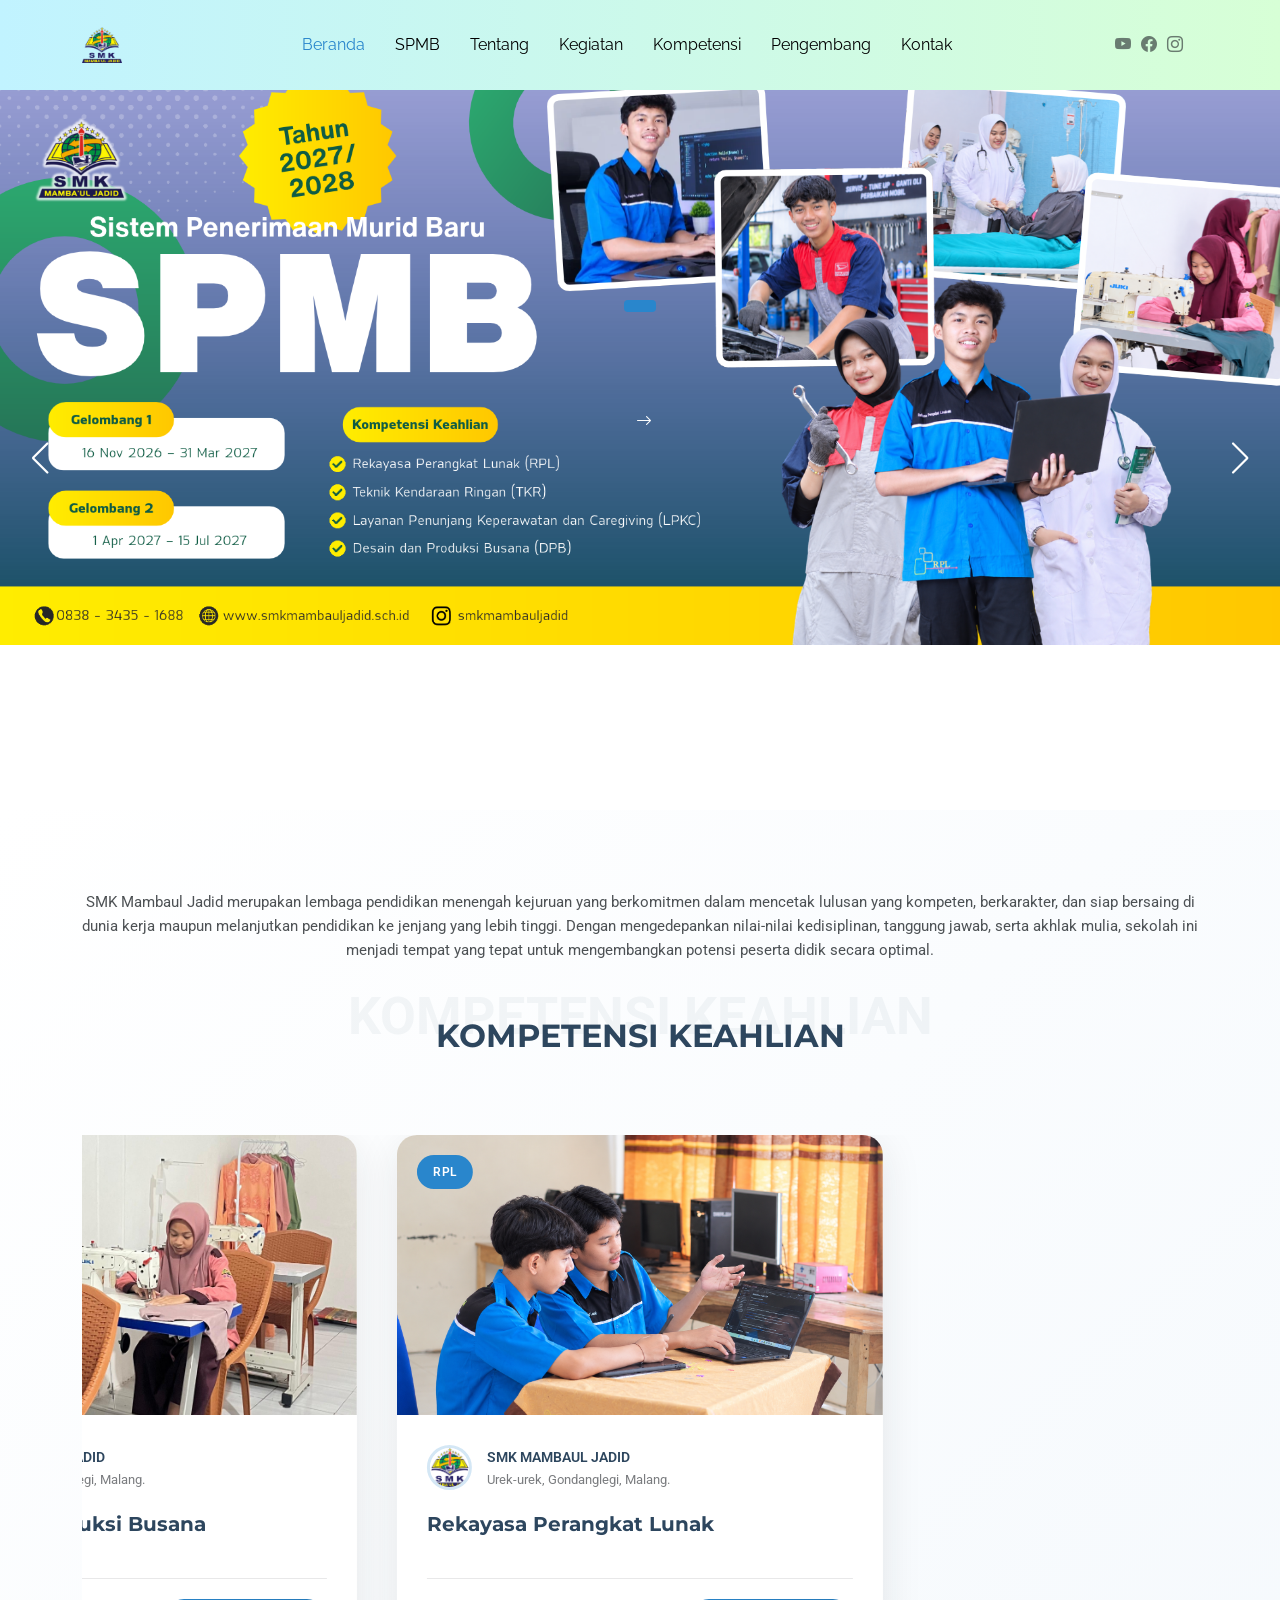
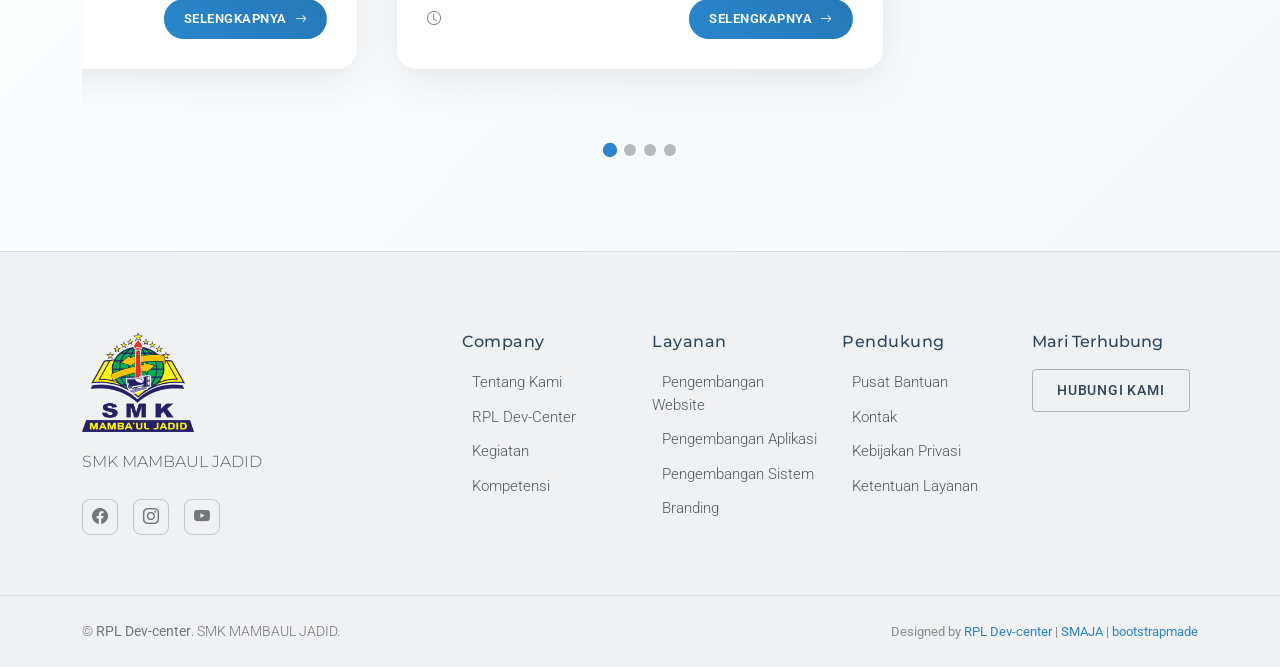
<file: index.html>
<!DOCTYPE html>
<html lang="en">

<head>
  <meta charset="utf-8">
  <meta content="width=device-width, initial-scale=1.0" name="viewport">
  <title>SMK Mambaul Jadid</title>
  <meta name="description" content="">
  <meta name="keywords" content="">

  <meta http-equiv="Cache-Control" content="no-cache, no-store, must-revalidate">
  <meta http-equiv="Pragma" content="no-cache">
  <meta http-equiv="Expires" content="0">

  <!-- Favicons -->
  <link href="assets/img/mambauljadid-SMK.png" rel="icon">
  <link href="assets/img/mambauljadid-SMK.png" rel="apple-touch-icon">
  <link rel="icon" type="image/png" href="assets/img/mambauljadid-SMK.png" sizes="32x32">

  <!-- (Opsional) Untuk perangkat Apple/Retina -->
  <link rel="apple-touch-icon" href="assets/img/mambauljadid-SMK.png">

  <!-- Fonts -->
  <link href="https://fonts.googleapis.com" rel="preconnect">
  <link href="https://fonts.gstatic.com" rel="preconnect" crossorigin>
  <link href="https://fonts.googleapis.com/css2?family=Roboto:ital,wght@0,100;0,300;0,400;0,500;0,700;0,900;1,100;1,300;1,400;1,500;1,700;1,900&family=Montserrat:ital,wght@0,100;0,200;0,300;0,400;0,500;0,600;0,700;0,800;0,900;1,100;1,200;1,300;1,400;1,500;1,600;1,700;1,800;1,900&family=Raleway:ital,wght@0,100;0,200;0,300;0,400;0,500;0,600;0,700;0,800;0,900;1,100;1,200;1,300;1,400;1,500;1,600;1,700;1,800;1,900&display=swap" rel="stylesheet">

  <!-- Vendor CSS Files -->
  <link href="assets/vendor/bootstrap/css/bootstrap.min.css" rel="stylesheet">
  <link href="assets/vendor/bootstrap-icons/bootstrap-icons.css" rel="stylesheet">
  <link href="assets/vendor/aos/aos.css" rel="stylesheet">
  <link href="assets/vendor/swiper/swiper-bundle.min.css" rel="stylesheet">
  <link href="https://cdn.jsdelivr.net/npm/bootstrap@5.3.8/dist/css/bootstrap.min.css" rel="stylesheet">

  <!-- Main CSS File -->
  <link href="assets/css/main.css" rel="stylesheet">
  <link href="assets/css/style.css" rel="stylesheet"> 

  <!-- Google tag (gtag.js) -->
  <script async src="https://www.googletagmanager.com/gtag/js?id=G-B103D5XCMV"></script>
  <script>
    window.dataLayer = window.dataLayer || [];
    function gtag(){dataLayer.push(arguments);}
    gtag('js', new Date());

    gtag('config', 'G-B103D5XCMV');
  </script>

  <!-- =======================================================
  * Template Name: Story
  * Template URL: https://bootstrapmade.com/story-bootstrap-blog-template/
  * Updated: Aug 11 2025 with Bootstrap v5.3.7
  * Author: BootstrapMade.com
  * License: https://bootstrapmade.com/license/
  ======================================================== -->
</head>

<body class="index-page">

  <header id="header" class="header atas d-flex align-items-center position-relative">
    <div class="container position-relative d-flex align-items-center justify-content-between">

      <a href="index.html" class="logo d-flex align-items-center me-auto me-xl-0">
      <!-- Uncomment the line below if you also wish to use an image logo -->
      <!-- <img src="assets/img/logo.webp" alt=""> -->
      <img src="assets/img/mambauljadid-SMK.png" alt=""> 
      </a>

      <nav id="navmenu" class="navmenu" class="navbar-dark" >
      <ul>
          <li><a href="index.html" class="active">Beranda</a></li>
          <li><a href="SPMB27_28.html">SPMB</a></li>
          <li><a href="about.html">Tentang</a></li>
          <li><a href="activity.html">Kegiatan</a></li>
          <li><a href="blog-details.html">Kompetensi</a></li>
          <li><a href="author-profile.html">Pengembang</a></li>
          <li><a href="contact.html">Kontak</a></li>
      </ul>
      <i class="mobile-nav-toggle d-xl-none bi bi-list"></i>
      </nav>

      <div class="header-social-links">
      <a href="https://www.youtube.com/@smkmambauljadid7494" aria-label="Youtube"><i class="bi bi-youtube"></i></a>
      <a href="https://www.facebook.com/smkmambauljadid" aria-label="Facebook"><i class="bi bi-facebook"></i></a>
      <a href="https://www.instagram.com/smkmambauljadid/" class="instagram"><i class="bi bi-instagram"></i></a>
      </div>

    </div>
  </header>

  <main class="main">

    <!-- Blog Hero Section -->
    <section id="blog-hero" class="blog-hero section">

      <div class="container-fluid p-0" data-aos="fade">

        <div class="blog-hero-slider swiper init-swiper">
          <script type="application/json" class="swiper-config">
            {
              "loop": true,
              "speed": 1000,
              "effect": "fade",
              "autoplay": {
                "delay": 5000
              },
              "slidesPerView": 1,
              "navigation": {
                "nextEl": ".swiper-button-next",
                "prevEl": ".swiper-button-prev"
              }
            }
          </script>

          <div class="swiper-wrapper">

            <div class="swiper-slide">
              <div class="blog-hero slide">
                <img src="assets/img/spmb/Banner_SPMB_27-28_Website.png" alt="Blog Hero Image" class="img-fluid">
                <div class="blog-hero-content">
                  <span class="category"></span>
                  <h1></h1>
                  <div class="meta">
                    <span class="author"> <a href="#"></a></span>
                    <span class="date"></span>
                    <span class="read-time"></span>
                    <span class="views"></span>
                  </div>
                  <a href="blog-details.html" class="read-more"> <i class="bi bi-arrow-right"></i></a>
                </div>
              </div>
            </div><!-- End slide item -->
            <!--ganti fotonya-->
            <div class="swiper-slide">
              <div class="blog-hero-item">
                <img src="assets/img/kunjunganindustri/Kunjungan_SMK_Pocari_2026.jpeg" alt="Blog Hero Image" class="img-fluid">
                <div class="blog-hero-content">
                  <span class="category">KUNJUNGAN INDUSTRI 2026</span>
                  <h1>KUNJUNGAN INDUSTRI 2026</h1>
                  <div class="meta">
                    <span class="author"><a href="#"></a></span>
                    <span class="date">4 Agustus, 2026</span>
                  </div>
                  <a href="blog-details.html" class="read-more">Selengkapnya <i class="bi bi-arrow-right"></i></a>
                </div>
              </div>
            </div><!-- End slide item -->

            <div class="swiper-slide">
              <div class="blog-hero-item">
                <img src="assets/img/mpls/2.png" alt="Blog Hero Image" class="img-fluid">
                <div class="blog-hero-content">
                  <span class="category">MPLS 2026</span>
                  <h1>MPLS 2026</h1>
                  <div class="meta">
                    <span class="author"><a href="#"></a></span>
                    <span class="date">13 - 18 Juli, 2026</span>
                  </div>
                  <a href="blog-details.html" class="read-more">Selengkapnya <i class="bi bi-arrow-right"></i></a>
                </div>
              </div>
            </div><!-- End slide item -->

            <div class="swiper-slide">
              <div class="blog-hero-item">
                <img src="assets/img/mpls/3.png" alt="Blog Hero Image" class="img-fluid">
                <div class="blog-hero-content">
                  <span class="category">MPLS 2026</span>
                  <h1>MPLS 2026</h1>
                  <div class="meta">
                    <span class="author"><a href="#"></a></span>
                    <span class="date">13 - 18 Juli, 2026</span>
                  </div>
                  <a href="blog-details.html" class="read-more">Selengkapnya <i class="bi bi-arrow-right"></i></a>
                </div>
              </div>
            </div><!-- End slide item -->

            <div class="swiper-slide">
              <div class="blog-hero-item">
                <img src="assets/img/mpls/4.png" alt="Blog Hero Image" class="img-fluid">
                <div class="blog-hero-content">
                  <span class="category">MPLS 2026</span>
                  <h1>MPLS 2026</h1>
                  <div class="meta">
                    <span class="author"><a href="#"></a></span>
                    <span class="date">13 - 18 Juli, 2026</span>
                  </div>
                  <a href="blog-details.html" class="read-more">Selengkapnya <i class="bi bi-arrow-right"></i></a>
                </div>
              </div>
            </div><!-- End slide item -->

            <div class="swiper-slide">
              <div class="blog-hero-item">
                <img src="assets/img/mpls/5.png" alt="Blog Hero Image" class="img-fluid">
                <div class="blog-hero-content">
                  <span class="category">MPLS 2026</span>
                  <h1>MPLS 2026</h1>
                  <div class="meta">
                    <span class="author"><a href="#"></a></span>
                    <span class="date">13 - 18 Juli, 2026</span>
                  </div>
                  <a href="blog-details.html" class="read-more">Selengkapnya <i class="bi bi-arrow-right"></i></a>
                </div>
              </div>
            </div><!-- End slide item -->

          </div>

          <div class="swiper-button-prev"></div>
          <div class="swiper-button-next"></div>

        </div>

      </div>

    </section><!-- /Blog Hero Section -->

    <!-- Featured Posts Section -->
    <section id="featured-posts" class="featured-posts section">

      <!-- Section Title -->
    <div class="container text-center">
       <p>SMK Mambaul Jadid merupakan lembaga pendidikan menengah kejuruan yang berkomitmen dalam mencetak lulusan yang kompeten,
            berkarakter, dan siap bersaing di dunia kerja maupun melanjutkan pendidikan ke jenjang yang lebih tinggi.
            Dengan mengedepankan nilai-nilai kedisiplinan, tanggung jawab, serta akhlak mulia,
            sekolah ini menjadi tempat yang tepat untuk mengembangkan potensi peserta didik secara optimal.</p>
      <div class="container section-title" data-aos="fade-up">
        <span class="description-title">Kompetensi Keahlian</span>
        <h2>Kompetensi Keahlian</h2>
      </div>
    </div><!-- End Section Title -->

      <div class="container" data-aos="fade-up" data-aos-delay="100">

        <div class="blog-posts-slider swiper init-swiper">
          <script type="application/json" class="swiper-config">
            {
              "loop": true,
              "speed": 600,
              "autoplay": {
                "delay": 4500
              },
              "slidesPerView": 1,
              "spaceBetween": 40,
              "centeredSlides": true,
              "breakpoints": {
                "768": {
                  "slidesPerView": 1.5,
                  "spaceBetween": 30
                },
                "1200": {
                  "slidesPerView": 2.2,
                  "spaceBetween": 40
                }
              },
              "pagination": {
                "el": ".swiper-pagination",
                "clickable": true
              }
            }
          </script>

          <div class="swiper-wrapper">

            <div class="swiper-slide">
              <article class="blog-card">
                <div class="blog-image">
                  <img src="assets/img/jurusan/IMG_8128.PNG" alt="Blog Image" loading="lazy">
                  <div class="category-badge">RPL</div>
                </div>

              <!---->
                <div class="blog-content">
                  <div class="author-info">
                    <img src="assets/img/mambauljadid-SMK.png" alt="Author" class="author-avatar">
                    <div class="author-details">
                      <span class="author-name">SMK MAMBAUL JADID</span>
                      <span class="publish-date">Urek-urek, Gondanglegi, Malang.</span>
                    </div>
                  </div>

                  <h3><a href="#">Rekayasa Perangkat Lunak</a></h3>
                  <p></p>
                  <div class="blog-footer">
                    <div class="reading-time">
                      <i class="bi bi-clock"></i>
                    </div>
                    <a href="blog-details.html" class="btn-read-more">
                      <span>Selengkapnya</span>
                      <i class="bi bi-arrow-right"></i>
                    </a>
                  </div>
                </div>
              </article>
            </div><!-- End slide item -->

            <div class="swiper-slide">
              <article class="blog-card">
                <div class="blog-image">
                  <img src="assets/img/blog/KPR(1).jpg" alt="Blog Image" loading="lazy">
                  <div class="category-badge">LPKC</div>
                </div>

            <!---->
                <div class="blog-content">
                  <div class="author-info">
                    <img src="assets/img/mambauljadid-SMK.png" alt="Author" class="author-avatar">
                    <div class="author-details">
                      <span class="author-name">SMK MAMBAUL JADID</span>
                      <span class="publish-date">Urek-urek, Gondanglegi, Malang.</span>
                    </div>
                  </div>

                  <h3><a href="#">Layanan Penunjang Keperawatan & Caregiving</a></h3>
                  <p></p>
                  <div class="blog-footer">
                    <div class="reading-time">
                      <i class="bi bi-clock"></i>
                    </div>
                    <a href="blog-details.html" class="btn-read-more">
                      <span>Selengkapnya</span>
                      <i class="bi bi-arrow-right"></i>
                    </a>
                  </div>
                </div>
              </article>
            </div><!-- End slide item -->

            <div class="swiper-slide">
              <article class="blog-card">
                <div class="blog-image">
                  <img src="assets/img/blog/TKR(1).jpg" alt="Blog Image" loading="lazy">
                  <div class="category-badge">TKR</div>
                </div>

              <!---->
                <div class="blog-content">
                  <div class="author-info">
                    <img src="assets/img/mambauljadid-SMK.png" alt="Author" class="author-avatar">
                    <div class="author-details">
                      <span class="author-name">SMK MAMBAUL JADID</span>
                      <span class="publish-date">Urek-urek, Gondanglegi, Malang.</span>
                    </div>
                  </div>

                  <h3><a href="#">Teknik Kendaraan Ringan Otomotif</a></h3>
                  <p></p>
                  <div class="blog-footer">
                    <div class="reading-time">
                      <i class="bi bi-clock"></i>
                    </div>
                    <a href="blog-details.html" class="btn-read-more">
                      <span>Selengkapnya</span>
                      <i class="bi bi-arrow-right"></i>
                    </a>
                  </div>
                </div>
              </article>
            </div><!-- End slide item -->

            <div class="swiper-slide">
              <article class="blog-card">
                <div class="blog-image">
                  <img src="assets/img/blog/TBS(1).jpg" alt="Blog Image" loading="lazy">
                  <div class="category-badge">DPB</div>
                </div>

              <!---->
                <div class="blog-content">
                  <div class="author-info">
                    <img src="assets/img/mambauljadid-SMK.png" alt="Author" class="author-avatar">
                    <div class="author-details">
                      <span class="author-name">SMK MAMBAUL JADID</span>
                      <span class="publish-date">Urek-urek, Gondanglegi, Malang.</span>
                    </div>
                  </div>

                  <h3><a href="#">Desain dan Produksi Busana</a></h3>
                  <p></p>
                  <div class="blog-footer">
                    <div class="reading-time">
                      <i class="bi bi-clock"></i>
                    </div>
                    <a href="blog-details.html" class="btn-read-more">
                      <span>Selengkapnya</span>
                      <i class="bi bi-arrow-right"></i>
                    </a>
                  </div>
                </div>
              </article>
            </div><!-- End slide item -->
          </div>

          <div class="swiper-pagination"></div>
        </div>

      </div>

    </section><!-- /Featured Posts Section -->

  </main>

  <footer id="footer" class="footer position-relative light-background">

    <div class="container">
      <div class="row gy-5">

        <div class="col-lg-4">
          <div class="footer-brand">
            <a href="index.html" class="logo d-flex align-items-center mb-3">
              <img src="assets/img/mambauljadid-SMK.png" alt="" class="gambar"> 
            </a>
            <h1 class="tagline">SMK MAMBAUL JADID</h1>
            <div class="social-links mt-4">
              <a href="https://www.facebook.com/smkmambauljadid" aria-label="Facebook"><i class="bi bi-facebook"></i></a>
              <a href="https://www.instagram.com/smkmambauljadid/" aria-label="Instagram"><i class="bi bi-instagram"></i></a>
              <a href="https://www.youtube.com/@smkmambauljadid7494" aria-label="Youtube"><i class="bi bi-youtube"></i></a>
            </div>
          </div>
        </div>

        <div class="col-lg-6">
          <div class="footer-links-grid">
            <div class="row">
              <div class="col-6 col-md-4">
                <h5>Company</h5>
                <ul class="list-unstyled">
                  <li><a href="about.html">Tentang Kami</a></li>
                  <li><a href="author-profile.html">RPL Dev-Center</a></li>
                  <li><a href="activity.html">Kegiatan</a></li>
                  <li><a href="blog-details.html">Kompetensi</a></li>
                </ul>
              </div>
              <div class="col-6 col-md-4">
                <h5>Layanan</h5>
                <ul class="list-unstyled">
                  <li><a href="#">Pengembangan Website</a></li>
                  <li><a href="#">Pengembangan Aplikasi</a></li>
                  <li><a href="#">Pengembangan Sistem</a></li>
                  <li><a href="#">Branding</a></li>
                </ul>
              </div>
              <div class="col-6 col-md-4">
                <h5>Pendukung</h5>
                <ul class="list-unstyled">
                  <li><a href="#">Pusat Bantuan</a></li>
                  <li><a href="#">Kontak</a></li>
                  <li><a href="#">Kebijakan Privasi</a></li>
                  <li><a href="#">Ketentuan Layanan</a></li>
                </ul>
              </div>
            </div>
          </div>
        </div>

        <div class="col-lg-2">
          <div class="footer-cta">
            <h5>Mari Terhubung</h5>
            <a href="contact.html" class="btn btn-outline">Hubungi Kami</a>
          </div>
        </div>

      </div>
    </div>

    <div class="footer-bottom">
      <div class="container">
        <div class="row">
          <div class="col-12">
            <div class="footer-bottom-content">
              <p class="mb-0">© <strong>RPL Dev-center</strong>. SMK MAMBAUL JADID.</p>
              <div class="credits">
                <!-- All the links in the footer should remain intact. -->
                <!-- You can delete the links only if you've purchased the pro version. -->
                <!-- Licensing information: https://bootstrapmade.com/license/ -->
                <!-- Purchase the pro version with working PHP/AJAX contact form: [buy-url] -->
                Designed by <a href="https://bootstrapmade.com/">RPL Dev-center</a> | <a href="https://bootstrapmade.com/tools/">SMAJA</a> | <a href="https://bootstrapmade.com">bootstrapmade</a>
              </div>
            </div>
          </div>
        </div>
      </div>
    </div>

  </footer>

  <!-- Scroll Top -->
  <a href="#" id="scroll-top" class="scroll-top d-flex align-items-center justify-content-center"><i class="bi bi-arrow-up-short"></i></a>

  <!-- Preloader -->
  <div id="preloader"></div>

  <!-- Vendor JS Files -->
  <script src="assets/vendor/bootstrap/js/bootstrap.bundle.min.js"></script>
  <script src="assets/vendor/php-email-form/validate.js"></script>
  <script src="assets/vendor/aos/aos.js"></script>
  <script src="assets/vendor/swiper/swiper-bundle.min.js"></script>
  <script src="assets/vendor/purecounter/purecounter_vanilla.js"></script>

  <!-- Main JS File -->
  <script src="assets/js/main.js"></script>

</body>

</html>
</file>
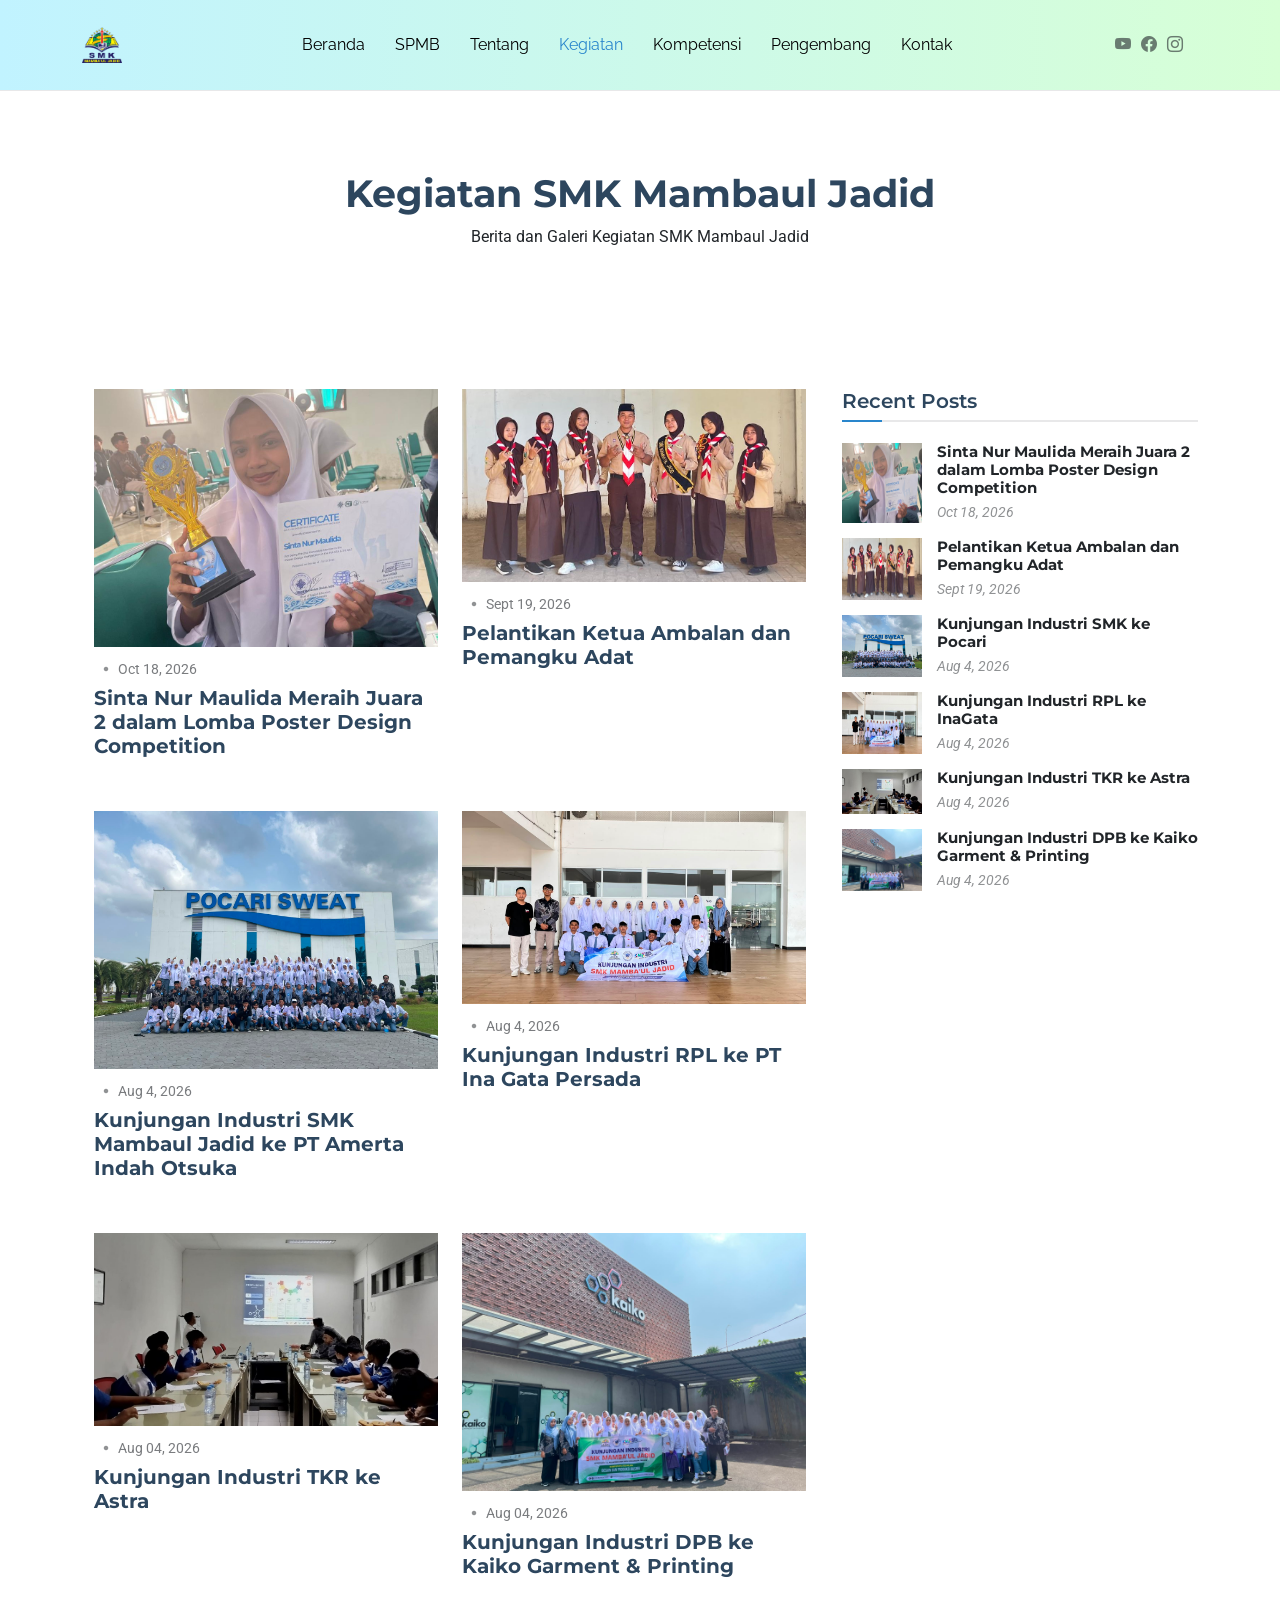
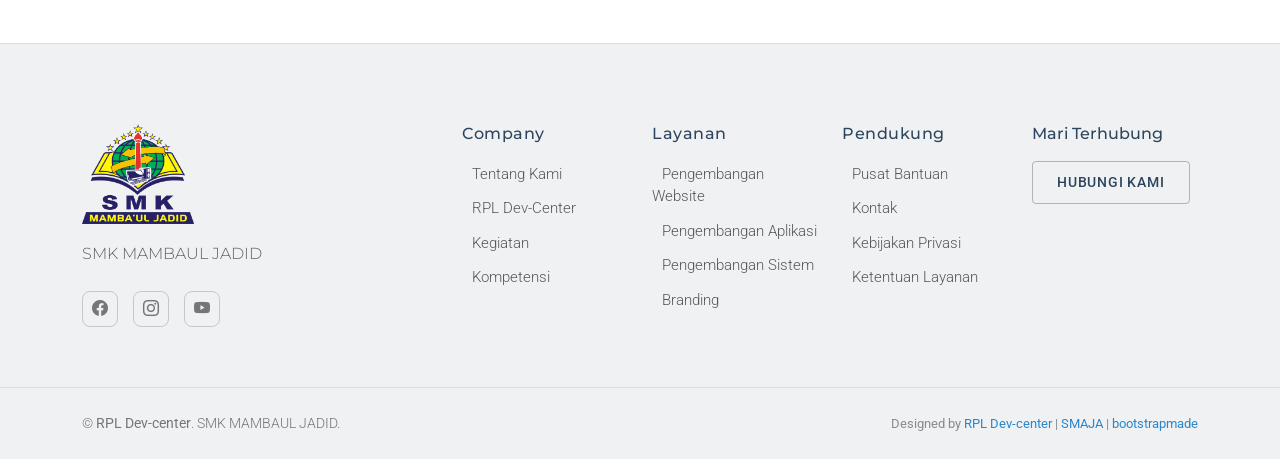
<file: activity.html>
<!DOCTYPE html>
<html lang="en">

<head>
  <meta charset="utf-8">
  <meta content="width=device-width, initial-scale=1.0" name="viewport">
  <title>SMK Mambaul Jadid</title>
  <meta name="description" content="">
  <meta name="keywords" content="">

  <meta http-equiv="Cache-Control" content="no-cache, no-store, must-revalidate">
  <meta http-equiv="Pragma" content="no-cache">
  <meta http-equiv="Expires" content="0">

  <!-- Favicons -->
  <link href="assets/img/mambauljadid-SMK.png" rel="icon">
  <link href="assets/img/mambauljadid-SMK.png" rel="apple-touch-icon">
  <link rel="icon" type="image/png" href="assets/img/mambauljadid-SMK.png" sizes="32x32">

  <!-- (Opsional) Untuk perangkat Apple/Retina -->
  <link rel="apple-touch-icon" href="assets/img/mambauljadid-SMK.png">
  
  <!-- Fonts -->
  <link href="https://fonts.googleapis.com" rel="preconnect">
  <link href="https://fonts.gstatic.com" rel="preconnect" crossorigin>
  <link href="https://fonts.googleapis.com/css2?family=Roboto:ital,wght@0,100;0,300;0,400;0,500;0,700;0,900;1,100;1,300;1,400;1,500;1,700;1,900&family=Montserrat:ital,wght@0,100;0,200;0,300;0,400;0,500;0,600;0,700;0,800;0,900;1,100;1,200;1,300;1,400;1,500;1,600;1,700;1,800;1,900&family=Raleway:ital,wght@0,100;0,200;0,300;0,400;0,500;0,600;0,700;0,800;0,900;1,100;1,200;1,300;1,400;1,500;1,600;1,700;1,800;1,900&display=swap" rel="stylesheet">

  <!-- Vendor CSS Files -->
  <link href="assets/vendor/bootstrap/css/bootstrap.min.css" rel="stylesheet">
  <link href="assets/vendor/bootstrap-icons/bootstrap-icons.css" rel="stylesheet">
  <link href="assets/vendor/aos/aos.css" rel="stylesheet">
  <link href="assets/vendor/swiper/swiper-bundle.min.css" rel="stylesheet">

  <!-- Main CSS File -->
  <link href="assets/css/main.css" rel="stylesheet">
  <link href="assets/css/style.css" rel="stylesheet">

  <!-- Google tag (gtag.js) -->
  <script async src="https://www.googletagmanager.com/gtag/js?id=G-B103D5XCMV"></script>
  <script>
    window.dataLayer = window.dataLayer || [];
    function gtag(){dataLayer.push(arguments);}
    gtag('js', new Date());

    gtag('config', 'G-B103D5XCMV');
  </script>

  <!-- =======================================================
  * Template Name: Story
  * Template URL: https://bootstrapmade.com/story-bootstrap-blog-template/
  * Updated: Aug 11 2025 with Bootstrap v5.3.7
  * Author: BootstrapMade.com
  * License: https://bootstrapmade.com/license/
  ======================================================== -->
</head>

<body class="category-page">

  <header id="header" class="header atas d-flex align-items-center position-relative">
    <div class="container position-relative d-flex align-items-center justify-content-between">

      <a href="index.html" class="logo d-flex align-items-center me-auto me-xl-0">
        <!-- Uncomment the line below if you also wish to use an image logo -->
        <!-- <img src="assets/img/logo.webp" alt=""> -->
        <img src="assets/img/mambauljadid-SMK.png" alt=""> 
      </a>

      <nav id="navmenu" class="navmenu">
        <ul>
          <li><a href="index.html">Beranda</a></li>
          <li><a href="SPMB27_28.html">SPMB</a></li>
          <li><a href="about.html">Tentang</a></li>
          <li><a href="activity.html" class="active">Kegiatan</a></li>
          <li><a href="blog-details.html">Kompetensi</a></li>
          <li><a href="author-profile.html">Pengembang</a></li>
          <li><a href="contact.html">Kontak</a></li>
        </ul>
        <i class="mobile-nav-toggle d-xl-none bi bi-list"></i>
      </nav>

      <div class="header-social-links">
        <a href="https://www.youtube.com/@smkmambauljadid7494" aria-label="Youtube"><i class="bi bi-youtube"></i></a>
        <a href="https://www.facebook.com/smkmambauljadid" aria-label="Facebook"><i class="bi bi-facebook"></i></a>
        <a href="https://www.instagram.com/smkmambauljadid/" class="instagram"><i class="bi bi-instagram"></i></a>
      </div>

    </div>
  </header>

  <main class="main">

    <!-- Page Title -->
    <div class="page-title">
      <div class="heading">
        <div class="container">
          <div class="row d-flex justify-content-center text-center">
            <div class="col-lg-8">
              <h1 class="heading-title">Kegiatan SMK Mambaul Jadid</h1>
              <p class="mb-0">Berita dan Galeri Kegiatan SMK Mambaul Jadid</p>
            </div>
          </div>
        </div>
      </div>
    </div><!-- End Page Title -->

    <div class="container">
      <div class="row">

        <div class="col-lg-8">

          <!-- Category Postst Section -->
          <section id="category-postst" class="category-postst section">

            <div class="container" data-aos="fade-up" data-aos-delay="100">

              <div class="row gy-5">

                <div class="col-lg-6">
                  <article>
                    <div class="post-img">
                      <img src="assets/img/kegiatan/Juara_2_Al_Qolam.jpeg" alt="" class="img-fluid">
                    </div>
                    <div class="meta-top">
                      <ul>
                        <li class="d-flex align-items-center"><i class="bi bi-dot"></i> <a href="#"><time datetime="2026-08-04">Oct 18, 2026</time></a></li>
                      </ul>
                    </div>
                    <h2 class="title">
                      <a href="#">Sinta Nur Maulida Meraih Juara 2 dalam Lomba Poster Design Competition</a>
                    </h2>
                  </article>
                </div><!-- End post list item -->

                <div class="col-lg-6">
                  <article>
                    <div class="post-img">
                      <img src="assets/img/kegiatan/Pelantikan_Ketua_Ambalan.jpeg" alt="" class="img-fluid">
                    </div>
                    <div class="meta-top">
                      <ul>
                        <li class="d-flex align-items-center"><i class="bi bi-dot"></i> <a href="#"><time datetime="2026-08-04">Sept 19, 2026</time></a></li>
                      </ul>
                    </div>
                    <h2 class="title">
                      <a href="#">Pelantikan Ketua Ambalan dan Pemangku Adat</a>
                    </h2>
                  </article>
                </div><!-- End post list item -->

                <div class="col-lg-6">
                  <article>
                    <div class="post-img">
                      <img src="assets/img/kunjunganindustri/Kunjungan_SMK_Pocari_2026.jpeg" alt="" class="img-fluid">
                    </div>
                    <div class="meta-top">
                      <ul>
                        <li class="d-flex align-items-center"><i class="bi bi-dot"></i> <a href="#"><time datetime="2026-08-04">Aug 4, 2026</time></a></li>
                      </ul>
                    </div>
                    <h2 class="title">
                      <a href="#">Kunjungan Industri SMK Mambaul Jadid ke PT Amerta Indah Otsuka</a>
                    </h2>
                  </article>
                </div><!-- End post list item -->

                <div class="col-lg-6">
                  <article>
                    <div class="post-img">
                      <img src="assets/img/kunjunganindustri/Kunjungan_RPL_InaGata_2026.jpeg" alt="" class="img-fluid">
                    </div>
                    <div class="meta-top">
                      <ul>
                        <li class="d-flex align-items-center"><i class="bi bi-dot"></i> <a href="#"><time datetime="2026-08-04">Aug 4, 2026</time></a></li>
                      </ul>
                    </div>
                    <h2 class="title">
                      <a href="#">Kunjungan Industri RPL ke PT Ina Gata Persada</a>
                    </h2>
                  </article>
                </div><!-- End post list item -->

                <div class="col-lg-6">
                  <article>
                    <div class="post-img">
                      <img src="assets/img/kunjunganindustri/Kunjungan_TKR-Astra_2026.jpeg" alt="" class="img-fluid">
                    </div>
                    <div class="meta-top">
                      <ul>
                        <li class="d-flex align-items-center"><i class="bi bi-dot"></i> <a href="#"><time datetime="2026-08-04">Aug 04, 2026</time></a></li>
                      </ul>
                    </div>
                    <h2 class="title">
                      <a href="#">Kunjungan Industri TKR ke Astra</a>
                    </h2>
                  </article>
                </div><!-- End post list item -->

                <div class="col-lg-6">
                  <article>
                    <div class="post-img">
                      <img src="assets/img/kunjunganindustri/Kunjungan_DPB-kaiko_2026.jpeg" alt="" class="img-fluid">
                    </div>
                    <div class="meta-top">
                      <ul>
                        <li class="d-flex align-items-center"><i class="bi bi-dot"></i> <a href="#"><time datetime="2026-08-04">Aug 04, 2026</time></a></li>
                      </ul>
                    </div>
                    <h2 class="title">
                      <a href="#">Kunjungan Industri DPB ke Kaiko Garment & Printing</a>
                    </h2>
                  </article>
                </div><!-- End post list item -->

              </div><!-- End blog posts list -->

            </div>

          </section><!-- /Category Postst Section -->

        </div>

        <div class="col-lg-4 sidebar">

          <div class="widgets-container">

            <!-- Recent Posts Widget -->
            <div class="recent-posts-widget widget-item">

              <h3 class="widget-title">Recent Posts</h3>

              <div class="post-item">
                <img src="assets/img/kegiatan/Juara_2_Al_Qolam.jpeg" alt="" class="flex-shrink-0">
                <div>
                  <h4><a href="blog-details.html">Sinta Nur Maulida Meraih Juara 2 dalam Lomba Poster Design Competition</a></h4>
                  <time datetime="2026-10-18">Oct 18, 2026</time>
                </div>
              </div><!-- End recent post item-->

              <div class="post-item">
                <img src="assets/img/kegiatan/Pelantikan_Ketua_Ambalan.jpeg" alt="" class="flex-shrink-0">
                <div>
                  <h4><a href="blog-details.html">Pelantikan Ketua Ambalan dan Pemangku Adat</a></h4>
                  <time datetime="2026-09-19">Sept 19, 2026</time>
                </div>
              </div><!-- End recent post item-->
              
              <div class="post-item">
                <img src="assets/img/kunjunganindustri/Kunjungan_SMK_Pocari_2026.jpeg" alt="" class="flex-shrink-0">
                <div>
                  <h4><a href="blog-details.html">Kunjungan Industri SMK ke Pocari</a></h4>
                  <time datetime="2026-08-04">Aug 4, 2026</time>
                </div>
              </div><!-- End recent post item-->

              <div class="post-item">
                <img src="assets/img/kunjunganindustri/Kunjungan_RPL_InaGata_2026.jpeg" alt="" class="flex-shrink-0">
                <div>
                  <h4><a href="blog-details.html">Kunjungan Industri RPL ke InaGata</a></h4>
                  <time datetime="2026-08-04">Aug 4, 2026</time>
                </div>
              </div><!-- End recent post item-->

              <div class="post-item">
                <img src="assets/img/kunjunganindustri/Kunjungan_TKR-Astra_2026.jpeg" alt="" class="flex-shrink-0">
                <div>
                  <h4><a href="#">Kunjungan Industri TKR ke Astra</a></h4>
                  <time datetime="2026-08-04">Aug 4, 2026</time>
                </div>
              </div><!-- End recent post item-->

              <div class="post-item">
                <img src="assets/img/kunjunganindustri/Kunjungan_DPB-kaiko_2026.jpeg" alt="" class="flex-shrink-0">
                <div>
                  <h4><a href="#">Kunjungan Industri DPB ke Kaiko Garment & Printing</a></h4>
                  <time datetime="2026-08-04">Aug 4, 2026</time>
                </div>
              </div><!-- End recent post item-->

            </div><!--/Recent Posts Widget -->

          </div>

        </div>

      </div>
    </div>

  </main>

  <footer id="footer" class="footer position-relative light-background">

    <div class="container">
      <div class="row gy-5">

        <div class="col-lg-4">
          <div class="footer-brand">
            <a href="index.html" class="logo d-flex align-items-center mb-3">
              <img src="assets/img/mambauljadid-SMK.png" alt="" class="gambar"> 
            </a>
            <h1 class="tagline">SMK MAMBAUL JADID</h1>
            <div class="social-links mt-4">
              <a href="https://www.facebook.com/smkmambauljadid" aria-label="Facebook"><i class="bi bi-facebook"></i></a>
              <a href="https://www.instagram.com/smkmambauljadid/" aria-label="Instagram"><i class="bi bi-instagram"></i></a>
              <a href="https://www.youtube.com/@smkmambauljadid7494" aria-label="Youtube"><i class="bi bi-youtube"></i></a>
            </div>
          </div>
        </div>

        <div class="col-lg-6">
          <div class="footer-links-grid">
            <div class="row">
              <div class="col-6 col-md-4">
                <h5>Company</h5>
                <ul class="list-unstyled">
                  <li><a href="about.html">Tentang Kami</a></li>
                  <li><a href="author-profile.html">RPL Dev-Center</a></li>
                  <li><a href="activity.html">Kegiatan</a></li>
                  <li><a href="blog-details.html">Kompetensi</a></li>
                </ul>
              </div>
              <div class="col-6 col-md-4">
                <h5>Layanan</h5>
                <ul class="list-unstyled">
                  <li><a href="#">Pengembangan Website</a></li>
                  <li><a href="#">Pengembangan Aplikasi</a></li>
                  <li><a href="#">Pengembangan Sistem</a></li>
                  <li><a href="#">Branding</a></li>
                </ul>
              </div>
              <div class="col-6 col-md-4">
                <h5>Pendukung</h5>
                <ul class="list-unstyled">
                  <li><a href="#">Pusat Bantuan</a></li>
                  <li><a href="#">Kontak</a></li>
                  <li><a href="#">Kebijakan Privasi</a></li>
                  <li><a href="#">Ketentuan Layanan</a></li>
                </ul>
              </div>
            </div>
          </div>
        </div>

        <div class="col-lg-2">
          <div class="footer-cta">
            <h5>Mari Terhubung</h5>
            <a href="contact.html" class="btn btn-outline">Hubungi Kami</a>
          </div>
        </div>

      </div>
    </div>

    <div class="footer-bottom">
      <div class="container">
        <div class="row">
          <div class="col-12">
            <div class="footer-bottom-content">
              <p class="mb-0">© <strong>RPL Dev-center</strong>. SMK MAMBAUL JADID.</p>
              <div class="credits">
                <!-- All the links in the footer should remain intact. -->
                <!-- You can delete the links only if you've purchased the pro version. -->
                <!-- Licensing information: https://bootstrapmade.com/license/ -->
                <!-- Purchase the pro version with working PHP/AJAX contact form: [buy-url] -->
                Designed by <a href="https://bootstrapmade.com/">RPL Dev-center</a> | <a href="https://bootstrapmade.com/tools/">SMAJA</a> | <a href="https://bootstrapmade.com">bootstrapmade</a>
              </div>
            </div>
          </div>
        </div>
      </div>
    </div>

  </footer>

  <!-- Scroll Top -->
  <a href="#" id="scroll-top" class="scroll-top d-flex align-items-center justify-content-center"><i class="bi bi-arrow-up-short"></i></a>

  <!-- Preloader -->
  <div id="preloader"></div>

  <!-- Vendor JS Files -->
  <script src="assets/vendor/bootstrap/js/bootstrap.bundle.min.js"></script>
  <script src="assets/vendor/php-email-form/validate.js"></script>
  <script src="assets/vendor/aos/aos.js"></script>
  <script src="assets/vendor/swiper/swiper-bundle.min.js"></script>
  <script src="assets/vendor/purecounter/purecounter_vanilla.js"></script>

  <!-- Main JS File -->
  <script src="assets/js/main.js"></script>

</body>

</html>
</file>
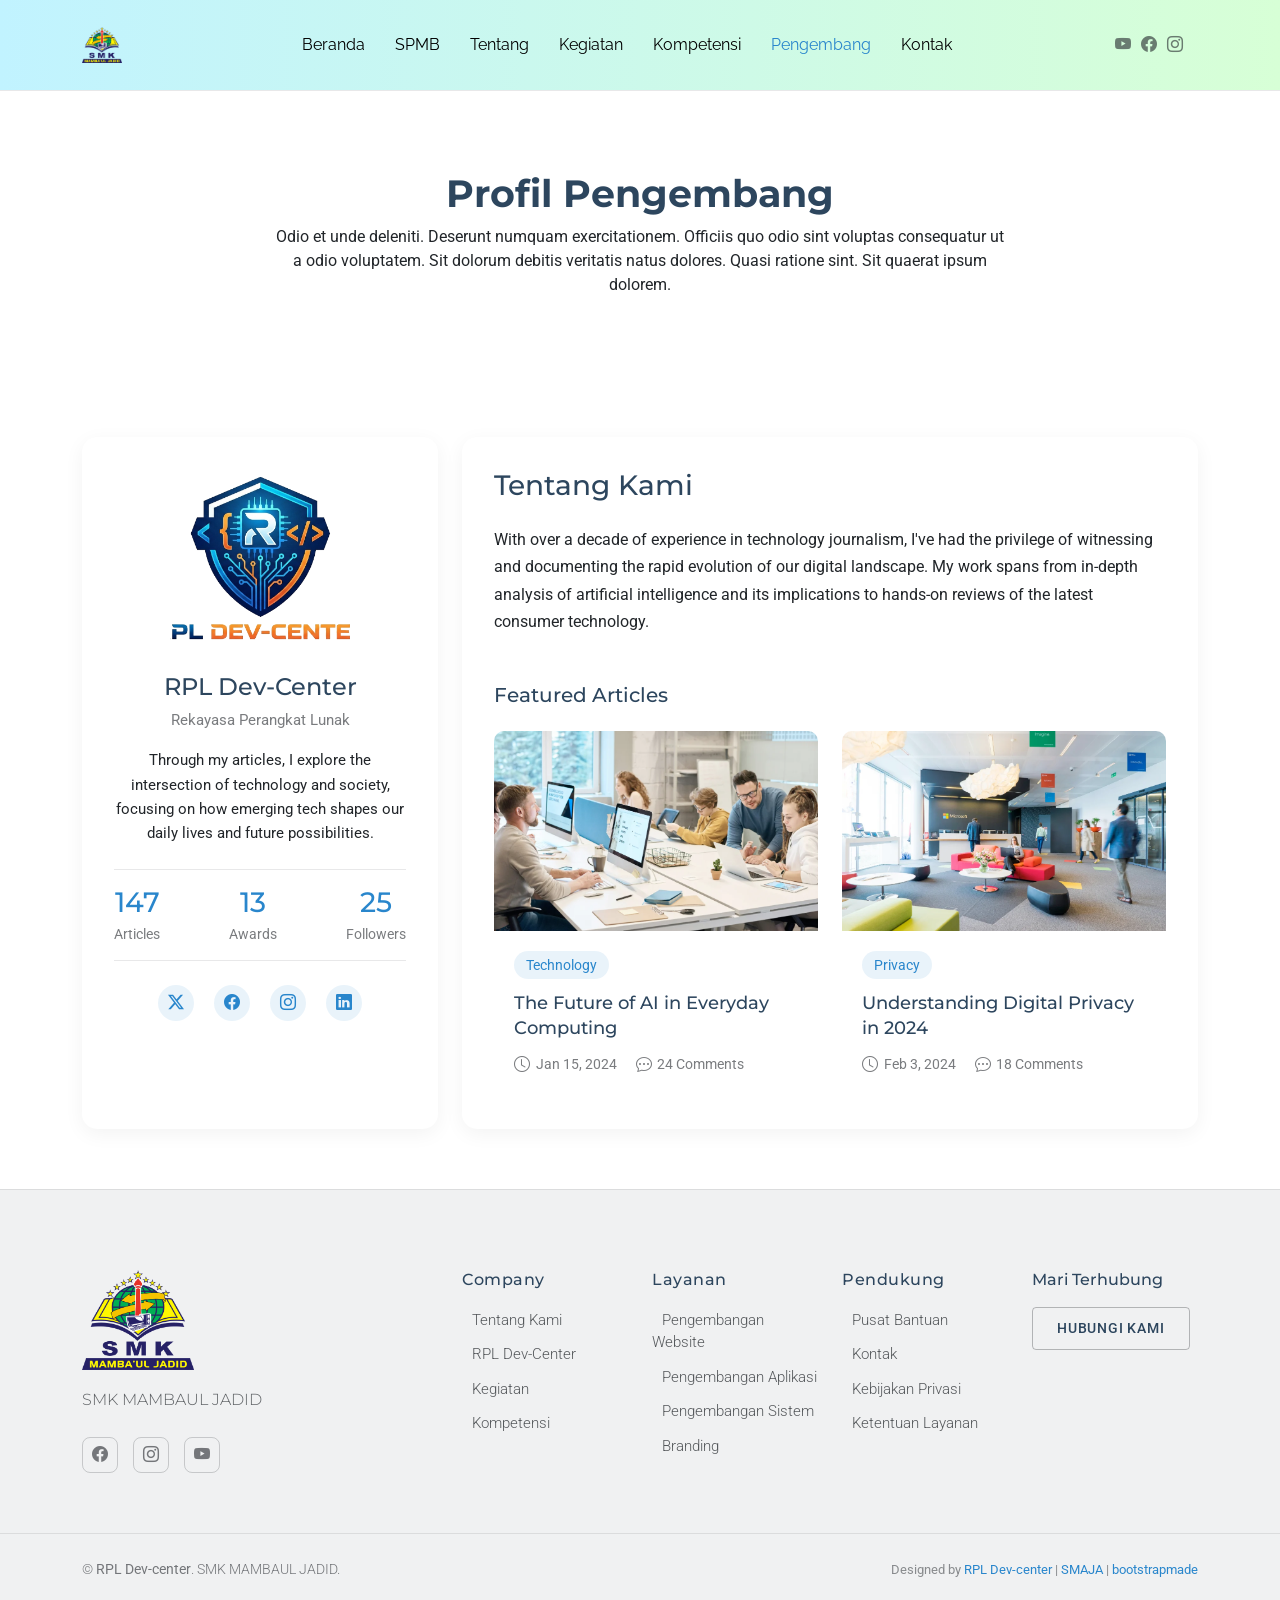
<file: author-profile.html>
<!DOCTYPE html>
<html lang="en">

<head>
  <meta charset="utf-8">
  <meta content="width=device-width, initial-scale=1.0" name="viewport">
  <title>SMK Mambaul Jadid</title>
  <meta name="description" content="">
  <meta name="keywords" content="">
  
  <meta http-equiv="Cache-Control" content="no-cache, no-store, must-revalidate">
  <meta http-equiv="Pragma" content="no-cache">
  <meta http-equiv="Expires" content="0">

  <!-- Favicons -->
  <link href="assets/img/mambauljadid-SMK.png" rel="icon">
  <link href="assets/img/mambauljadid-SMK.png" rel="apple-touch-icon">
  <link rel="icon" type="image/png" href="assets/img/mambauljadid-SMK.png" sizes="32x32">

  <!-- (Opsional) Untuk perangkat Apple/Retina -->
  <link rel="apple-touch-icon" href="assets/img/mambauljadid-SMK.png">

  <!-- Fonts -->
  <link href="https://fonts.googleapis.com" rel="preconnect">
  <link href="https://fonts.gstatic.com" rel="preconnect" crossorigin>
  <link href="https://fonts.googleapis.com/css2?family=Roboto:ital,wght@0,100;0,300;0,400;0,500;0,700;0,900;1,100;1,300;1,400;1,500;1,700;1,900&family=Montserrat:ital,wght@0,100;0,200;0,300;0,400;0,500;0,600;0,700;0,800;0,900;1,100;1,200;1,300;1,400;1,500;1,600;1,700;1,800;1,900&family=Raleway:ital,wght@0,100;0,200;0,300;0,400;0,500;0,600;0,700;0,800;0,900;1,100;1,200;1,300;1,400;1,500;1,600;1,700;1,800;1,900&display=swap" rel="stylesheet">

  <!-- Vendor CSS Files -->
  <link href="assets/vendor/bootstrap/css/bootstrap.min.css" rel="stylesheet">
  <link href="assets/vendor/bootstrap-icons/bootstrap-icons.css" rel="stylesheet">
  <link href="assets/vendor/aos/aos.css" rel="stylesheet">
  <link href="assets/vendor/swiper/swiper-bundle.min.css" rel="stylesheet">

  <!-- Main CSS File -->
  <link href="assets/css/main.css" rel="stylesheet">
  <link href="assets/css/style.css" rel="stylesheet">

  <!-- =======================================================
  * Template Name: Story
  * Template URL: https://bootstrapmade.com/story-bootstrap-blog-template/
  * Updated: Aug 11 2025 with Bootstrap v5.3.7
  * Author: BootstrapMade.com
  * License: https://bootstrapmade.com/license/
  ======================================================== -->
</head>

<body class="author-profile-page">

  <header id="header" class="header atas d-flex align-items-center position-relative">
    <div class="container position-relative d-flex align-items-center justify-content-between">

      <a href="index.html" class="logo d-flex align-items-center me-auto me-xl-0">
        <!-- Uncomment the line below if you also wish to use an image logo -->
        <!-- <img src="assets/img/logo.webp" alt=""> -->
        <img src="assets/img/mambauljadid-SMK.png" alt=""> 
      </a>

      <nav id="navmenu" class="navmenu">
        <ul>
          <li><a href="index.html">Beranda</a></li>
          <li><a href="SPMB27_28.html">SPMB</a></li>
          <li><a href="about.html">Tentang</a></li>
          <li><a href="activity.html">Kegiatan</a></li>
          <li><a href="blog-details.html">Kompetensi</a></li>
          <li><a href="author-profile.html" class="active">Pengembang</a></li>
          <li><a href="contact.html">Kontak</a></li>
        </ul>
        <i class="mobile-nav-toggle d-xl-none bi bi-list"></i>
      </nav>

      <div class="header-social-links">
        <a href="https://www.youtube.com/@smkmambauljadid7494" aria-label="Youtube"><i class="bi bi-youtube"></i></a>
        <a href="https://www.facebook.com/smkmambauljadid" aria-label="Facebook"><i class="bi bi-facebook"></i></a>
        <a href="https://www.instagram.com/smkmambauljadid/" class="instagram"><i class="bi bi-instagram"></i></a>
      </div>

    </div>
  </header>

  <main class="main">

    <!-- Page Title -->
    <div class="page-title">
      <div class="heading">
        <div class="container">
          <div class="row d-flex justify-content-center text-center">
            <div class="col-lg-8">
              <h1 class="heading-title">Profil Pengembang</h1>
              <p class="mb-0">
                Odio et unde deleniti. Deserunt numquam exercitationem. Officiis quo
                odio sint voluptas consequatur ut a odio voluptatem. Sit dolorum
                debitis veritatis natus dolores. Quasi ratione sint. Sit quaerat
                ipsum dolorem.
              </p>
            </div>
          </div>
        </div>
      </div>
    </div><!-- End Page Title -->

    <!-- Author Profile Section -->
    <section id="author-profile" class="author-profile section">

      <div class="container" data-aos="fade-up" data-aos-delay="100">

        <div class="author-profile-1">

          <div class="row">
            <!-- Author Info -->
            <div class="col-lg-4 mb-4 mb-lg-0">
              <div class="author-card" data-aos="fade-up">
                <div class="author-image">
                  <img src="assets/img/rpldevcenter.png" alt="Author" class="img-fluid rounded">
                </div>

                <div class="author-info">
                  <h2>RPL Dev-Center</h2>
                  <p class="designation">Rekayasa Perangkat Lunak</p>

                  <div class="author-bio">
                    Through my articles, I explore the intersection of technology and society, focusing on how emerging tech shapes our daily lives and future possibilities.
                  </div>

                  <div class="author-stats d-flex justify-content-between text-center my-4">
                    <div class="stat-item">
                      <h4 data-purecounter-start="0" data-purecounter-end="147" data-purecounter-duration="1" class="purecounter"></h4>
                      <p>Articles</p>
                    </div>
                    <div class="stat-item">
                      <h4 data-purecounter-start="0" data-purecounter-end="13" data-purecounter-duration="1" class="purecounter"></h4>
                      <p>Awards</p>
                    </div>
                    <div class="stat-item">
                      <h4 data-purecounter-start="0" data-purecounter-end="25" data-purecounter-duration="1" class="purecounter">K</h4>
                      <p>Followers</p>
                    </div>
                  </div>

                  <div class="social-links">
                    <a href="#" class="twitter"><i class="bi bi-twitter-x"></i></a>
                    <a href="#" class="facebook"><i class="bi bi-facebook"></i></a>
                    <a href="#" class="instagram"><i class="bi bi-instagram"></i></a>
                    <a href="#" class="linkedin"><i class="bi bi-linkedin"></i></a>
                  </div>
                </div>
              </div>
            </div>

            <!-- Author Content -->
            <div class="col-lg-8">
              <div class="author-content" data-aos="fade-up" data-aos-delay="200">
                <div class="content-header">
                  <h3>Tentang Kami</h3>
                </div>
                <div class="content-body">
                  <p>With over a decade of experience in technology journalism, I've had the privilege of witnessing and documenting the rapid evolution of our digital landscape. My work spans from in-depth analysis of artificial intelligence and its implications to hands-on reviews of the latest consumer technology.</p>

                  <div class="featured-articles mt-5">
                    <h4>Featured Articles</h4>
                    <div class="row g-4">
                      <div class="col-md-6" data-aos="fade-up" data-aos-delay="300">
                        <article class="article-card">
                          <div class="article-img">
                            <img src="assets/img/blog/blog-post-1.webp" alt="Article" class="img-fluid">
                          </div>
                          <div class="article-details">
                            <div class="post-category">Technology</div>
                            <h5><a href="#">The Future of AI in Everyday Computing</a></h5>
                            <div class="post-meta">
                              <span><i class="bi bi-clock"></i> Jan 15, 2024</span>
                              <span><i class="bi bi-chat-dots"></i> 24 Comments</span>
                            </div>
                          </div>
                        </article>
                      </div>

                      <div class="col-md-6" data-aos="fade-up" data-aos-delay="400">
                        <article class="article-card">
                          <div class="article-img">
                            <img src="assets/img/blog/blog-post-2.webp" alt="Article" class="img-fluid">
                          </div>
                          <div class="article-details">
                            <div class="post-category">Privacy</div>
                            <h5><a href="#">Understanding Digital Privacy in 2024</a></h5>
                            <div class="post-meta">
                              <span><i class="bi bi-clock"></i> Feb 3, 2024</span>
                              <span><i class="bi bi-chat-dots"></i> 18 Comments</span>
                            </div>
                          </div>
                        </article>
                      </div>
                    </div>
                  </div>
                </div>
              </div>
            </div>

          </div>

        </div>

      </div>

    </section><!-- /Author Profile Section -->

  </main>

  <footer id="footer" class="footer position-relative light-background">

    <div class="container">
      <div class="row gy-5">

        <div class="col-lg-4">
          <div class="footer-brand">
            <a href="index.html" class="logo d-flex align-items-center mb-3">
              <img src="assets/img/mambauljadid-SMK.png" alt="" class="gambar"> 
            </a>
            <h1 class="tagline">SMK MAMBAUL JADID</h1>
            <div class="social-links mt-4">
              <a href="https://www.facebook.com/smkmambauljadid" aria-label="Facebook"><i class="bi bi-facebook"></i></a>
              <a href="https://www.instagram.com/smkmambauljadid/" aria-label="Instagram"><i class="bi bi-instagram"></i></a>
              <a href="https://www.youtube.com/@smkmambauljadid7494" aria-label="Youtube"><i class="bi bi-youtube"></i></a>
            </div>
          </div>
        </div>

        <div class="col-lg-6">
          <div class="footer-links-grid">
            <div class="row">
              <div class="col-6 col-md-4">
                <h5>Company</h5>
                <ul class="list-unstyled">
                  <li><a href="about.html">Tentang Kami</a></li>
                  <li><a href="author-profile.html">RPL Dev-Center</a></li>
                  <li><a href="activity.html">Kegiatan</a></li>
                  <li><a href="blog-details.html">Kompetensi</a></li>
                </ul>
              </div>
              <div class="col-6 col-md-4">
                <h5>Layanan</h5>
                <ul class="list-unstyled">
                  <li><a href="#">Pengembangan Website</a></li>
                  <li><a href="#">Pengembangan Aplikasi</a></li>
                  <li><a href="#">Pengembangan Sistem</a></li>
                  <li><a href="#">Branding</a></li>
                </ul>
              </div>
              <div class="col-6 col-md-4">
                <h5>Pendukung</h5>
                <ul class="list-unstyled">
                  <li><a href="#">Pusat Bantuan</a></li>
                  <li><a href="#">Kontak</a></li>
                  <li><a href="#">Kebijakan Privasi</a></li>
                  <li><a href="#">Ketentuan Layanan</a></li>
                </ul>
              </div>
            </div>
          </div>
        </div>

        <div class="col-lg-2">
          <div class="footer-cta">
            <h5>Mari Terhubung</h5>
            <a href="contact.html" class="btn btn-outline">Hubungi Kami</a>
          </div>
        </div>

      </div>
    </div>

    <div class="footer-bottom">
      <div class="container">
        <div class="row">
          <div class="col-12">
            <div class="footer-bottom-content">
              <p class="mb-0">© <strong>RPL Dev-center</strong>. SMK MAMBAUL JADID.</p>
              <div class="credits">
                <!-- All the links in the footer should remain intact. -->
                <!-- You can delete the links only if you've purchased the pro version. -->
                <!-- Licensing information: https://bootstrapmade.com/license/ -->
                <!-- Purchase the pro version with working PHP/AJAX contact form: [buy-url] -->
                Designed by <a href="https://bootstrapmade.com/">RPL Dev-center</a> | <a href="https://bootstrapmade.com/tools/">SMAJA</a> | <a href="https://bootstrapmade.com">bootstrapmade</a>
              </div>
            </div>
          </div>
        </div>
      </div>
    </div>

  </footer>

  <!-- Scroll Top -->
  <a href="#" id="scroll-top" class="scroll-top d-flex align-items-center justify-content-center"><i class="bi bi-arrow-up-short"></i></a>

  <!-- Preloader -->
  <div id="preloader"></div>

  <!-- Vendor JS Files -->
  <script src="assets/vendor/bootstrap/js/bootstrap.bundle.min.js"></script>
  <script src="assets/vendor/php-email-form/validate.js"></script>
  <script src="assets/vendor/aos/aos.js"></script>
  <script src="assets/vendor/swiper/swiper-bundle.min.js"></script>
  <script src="assets/vendor/purecounter/purecounter_vanilla.js"></script>

  <!-- Main JS File -->
  <script src="assets/js/main.js"></script>

</body>

</html>
</file>
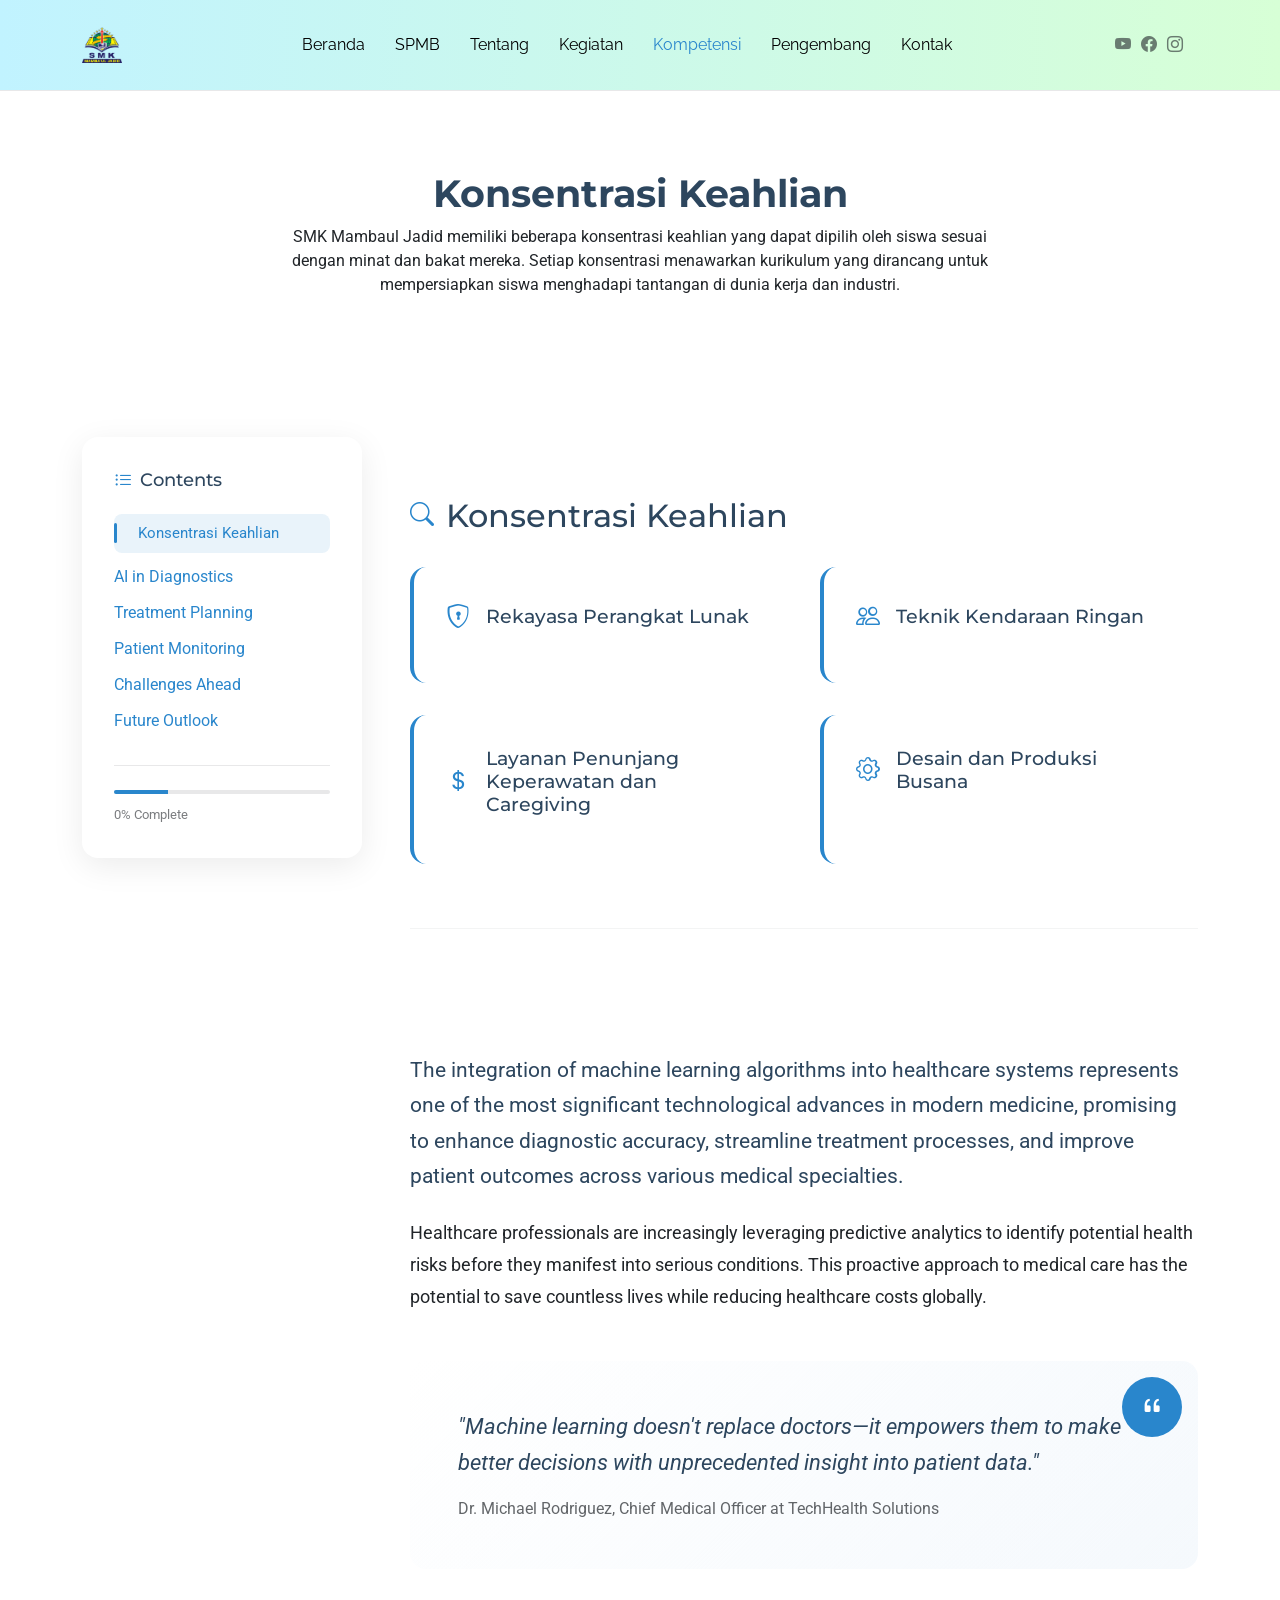
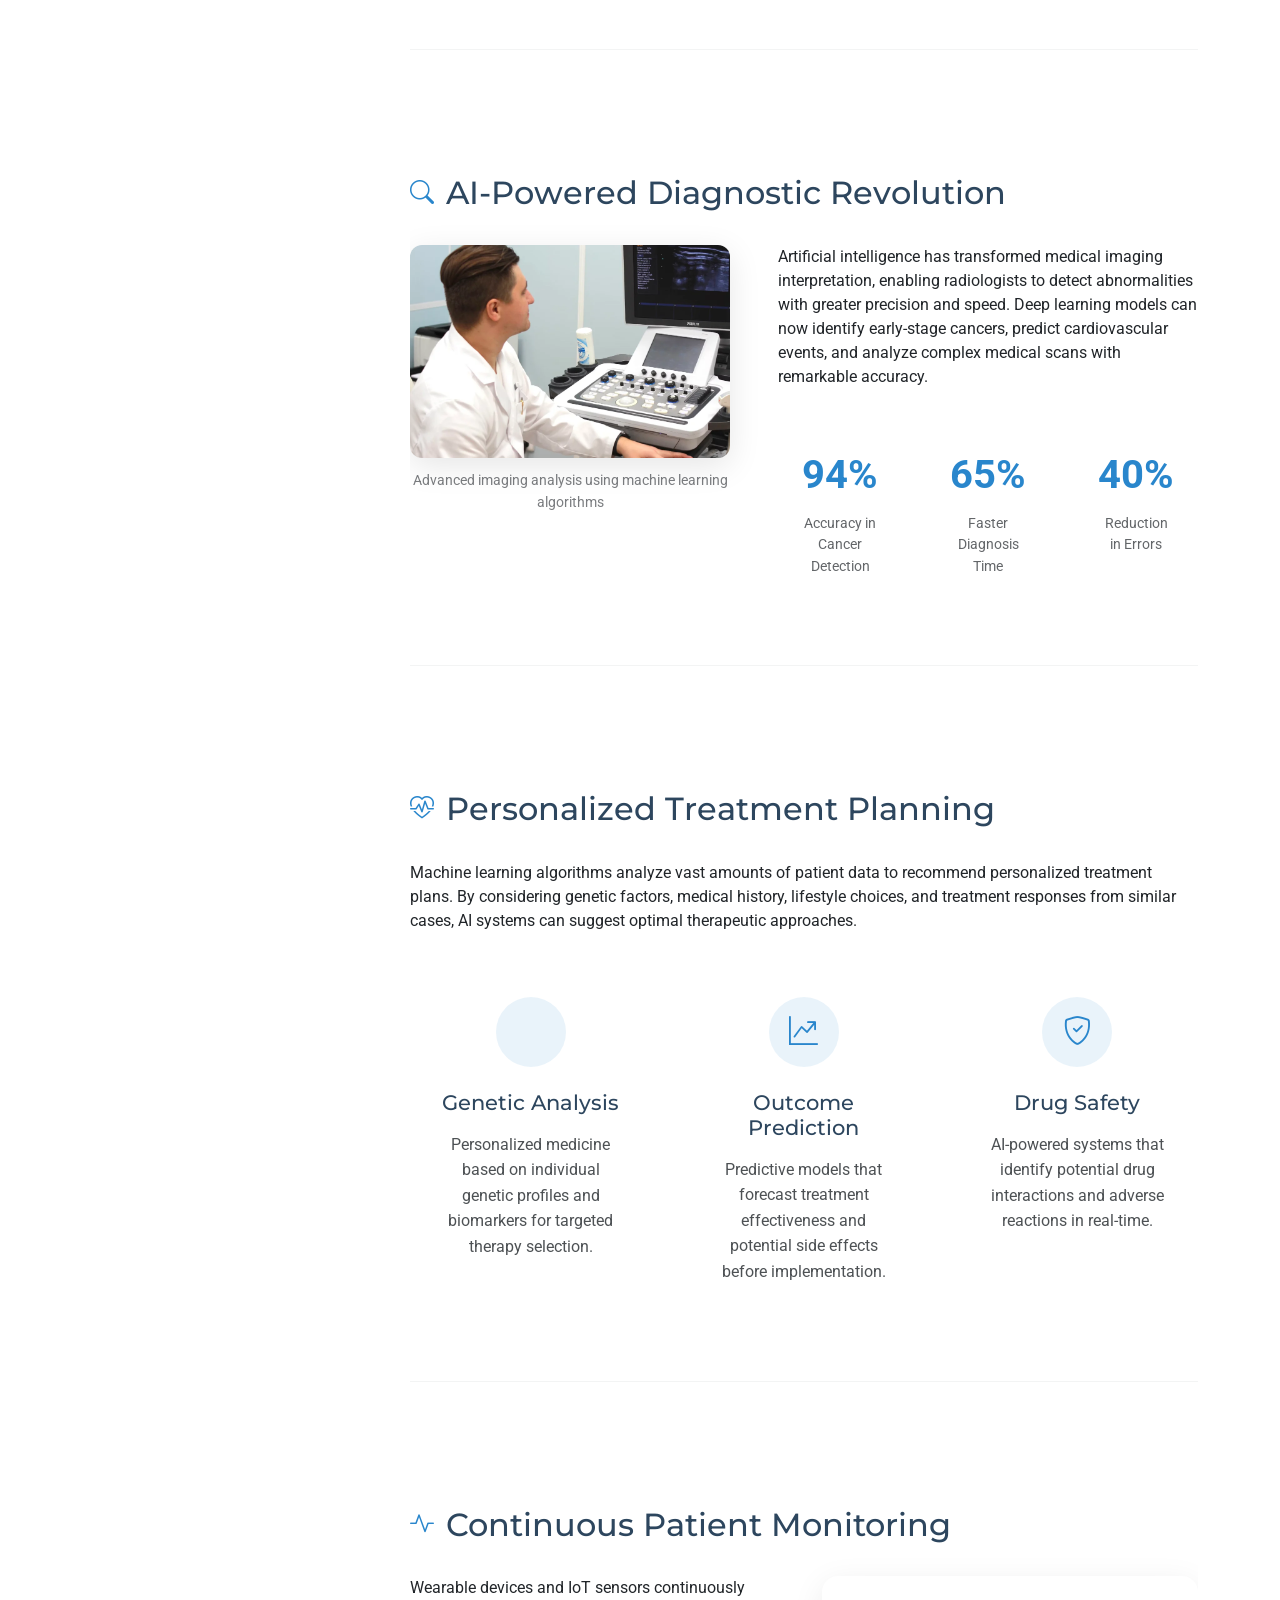
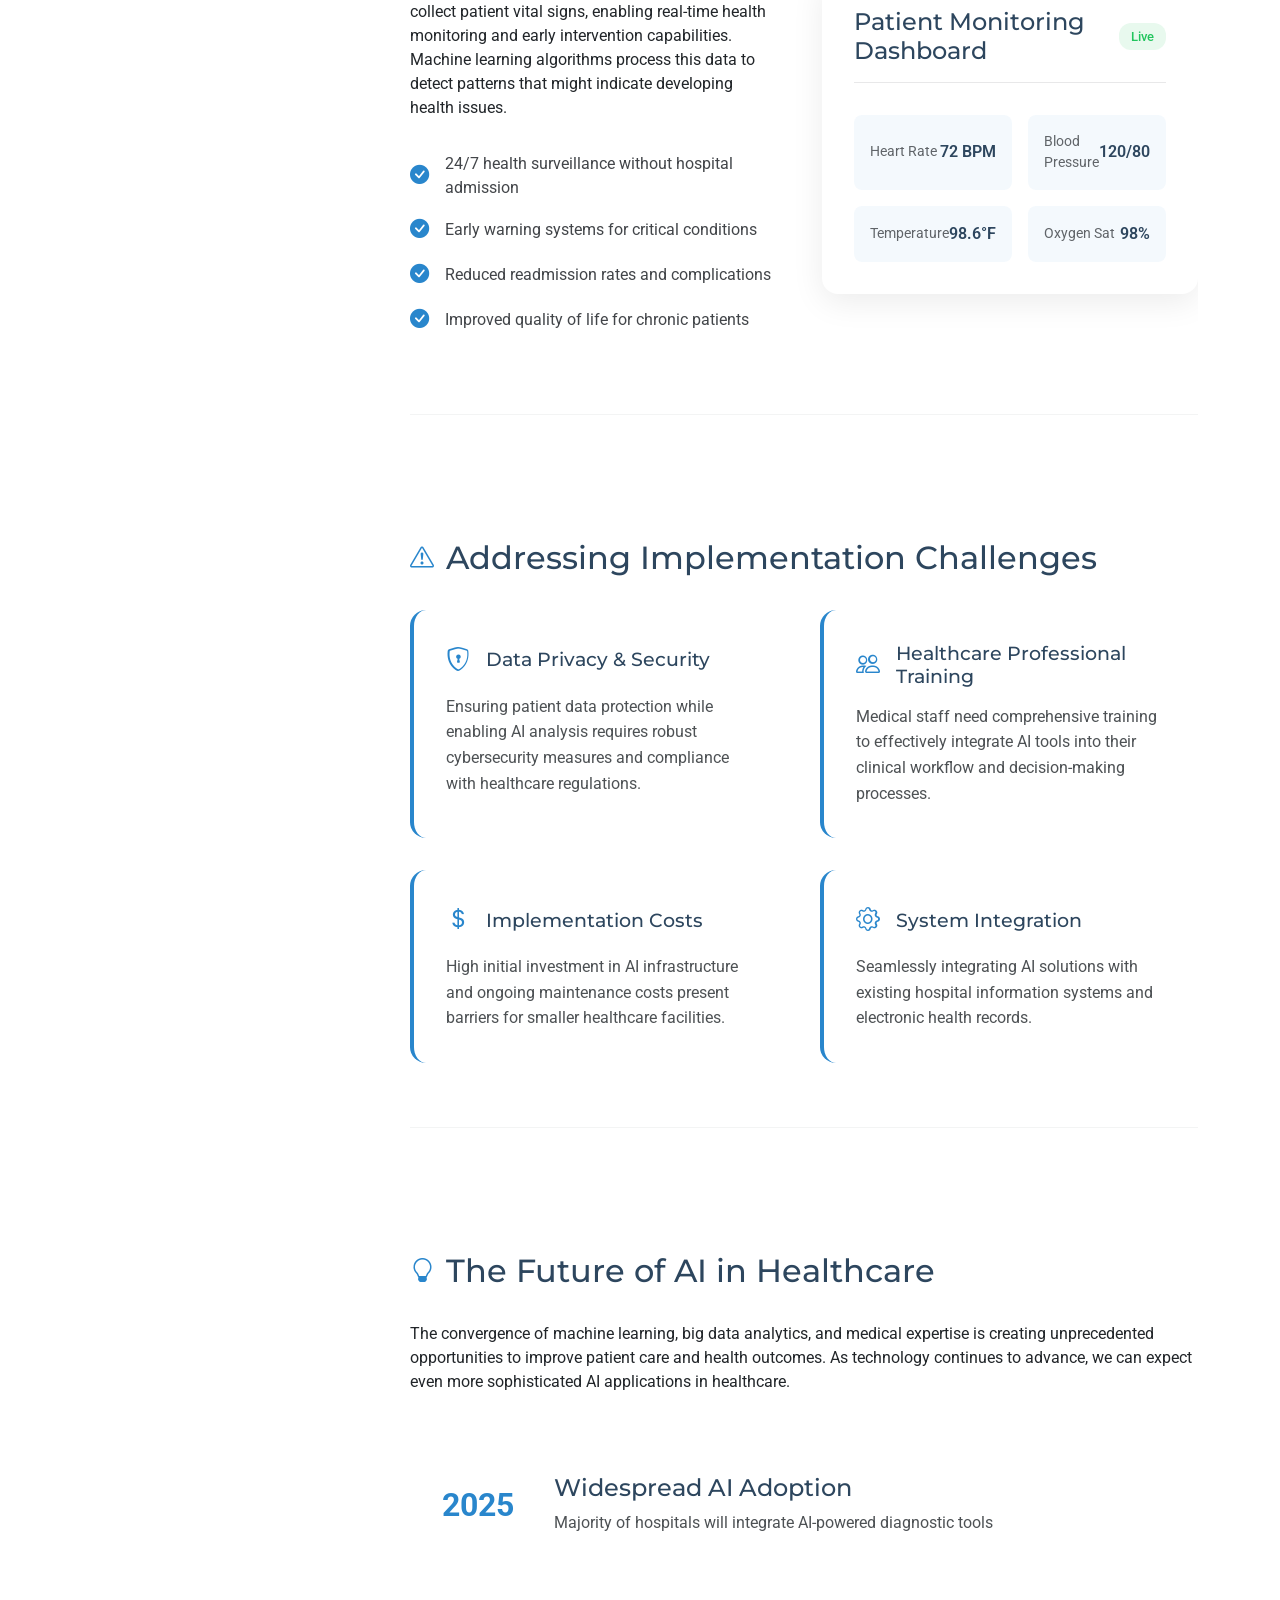
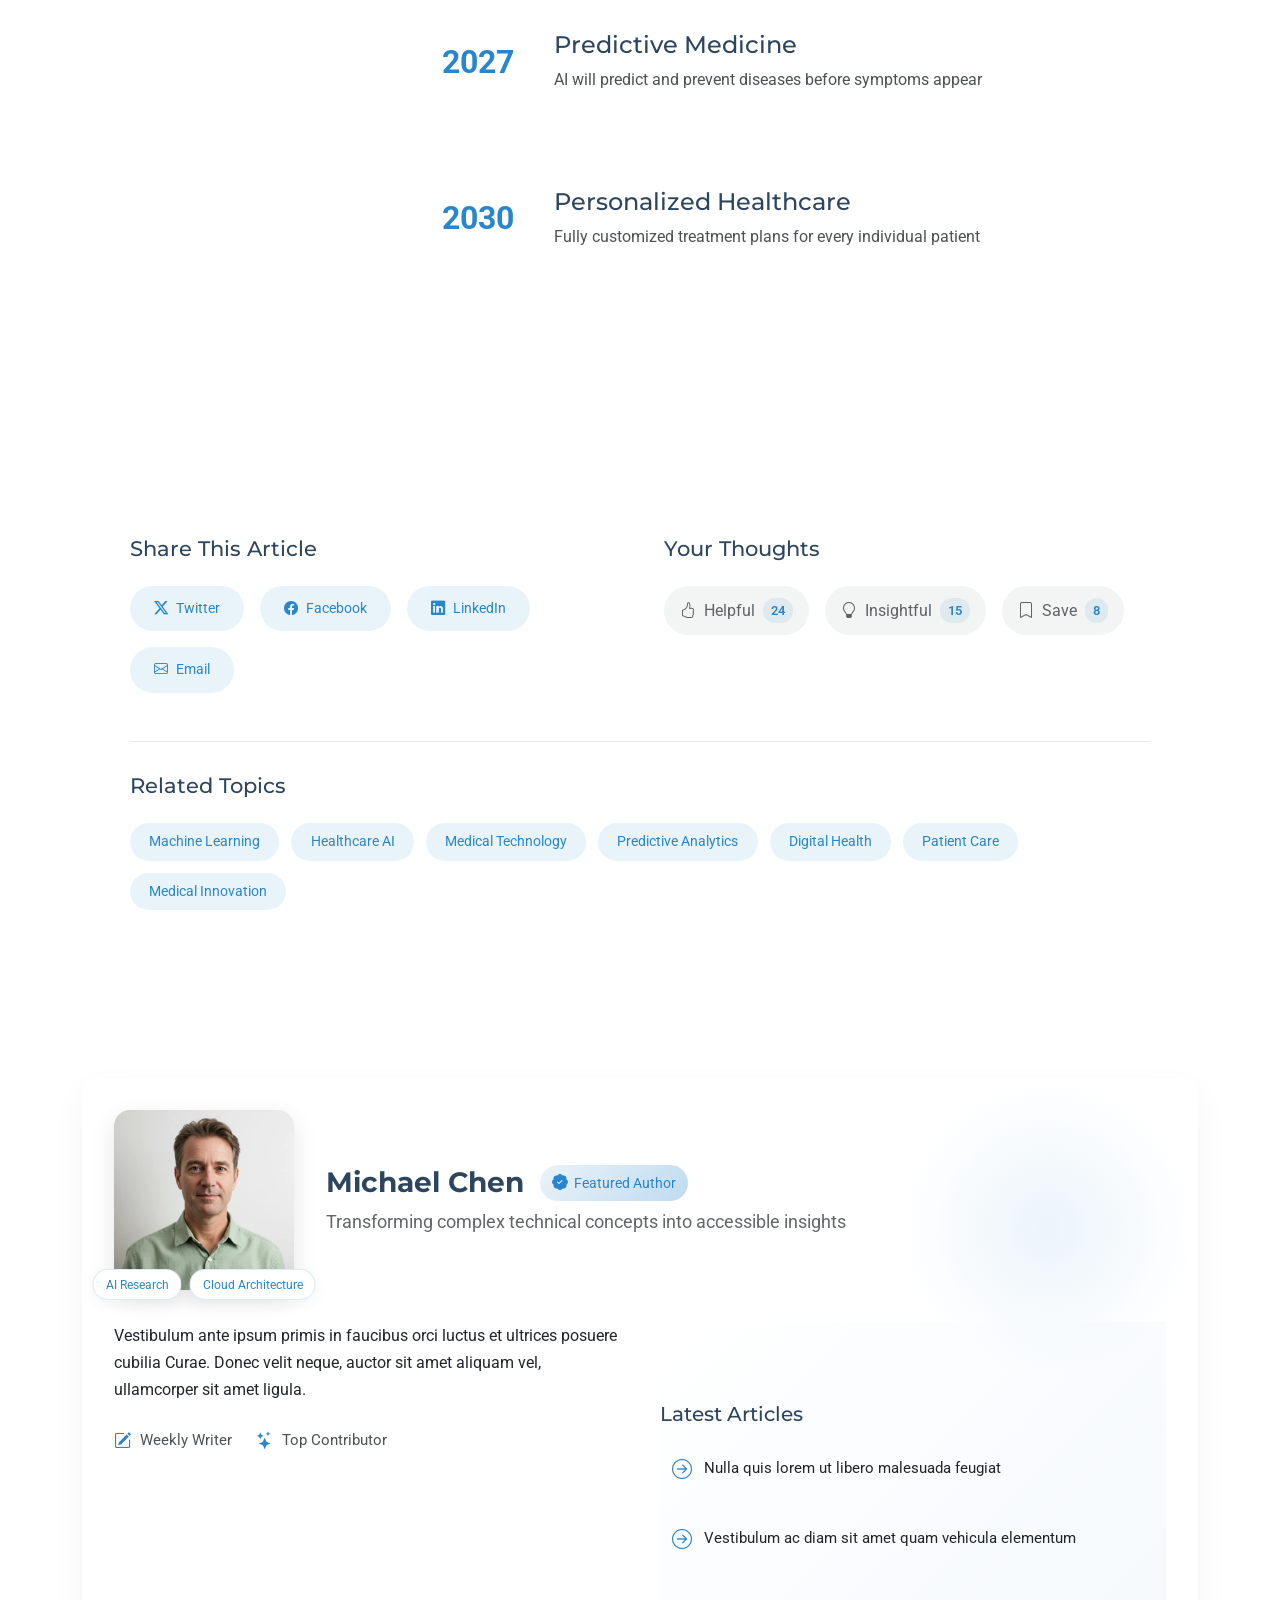
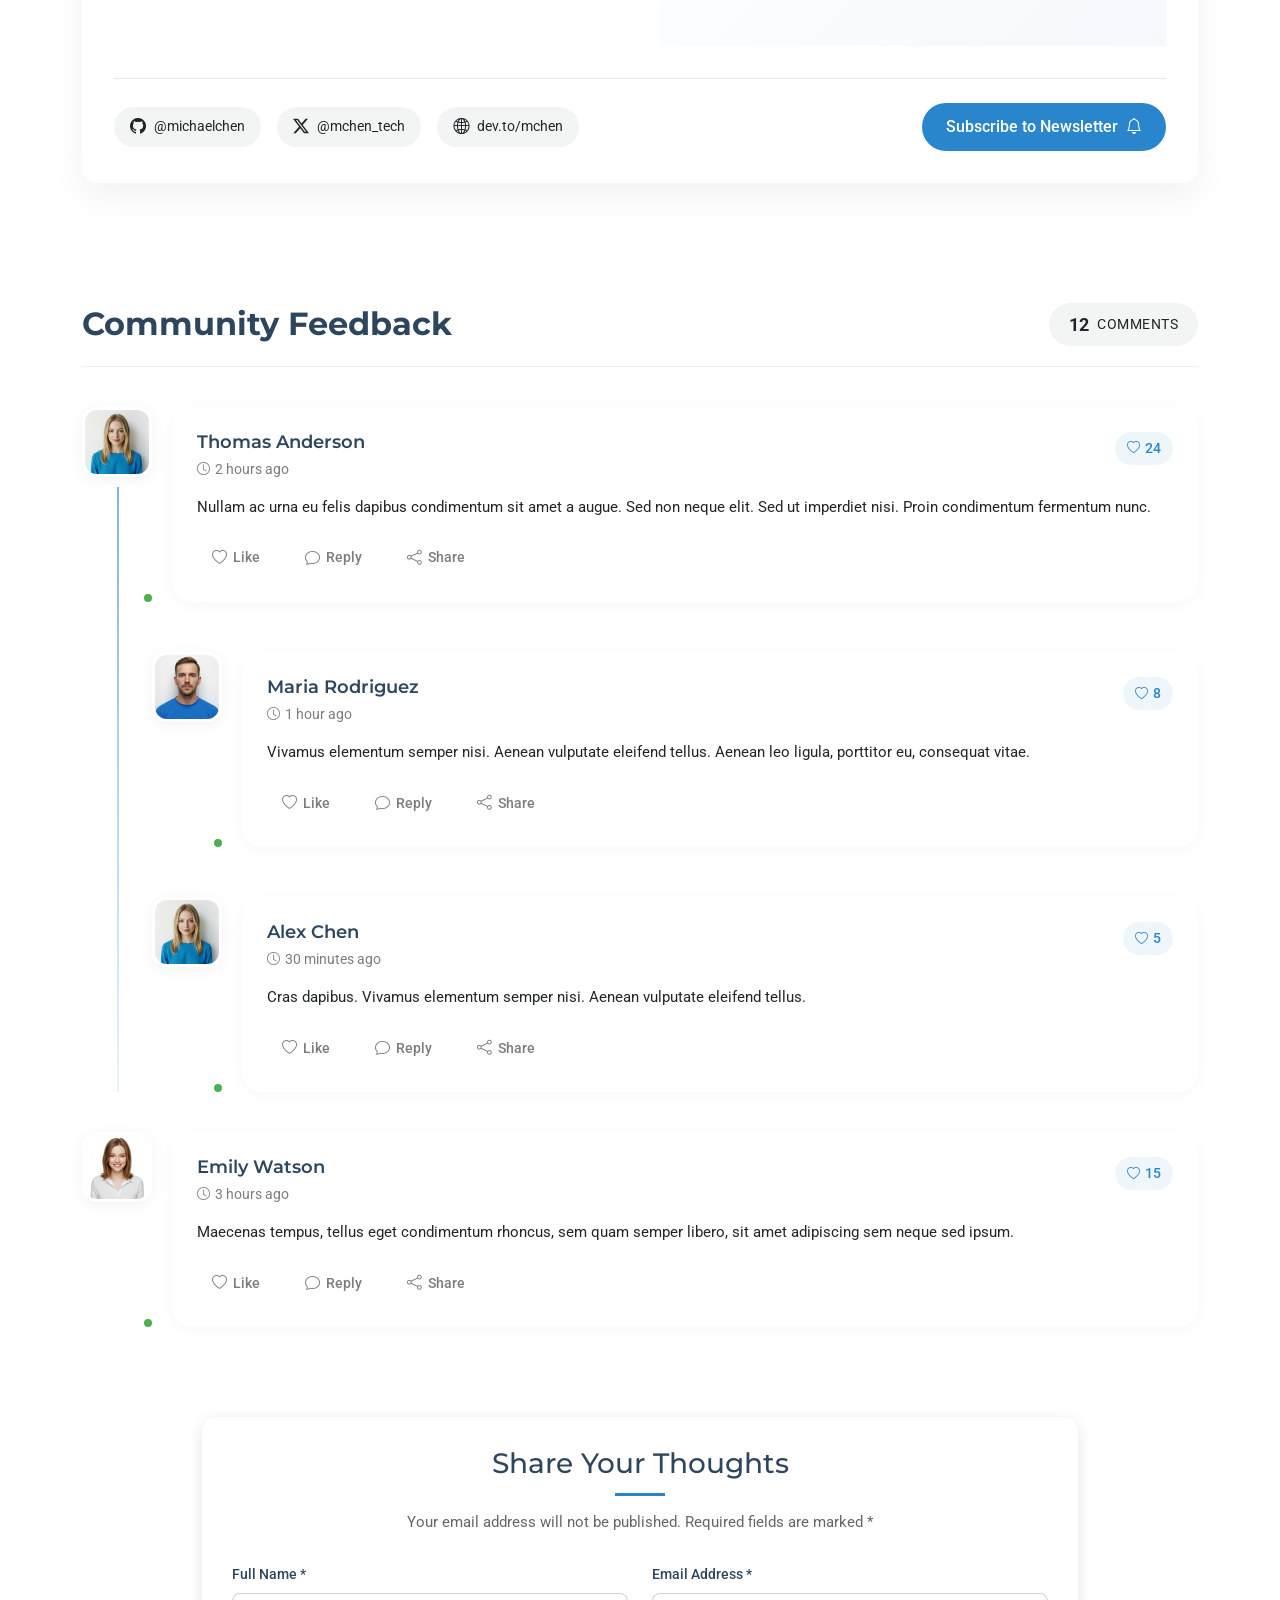
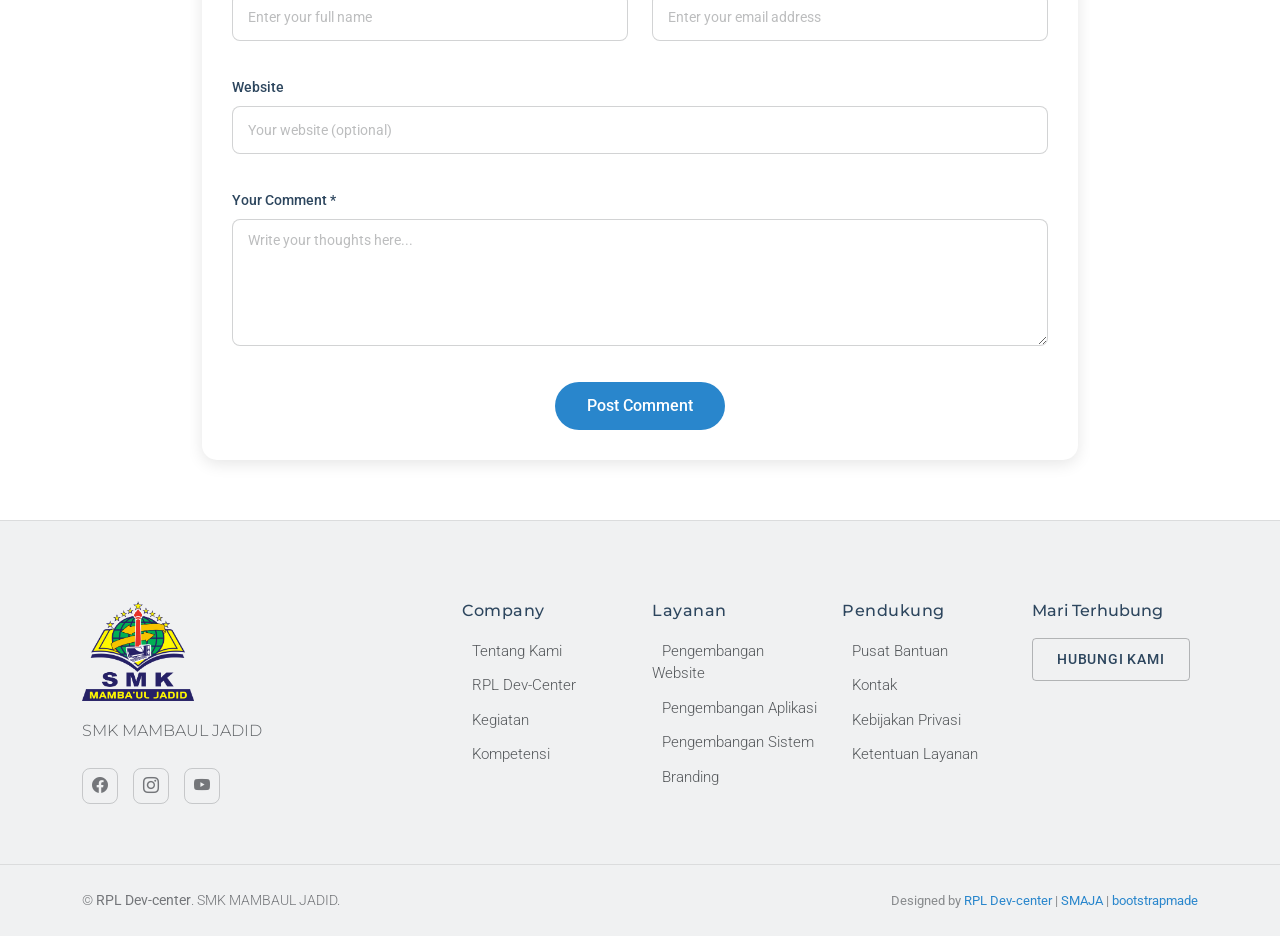
<file: blog-details.html>
<!DOCTYPE html>
<html lang="en">

<head>
  <meta charset="utf-8">
  <meta content="width=device-width, initial-scale=1.0" name="viewport">
  <title>SMK Mambaul Jadid</title>
  <meta name="description" content="">
  <meta name="keywords" content="">
  
  <meta http-equiv="Cache-Control" content="no-cache, no-store, must-revalidate">
  <meta http-equiv="Pragma" content="no-cache">
  <meta http-equiv="Expires" content="0">

  <!-- Favicons -->
  <link href="assets/img/mambauljadid-SMK.png" rel="icon">
  <link href="assets/img/mambauljadid-SMK.png" rel="apple-touch-icon">
  <link rel="icon" type="image/png" href="assets/img/mambauljadid-SMK.png" sizes="32x32">

  <!-- (Opsional) Untuk perangkat Apple/Retina -->
  <link rel="apple-touch-icon" href="assets/img/mambauljadid-SMK.png">

  <!-- Fonts -->
  <link href="https://fonts.googleapis.com" rel="preconnect">
  <link href="https://fonts.gstatic.com" rel="preconnect" crossorigin>
  <link href="https://fonts.googleapis.com/css2?family=Roboto:ital,wght@0,100;0,300;0,400;0,500;0,700;0,900;1,100;1,300;1,400;1,500;1,700;1,900&family=Montserrat:ital,wght@0,100;0,200;0,300;0,400;0,500;0,600;0,700;0,800;0,900;1,100;1,200;1,300;1,400;1,500;1,600;1,700;1,800;1,900&family=Raleway:ital,wght@0,100;0,200;0,300;0,400;0,500;0,600;0,700;0,800;0,900;1,100;1,200;1,300;1,400;1,500;1,600;1,700;1,800;1,900&display=swap" rel="stylesheet">

  <!-- Vendor CSS Files -->
  <link href="assets/vendor/bootstrap/css/bootstrap.min.css" rel="stylesheet">
  <link href="assets/vendor/bootstrap-icons/bootstrap-icons.css" rel="stylesheet">
  <link href="assets/vendor/aos/aos.css" rel="stylesheet">
  <link href="assets/vendor/swiper/swiper-bundle.min.css" rel="stylesheet">

  <!-- Main CSS File -->
  <link href="assets/css/main.css" rel="stylesheet">
  <link href="assets/css/style.css" rel="stylesheet">

  <!-- =======================================================
  * Template Name: Story
  * Template URL: https://bootstrapmade.com/story-bootstrap-blog-template/
  * Updated: Aug 11 2025 with Bootstrap v5.3.7
  * Author: BootstrapMade.com
  * License: https://bootstrapmade.com/license/
  ======================================================== -->
</head>

<body class="blog-details-page">

  <header id="header" class="header atas d-flex align-items-center position-relative">
    <div class="container position-relative d-flex align-items-center justify-content-between">

      <a href="index.html" class="logo d-flex align-items-center me-auto me-xl-0">
        <!-- Uncomment the line below if you also wish to use an image logo -->
        <!-- <img src="assets/img/logo.webp" alt=""> -->
        <img src="assets/img/mambauljadid-SMK.png" alt=""> 
      </a>

      <nav id="navmenu" class="navmenu">
        <ul>
          <li><a href="index.html">Beranda</a></li>
          <li><a href="SPMB27_28.html">SPMB</a></li>
          <li><a href="about.html">Tentang</a></li>
          <li><a href="activity.html">Kegiatan</a></li>
          <li><a href="blog-details.html" class="active">Kompetensi</a></li>
          <li><a href="author-profile.html">Pengembang</a></li>
          <li><a href="contact.html">Kontak</a></li>
        </ul>
        <i class="mobile-nav-toggle d-xl-none bi bi-list"></i>
      </nav>

      <div class="header-social-links">
        <a href="https://www.youtube.com/@smkmambauljadid7494" aria-label="Youtube"><i class="bi bi-youtube"></i></a>
        <a href="https://www.facebook.com/smkmambauljadid" aria-label="Facebook"><i class="bi bi-facebook"></i></a>
        <a href="https://www.instagram.com/smkmambauljadid/" class="instagram"><i class="bi bi-instagram"></i></a>
      </div>

    </div>
  </header>

  <main class="main">

    <!-- Page Title -->
    <div class="page-title">
      <div class="heading">
        <div class="container">
          <div class="row d-flex justify-content-center text-center">
            <div class="col-lg-8">
              <h1 class="heading-title">Konsentrasi Keahlian</h1>
              <p class="mb-0">
                SMK Mambaul Jadid memiliki beberapa konsentrasi keahlian yang dapat dipilih oleh siswa sesuai dengan minat dan bakat mereka. Setiap konsentrasi menawarkan kurikulum yang dirancang untuk mempersiapkan siswa menghadapi tantangan di dunia kerja dan industri.
              </p>
            </div>
          </div>
        </div>
      </div>
    </div><!-- End Page Title -->

    <!-- Blog Details Section -->
    <section id="blog-details" class="blog-details section">
      <div class="container" data-aos="fade-up">

        <div class="article-body">
          <div class="sidebar-navigation" data-aos="fade-right">
            <div class="nav-sticky">
              <h3><i class="bi bi-list-ul"></i> Contents</h3>
              <ul class="content-nav">
                <li><a href="#konsentrasi" class="nav-link active">Konsentrasi Keahlian</a></li>
                <li><a href="#diagnostics">AI in Diagnostics</a></li>
                <li><a href="#treatment">Treatment Planning</a></li>
                <li><a href="#monitoring">Patient Monitoring</a></li>
                <li><a href="#challenges">Challenges Ahead</a></li>
                <li><a href="#conclusion">Future Outlook</a></li>
              </ul>

              <div class="reading-progress">
                <div class="progress-bar">
                  <div class="progress-fill"></div>
                </div>
                <span class="progress-text">0% Complete</span>
              </div>
            </div>
          </div>

          <main class="main-content">
            <section id="konsentrasi" class="content-block" data-aos="fade-up">
              <h2><i class="bi bi-search"></i> Konsentrasi Keahlian</h2>

              <div class="challenges-grid">
                <div class="challenge-card">
                  <div class="challenge-header">
                    <i class="bi bi-shield-lock"></i>
                    <h3>Rekayasa Perangkat Lunak</h3>
                  </div>
                  <p></p>
                </div>

                <div class="challenge-card">
                  <div class="challenge-header">
                    <i class="bi bi-people"></i>
                    <h3>Teknik Kendaraan Ringan</h3>
                  </div>
                  <p></p>
                </div>

                <div class="challenge-card">
                  <div class="challenge-header">
                    <i class="bi bi-currency-dollar"></i>
                    <h3>Layanan Penunjang Keperawatan dan Caregiving</h3>
                  </div>
                  <p></p>
                </div>

                <div class="challenge-card">
                  <div class="challenge-header">
                    <i class="bi bi-gear"></i>
                    <h3>Desain dan Produksi Busana</h3>
                  </div>
                  <p></p>
                </div>
              </div>
            </section>

            <section id="overview" class="content-block" data-aos="fade-up">
              <div class="intro-text">
                <p class="lead-paragraph">
                  The integration of machine learning algorithms into healthcare systems represents one of the most significant technological advances in modern medicine, promising to enhance diagnostic accuracy, streamline treatment processes, and improve patient outcomes across various medical specialties.
                </p>

                <p>Healthcare professionals are increasingly leveraging predictive analytics to identify potential health risks before they manifest into serious conditions. This proactive approach to medical care has the potential to save countless lives while reducing healthcare costs globally.</p>
              </div>

              <div class="featured-quote" data-aos="zoom-in">
                <div class="quote-icon">
                  <i class="bi bi-quote"></i>
                </div>
                <blockquote>
                  <p>"Machine learning doesn't replace doctors—it empowers them to make better decisions with unprecedented insight into patient data."</p>
                  <footer>Dr. Michael Rodriguez, Chief Medical Officer at TechHealth Solutions</footer>
                </blockquote>
              </div>
            </section>

            <section id="diagnostics" class="content-block" data-aos="fade-up">
              <h2><i class="bi bi-search"></i> AI-Powered Diagnostic Revolution</h2>

              <div class="content-with-media">
                <div class="media-element">
                  <img src="assets/img/health/diagnostics-2.webp" alt="AI Diagnostic Tools" class="content-image" loading="lazy">
                  <div class="image-caption">Advanced imaging analysis using machine learning algorithms</div>
                </div>

                <div class="text-content">
                  <p>Artificial intelligence has transformed medical imaging interpretation, enabling radiologists to detect abnormalities with greater precision and speed. Deep learning models can now identify early-stage cancers, predict cardiovascular events, and analyze complex medical scans with remarkable accuracy.</p>

                  <div class="stats-grid">
                    <div class="stat-item">
                      <div class="stat-number">94%</div>
                      <div class="stat-label">Accuracy in Cancer Detection</div>
                    </div>
                    <div class="stat-item">
                      <div class="stat-number">65%</div>
                      <div class="stat-label">Faster Diagnosis Time</div>
                    </div>
                    <div class="stat-item">
                      <div class="stat-number">40%</div>
                      <div class="stat-label">Reduction in Errors</div>
                    </div>
                  </div>
                </div>
              </div>
            </section>

            <section id="treatment" class="content-block" data-aos="fade-up">
              <h2><i class="bi bi-heart-pulse"></i> Personalized Treatment Planning</h2>

              <p>Machine learning algorithms analyze vast amounts of patient data to recommend personalized treatment plans. By considering genetic factors, medical history, lifestyle choices, and treatment responses from similar cases, AI systems can suggest optimal therapeutic approaches.</p>

              <div class="feature-cards">
                <div class="feature-card" data-aos="fade-up" data-aos-delay="100">
                  <div class="card-icon">
                    <i class="bi bi-dna"></i>
                  </div>
                  <h3>Genetic Analysis</h3>
                  <p>Personalized medicine based on individual genetic profiles and biomarkers for targeted therapy selection.</p>
                </div>

                <div class="feature-card" data-aos="fade-up" data-aos-delay="200">
                  <div class="card-icon">
                    <i class="bi bi-graph-up-arrow"></i>
                  </div>
                  <h3>Outcome Prediction</h3>
                  <p>Predictive models that forecast treatment effectiveness and potential side effects before implementation.</p>
                </div>

                <div class="feature-card" data-aos="fade-up" data-aos-delay="300">
                  <div class="card-icon">
                    <i class="bi bi-shield-check"></i>
                  </div>
                  <h3>Drug Safety</h3>
                  <p>AI-powered systems that identify potential drug interactions and adverse reactions in real-time.</p>
                </div>
              </div>
            </section>

            <section id="monitoring" class="content-block" data-aos="fade-up">
              <h2><i class="bi bi-activity"></i> Continuous Patient Monitoring</h2>

              <div class="split-content">
                <div class="content-left">
                  <p>Wearable devices and IoT sensors continuously collect patient vital signs, enabling real-time health monitoring and early intervention capabilities. Machine learning algorithms process this data to detect patterns that might indicate developing health issues.</p>

                  <div class="monitoring-benefits">
                    <div class="benefit-item">
                      <i class="bi bi-check-circle-fill"></i>
                      <span>24/7 health surveillance without hospital admission</span>
                    </div>
                    <div class="benefit-item">
                      <i class="bi bi-check-circle-fill"></i>
                      <span>Early warning systems for critical conditions</span>
                    </div>
                    <div class="benefit-item">
                      <i class="bi bi-check-circle-fill"></i>
                      <span>Reduced readmission rates and complications</span>
                    </div>
                    <div class="benefit-item">
                      <i class="bi bi-check-circle-fill"></i>
                      <span>Improved quality of life for chronic patients</span>
                    </div>
                  </div>
                </div>

                <div class="content-right">
                  <div class="monitoring-dashboard">
                    <div class="dashboard-header">
                      <h4>Patient Monitoring Dashboard</h4>
                      <span class="status-indicator online">Live</span>
                    </div>
                    <div class="vital-signs">
                      <div class="vital-item">
                        <span class="vital-label">Heart Rate</span>
                        <span class="vital-value">72 BPM</span>
                      </div>
                      <div class="vital-item">
                        <span class="vital-label">Blood Pressure</span>
                        <span class="vital-value">120/80</span>
                      </div>
                      <div class="vital-item">
                        <span class="vital-label">Temperature</span>
                        <span class="vital-value">98.6°F</span>
                      </div>
                      <div class="vital-item">
                        <span class="vital-label">Oxygen Sat</span>
                        <span class="vital-value">98%</span>
                      </div>
                    </div>
                  </div>
                </div>
              </div>
            </section>

            <section id="challenges" class="content-block" data-aos="fade-up">
              <h2><i class="bi bi-exclamation-triangle"></i> Addressing Implementation Challenges</h2>

              <div class="challenges-grid">
                <div class="challenge-card">
                  <div class="challenge-header">
                    <i class="bi bi-shield-lock"></i>
                    <h3>Data Privacy &amp; Security</h3>
                  </div>
                  <p>Ensuring patient data protection while enabling AI analysis requires robust cybersecurity measures and compliance with healthcare regulations.</p>
                </div>

                <div class="challenge-card">
                  <div class="challenge-header">
                    <i class="bi bi-people"></i>
                    <h3>Healthcare Professional Training</h3>
                  </div>
                  <p>Medical staff need comprehensive training to effectively integrate AI tools into their clinical workflow and decision-making processes.</p>
                </div>

                <div class="challenge-card">
                  <div class="challenge-header">
                    <i class="bi bi-currency-dollar"></i>
                    <h3>Implementation Costs</h3>
                  </div>
                  <p>High initial investment in AI infrastructure and ongoing maintenance costs present barriers for smaller healthcare facilities.</p>
                </div>

                <div class="challenge-card">
                  <div class="challenge-header">
                    <i class="bi bi-gear"></i>
                    <h3>System Integration</h3>
                  </div>
                  <p>Seamlessly integrating AI solutions with existing hospital information systems and electronic health records.</p>
                </div>
              </div>
            </section>

            <section id="conclusion" class="content-block" data-aos="fade-up">
              <h2><i class="bi bi-lightbulb"></i> The Future of AI in Healthcare</h2>

              <p>The convergence of machine learning, big data analytics, and medical expertise is creating unprecedented opportunities to improve patient care and health outcomes. As technology continues to advance, we can expect even more sophisticated AI applications in healthcare.</p>

              <div class="future-outlook">
                <div class="outlook-item" data-aos="fade-left" data-aos-delay="100">
                  <div class="outlook-number">2025</div>
                  <div class="outlook-content">
                    <h4>Widespread AI Adoption</h4>
                    <p>Majority of hospitals will integrate AI-powered diagnostic tools</p>
                  </div>
                </div>

                <div class="outlook-item" data-aos="fade-left" data-aos-delay="200">
                  <div class="outlook-number">2027</div>
                  <div class="outlook-content">
                    <h4>Predictive Medicine</h4>
                    <p>AI will predict and prevent diseases before symptoms appear</p>
                  </div>
                </div>

                <div class="outlook-item" data-aos="fade-left" data-aos-delay="300">
                  <div class="outlook-number">2030</div>
                  <div class="outlook-content">
                    <h4>Personalized Healthcare</h4>
                    <p>Fully customized treatment plans for every individual patient</p>
                  </div>
                </div>
              </div>
            </section>
          </main>
        </div>

        <div class="article-actions" data-aos="fade-up">
          <div class="engagement-section">
            <div class="social-sharing">
              <h3>Share This Article</h3>
              <div class="share-options">
                <a href="#" class="share-btn twitter">
                  <i class="bi bi-twitter-x"></i>
                  <span>Twitter</span>
                </a>
                <a href="#" class="share-btn facebook">
                  <i class="bi bi-facebook"></i>
                  <span>Facebook</span>
                </a>
                <a href="#" class="share-btn linkedin">
                  <i class="bi bi-linkedin"></i>
                  <span>LinkedIn</span>
                </a>
                <a href="#" class="share-btn email">
                  <i class="bi bi-envelope"></i>
                  <span>Email</span>
                </a>
              </div>
            </div>

            <div class="article-reactions">
              <h3>Your Thoughts</h3>
              <div class="reaction-buttons">
                <button class="reaction-btn" data-reaction="helpful">
                  <i class="bi bi-hand-thumbs-up"></i>
                  <span>Helpful</span>
                  <span class="count">24</span>
                </button>
                <button class="reaction-btn" data-reaction="insightful">
                  <i class="bi bi-lightbulb"></i>
                  <span>Insightful</span>
                  <span class="count">15</span>
                </button>
                <button class="reaction-btn" data-reaction="bookmark">
                  <i class="bi bi-bookmark"></i>
                  <span>Save</span>
                  <span class="count">8</span>
                </button>
              </div>
            </div>
          </div>

          <div class="topic-tags">
            <h3>Related Topics</h3>
            <div class="tag-cloud">
              <a href="#" class="topic-tag">Machine Learning</a>
              <a href="#" class="topic-tag">Healthcare AI</a>
              <a href="#" class="topic-tag">Medical Technology</a>
              <a href="#" class="topic-tag">Predictive Analytics</a>
              <a href="#" class="topic-tag">Digital Health</a>
              <a href="#" class="topic-tag">Patient Care</a>
              <a href="#" class="topic-tag">Medical Innovation</a>
            </div>
          </div>
        </div>

      </div>
    </section><!-- /Blog Details Section -->

    <!-- Blog Author Section -->
    <section id="blog-author" class="blog-author section">

      <div class="container" data-aos="fade-up">
        <div class="author-card">
          <div class="author-header">
            <div class="author-image-container">
              <img src="assets/img/person/person-m-6.webp" class="author-image" alt="" loading="lazy">
              <div class="expertise-tags">
                <span>AI Research</span>
                <span>Cloud Architecture</span>
              </div>
            </div>

            <div class="author-intro">
              <div class="name-block">
                <h3 class="author-name">Michael Chen</h3>
                <span class="verified-badge">
                  <i class="bi bi-patch-check-fill"></i>
                  Featured Author
                </span>
              </div>

              <p class="author-tagline">
                Transforming complex technical concepts into accessible insights
              </p>
            </div>
          </div>

          <div class="author-content" data-aos="fade-up" data-aos-delay="200">
            <div class="content-row">
              <div class="bio-section">
                <p class="bio-text">
                  Vestibulum ante ipsum primis in faucibus orci luctus et ultrices posuere cubilia Curae. Donec velit neque, auctor sit amet aliquam vel, ullamcorper sit amet ligula.
                </p>
                <div class="author-metrics">
                  <div class="metric">
                    <i class="bi bi-pencil-square"></i>
                    <span>Weekly Writer</span>
                  </div>
                  <div class="metric">
                    <i class="bi bi-stars"></i>
                    <span>Top Contributor</span>
                  </div>
                </div>
              </div>

              <div class="featured-posts">
                <h4>Latest Articles</h4>
                <ul class="post-list">
                  <li>
                    <i class="bi bi-arrow-right-circle"></i>
                    <span>Nulla quis lorem ut libero malesuada feugiat</span>
                  </li>
                  <li>
                    <i class="bi bi-arrow-right-circle"></i>
                    <span>Vestibulum ac diam sit amet quam vehicula elementum</span>
                  </li>
                </ul>
              </div>
            </div>

            <div class="author-footer">
              <div class="connect-links">
                <a href="https://github.com/#" class="social-link">
                  <i class="bi bi-github"></i>
                  <span>@michaelchen</span>
                </a>
                <a href="https://twitter.com/#" class="social-link">
                  <i class="bi bi-twitter-x"></i>
                  <span>@mchen_tech</span>
                </a>
                <a href="https://dev.to/#" class="social-link">
                  <i class="bi bi-globe2"></i>
                  <span>dev.to/mchen</span>
                </a>
              </div>
              <a href="#" class="subscribe-button">
                Subscribe to Newsletter
                <i class="bi bi-bell"></i>
              </a>
            </div>
          </div>
        </div>
      </div>

    </section><!-- /Blog Author Section -->

    <!-- Blog Comments Section -->
    <section id="blog-comments" class="blog-comments section">

      <div class="container" data-aos="fade-up" data-aos-delay="100">

        <div class="blog-comments-4">
          <div class="comments-header">
            <h3 class="title">Community Feedback</h3>
            <div class="comments-stats">
              <span class="count">12</span>
              <span class="label">Comments</span>
            </div>
          </div>

          <div class="comments-container">
            <!-- Comment #1 -->
            <div class="comment-thread">
              <div class="comment-box">
                <div class="comment-wrapper">
                  <div class="avatar-wrapper">
                    <img src="assets/img/person/person-f-9.webp" alt="Avatar" loading="lazy">
                    <span class="status-indicator"></span>
                  </div>

                  <div class="comment-content">
                    <div class="comment-header">
                      <div class="user-info">
                        <h4>Thomas Anderson</h4>
                        <span class="time-badge">
                          <i class="bi bi-clock"></i>
                          2 hours ago
                        </span>
                      </div>
                      <div class="engagement">
                        <span class="likes">
                          <i class="bi bi-heart"></i>
                          24
                        </span>
                      </div>
                    </div>

                    <div class="comment-body">
                      <p>Nullam ac urna eu felis dapibus condimentum sit amet a augue. Sed non neque elit. Sed ut imperdiet nisi. Proin condimentum fermentum nunc.</p>
                    </div>

                    <div class="comment-actions">
                      <button class="action-btn like-btn" aria-label="Like comment">
                        <i class="bi bi-heart"></i>
                        <span>Like</span>
                      </button>
                      <button class="action-btn reply-btn" aria-label="Reply to comment">
                        <i class="bi bi-chat"></i>
                        <span>Reply</span>
                      </button>
                      <button class="action-btn share-btn" aria-label="Share comment">
                        <i class="bi bi-share"></i>
                        <span>Share</span>
                      </button>
                    </div>
                  </div>
                </div>
              </div>

              <!-- Replies Container -->
              <div class="replies-container">
                <!-- Reply #1 -->
                <div class="comment-box reply">
                  <div class="comment-wrapper">
                    <div class="avatar-wrapper">
                      <img src="assets/img/person/person-m-9.webp" alt="Avatar" loading="lazy">
                      <span class="status-indicator"></span>
                    </div>

                    <div class="comment-content">
                      <div class="comment-header">
                        <div class="user-info">
                          <h4>Maria Rodriguez</h4>
                          <span class="time-badge">
                            <i class="bi bi-clock"></i>
                            1 hour ago
                          </span>
                        </div>
                        <div class="engagement">
                          <span class="likes">
                            <i class="bi bi-heart"></i>
                            8
                          </span>
                        </div>
                      </div>

                      <div class="comment-body">
                        <p>Vivamus elementum semper nisi. Aenean vulputate eleifend tellus. Aenean leo ligula, porttitor eu, consequat vitae.</p>
                      </div>

                      <div class="comment-actions">
                        <button class="action-btn like-btn" aria-label="Like comment">
                          <i class="bi bi-heart"></i>
                          <span>Like</span>
                        </button>
                        <button class="action-btn reply-btn" aria-label="Reply to comment">
                          <i class="bi bi-chat"></i>
                          <span>Reply</span>
                        </button>
                        <button class="action-btn share-btn" aria-label="Share comment">
                          <i class="bi bi-share"></i>
                          <span>Share</span>
                        </button>
                      </div>
                    </div>
                  </div>
                </div>

                <!-- Reply #2 -->
                <div class="comment-box reply">
                  <div class="comment-wrapper">
                    <div class="avatar-wrapper">
                      <img src="assets/img/person/person-f-9.webp" alt="Avatar" loading="lazy">
                      <span class="status-indicator"></span>
                    </div>

                    <div class="comment-content">
                      <div class="comment-header">
                        <div class="user-info">
                          <h4>Alex Chen</h4>
                          <span class="time-badge">
                            <i class="bi bi-clock"></i>
                            30 minutes ago
                          </span>
                        </div>
                        <div class="engagement">
                          <span class="likes">
                            <i class="bi bi-heart"></i>
                            5
                          </span>
                        </div>
                      </div>

                      <div class="comment-body">
                        <p>Cras dapibus. Vivamus elementum semper nisi. Aenean vulputate eleifend tellus.</p>
                      </div>

                      <div class="comment-actions">
                        <button class="action-btn like-btn" aria-label="Like comment">
                          <i class="bi bi-heart"></i>
                          <span>Like</span>
                        </button>
                        <button class="action-btn reply-btn" aria-label="Reply to comment">
                          <i class="bi bi-chat"></i>
                          <span>Reply</span>
                        </button>
                        <button class="action-btn share-btn" aria-label="Share comment">
                          <i class="bi bi-share"></i>
                          <span>Share</span>
                        </button>
                      </div>
                    </div>
                  </div>
                </div>
              </div>
            </div>

            <!-- Comment #2 -->
            <div class="comment-thread">
              <div class="comment-box">
                <div class="comment-wrapper">
                  <div class="avatar-wrapper">
                    <img src="assets/img/person/person-f-7.webp" alt="Avatar" loading="lazy">
                    <span class="status-indicator"></span>
                  </div>

                  <div class="comment-content">
                    <div class="comment-header">
                      <div class="user-info">
                        <h4>Emily Watson</h4>
                        <span class="time-badge">
                          <i class="bi bi-clock"></i>
                          3 hours ago
                        </span>
                      </div>
                      <div class="engagement">
                        <span class="likes">
                          <i class="bi bi-heart"></i>
                          15
                        </span>
                      </div>
                    </div>

                    <div class="comment-body">
                      <p>Maecenas tempus, tellus eget condimentum rhoncus, sem quam semper libero, sit amet adipiscing sem neque sed ipsum.</p>
                    </div>

                    <div class="comment-actions">
                      <button class="action-btn like-btn" aria-label="Like comment">
                        <i class="bi bi-heart"></i>
                        <span>Like</span>
                      </button>
                      <button class="action-btn reply-btn" aria-label="Reply to comment">
                        <i class="bi bi-chat"></i>
                        <span>Reply</span>
                      </button>
                      <button class="action-btn share-btn" aria-label="Share comment">
                        <i class="bi bi-share"></i>
                        <span>Share</span>
                      </button>
                    </div>
                  </div>
                </div>
              </div>
            </div>
          </div>
        </div>

      </div>

    </section><!-- /Blog Comments Section -->

    <!-- Blog Comment Form Section -->
    <section id="blog-comment-form" class="blog-comment-form section">

      <div class="container" data-aos="fade-up" data-aos-delay="100">

        <form method="post" role="form">

          <div class="section-header">
            <h3>Share Your Thoughts</h3>
            <p>Your email address will not be published. Required fields are marked *</p>
          </div>

          <div class="row gy-3">
            <div class="col-md-6 form-group">
              <label for="name">Full Name *</label>
              <input type="text" name="name" class="form-control" id="name" placeholder="Enter your full name" required="">
            </div>

            <div class="col-md-6 form-group">
              <label for="email">Email Address *</label>
              <input type="email" name="email" class="form-control" id="email" placeholder="Enter your email address" required="">
            </div>

            <div class="col-12 form-group">
              <label for="website">Website</label>
              <input type="url" name="website" class="form-control" id="website" placeholder="Your website (optional)">
            </div>

            <div class="col-12 form-group">
              <label for="comment">Your Comment *</label>
              <textarea class="form-control" name="comment" id="comment" rows="5" placeholder="Write your thoughts here..." required=""></textarea>
            </div>

            <div class="col-12 text-center">
              <button type="submit" class="btn-submit">Post Comment</button>
            </div>
          </div>

        </form>

      </div>

    </section><!-- /Blog Comment Form Section -->

  </main>

  <footer id="footer" class="footer position-relative light-background">

    <div class="container">
      <div class="row gy-5">

        <div class="col-lg-4">
          <div class="footer-brand">
            <a href="index.html" class="logo d-flex align-items-center mb-3">
              <img src="assets/img/mambauljadid-SMK.png" alt="" class="gambar"> 
            </a>
            <h1 class="tagline">SMK MAMBAUL JADID</h1>
            <div class="social-links mt-4">
              <a href="https://www.facebook.com/smkmambauljadid" aria-label="Facebook"><i class="bi bi-facebook"></i></a>
              <a href="https://www.instagram.com/smkmambauljadid/" aria-label="Instagram"><i class="bi bi-instagram"></i></a>
              <a href="https://www.youtube.com/@smkmambauljadid7494" aria-label="Youtube"><i class="bi bi-youtube"></i></a>
            </div>
          </div>
        </div>

        <div class="col-lg-6">
          <div class="footer-links-grid">
            <div class="row">
              <div class="col-6 col-md-4">
                <h5>Company</h5>
                <ul class="list-unstyled">
                  <li><a href="about.html">Tentang Kami</a></li>
                  <li><a href="author-profile.html">RPL Dev-Center</a></li>
                  <li><a href="activity.html">Kegiatan</a></li>
                  <li><a href="blog-details.html">Kompetensi</a></li>
                </ul>
              </div>
              <div class="col-6 col-md-4">
                <h5>Layanan</h5>
                <ul class="list-unstyled">
                  <li><a href="#">Pengembangan Website</a></li>
                  <li><a href="#">Pengembangan Aplikasi</a></li>
                  <li><a href="#">Pengembangan Sistem</a></li>
                  <li><a href="#">Branding</a></li>
                </ul>
              </div>
              <div class="col-6 col-md-4">
                <h5>Pendukung</h5>
                <ul class="list-unstyled">
                  <li><a href="#">Pusat Bantuan</a></li>
                  <li><a href="#">Kontak</a></li>
                  <li><a href="#">Kebijakan Privasi</a></li>
                  <li><a href="#">Ketentuan Layanan</a></li>
                </ul>
              </div>
            </div>
          </div>
        </div>

        <div class="col-lg-2">
          <div class="footer-cta">
            <h5>Mari Terhubung</h5>
            <a href="contact.html" class="btn btn-outline">Hubungi Kami</a>
          </div>
        </div>

      </div>
    </div>

    <div class="footer-bottom">
      <div class="container">
        <div class="row">
          <div class="col-12">
            <div class="footer-bottom-content">
              <p class="mb-0">© <strong>RPL Dev-center</strong>. SMK MAMBAUL JADID.</p>
              <div class="credits">
                <!-- All the links in the footer should remain intact. -->
                <!-- You can delete the links only if you've purchased the pro version. -->
                <!-- Licensing information: https://bootstrapmade.com/license/ -->
                <!-- Purchase the pro version with working PHP/AJAX contact form: [buy-url] -->
                Designed by <a href="https://bootstrapmade.com/">RPL Dev-center</a> | <a href="https://bootstrapmade.com/tools/">SMAJA</a> | <a href="https://bootstrapmade.com">bootstrapmade</a>
              </div>
            </div>
          </div>
        </div>
      </div>
    </div>

  </footer>

  <!-- Scroll Top -->
  <a href="#" id="scroll-top" class="scroll-top d-flex align-items-center justify-content-center"><i class="bi bi-arrow-up-short"></i></a>

  <!-- Preloader -->
  <div id="preloader"></div>

  <!-- Vendor JS Files -->
  <script src="assets/vendor/bootstrap/js/bootstrap.bundle.min.js"></script>
  <script src="assets/vendor/php-email-form/validate.js"></script>
  <script src="assets/vendor/aos/aos.js"></script>
  <script src="assets/vendor/swiper/swiper-bundle.min.js"></script>
  <script src="assets/vendor/purecounter/purecounter_vanilla.js"></script>

  <!-- Main JS File -->
  <script src="assets/js/main.js"></script>

</body>

</html>
</file>
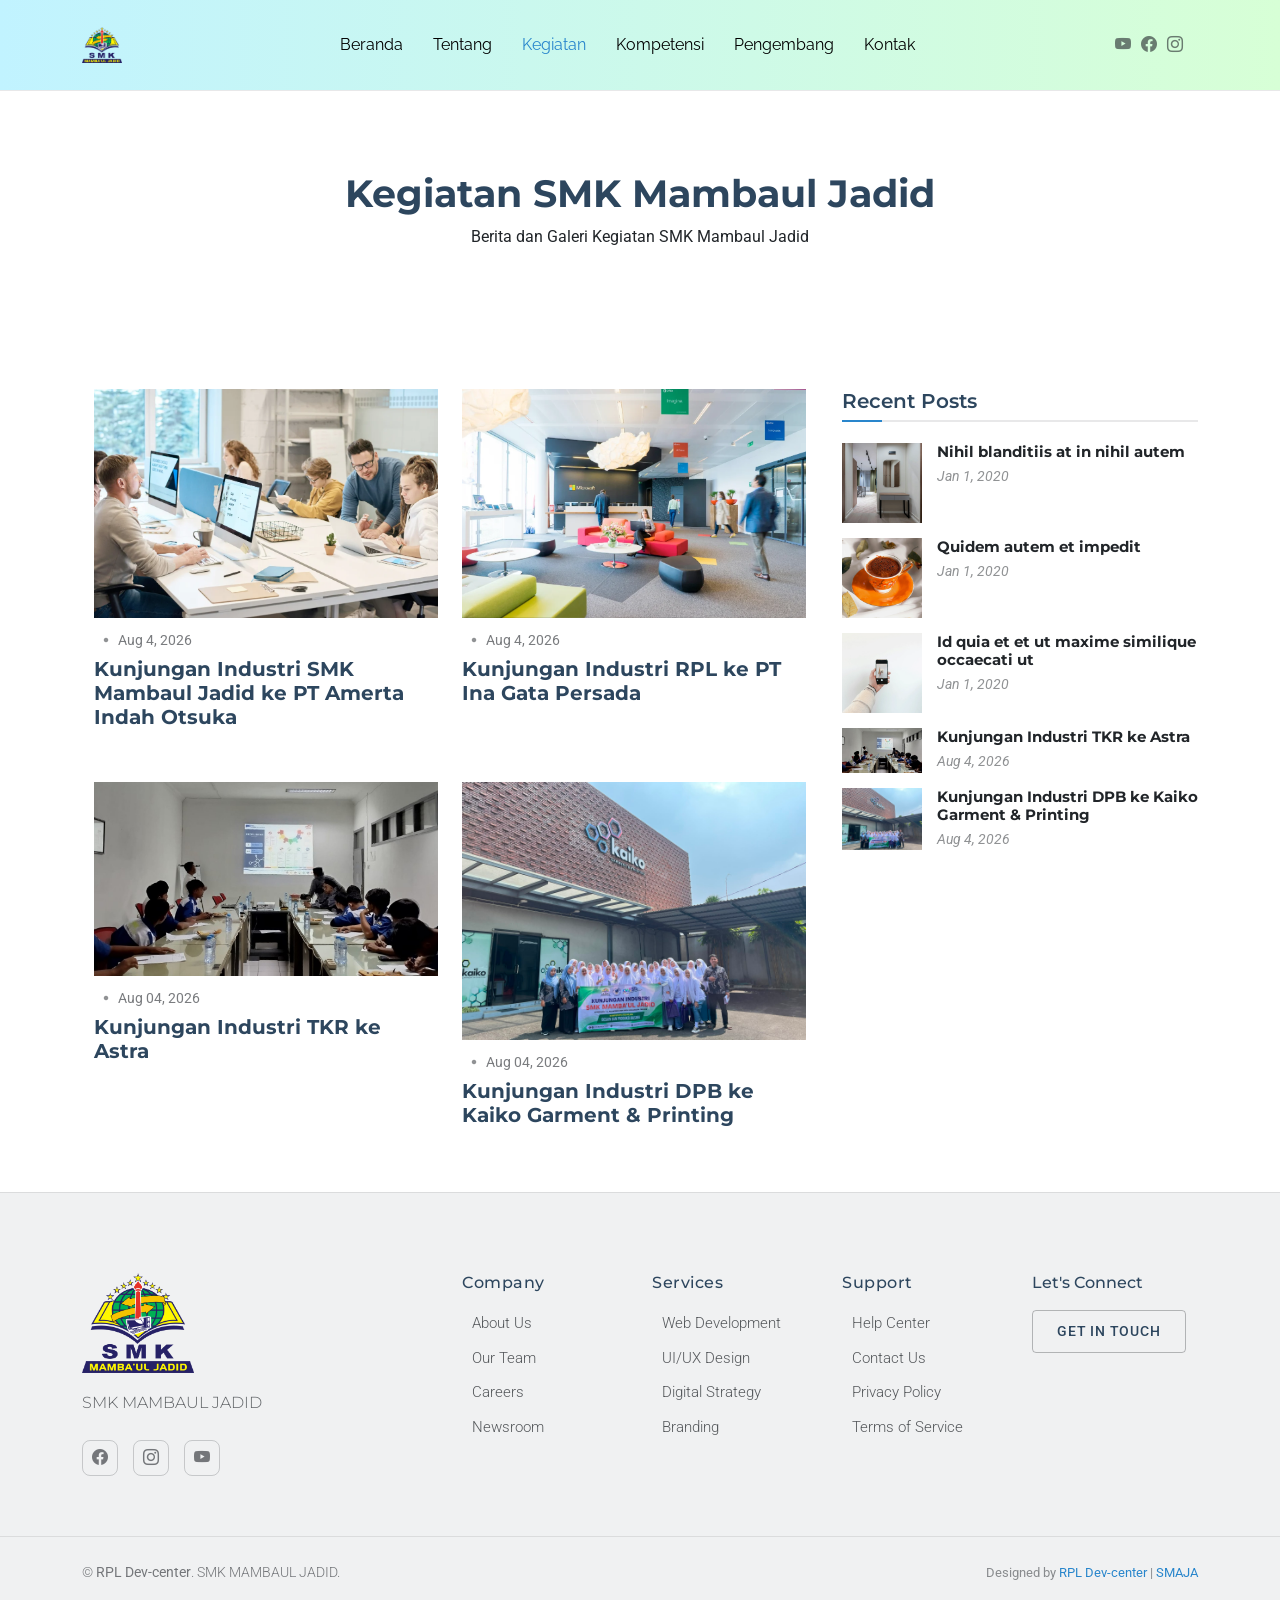
<file: category.html>
<!DOCTYPE html>
<html lang="en">

<head>
  <meta charset="utf-8">
  <meta content="width=device-width, initial-scale=1.0" name="viewport">
  <title>SMK Mambaul Jadid</title>
  <meta name="description" content="">
  <meta name="keywords" content="">

  <meta http-equiv="Cache-Control" content="no-cache, no-store, must-revalidate">
  <meta http-equiv="Pragma" content="no-cache">
  <meta http-equiv="Expires" content="0">

  <!-- Favicons -->
  <link href="assets/img/mambauljadid-SMK.png" rel="icon">
  <link href="assets/img/apple-touch-icon.png" rel="apple-touch-icon">

  <!-- Fonts -->
  <link href="https://fonts.googleapis.com" rel="preconnect">
  <link href="https://fonts.gstatic.com" rel="preconnect" crossorigin>
  <link href="https://fonts.googleapis.com/css2?family=Roboto:ital,wght@0,100;0,300;0,400;0,500;0,700;0,900;1,100;1,300;1,400;1,500;1,700;1,900&family=Montserrat:ital,wght@0,100;0,200;0,300;0,400;0,500;0,600;0,700;0,800;0,900;1,100;1,200;1,300;1,400;1,500;1,600;1,700;1,800;1,900&family=Raleway:ital,wght@0,100;0,200;0,300;0,400;0,500;0,600;0,700;0,800;0,900;1,100;1,200;1,300;1,400;1,500;1,600;1,700;1,800;1,900&display=swap" rel="stylesheet">

  <!-- Vendor CSS Files -->
  <link href="assets/vendor/bootstrap/css/bootstrap.min.css" rel="stylesheet">
  <link href="assets/vendor/bootstrap-icons/bootstrap-icons.css" rel="stylesheet">
  <link href="assets/vendor/aos/aos.css" rel="stylesheet">
  <link href="assets/vendor/swiper/swiper-bundle.min.css" rel="stylesheet">

  <!-- Main CSS File -->
  <link href="assets/css/main.css" rel="stylesheet">
  <link href="assets/css/style.css" rel="stylesheet">

  <!-- Google tag (gtag.js) -->
  <script async src="https://www.googletagmanager.com/gtag/js?id=G-B103D5XCMV"></script>
  <script>
    window.dataLayer = window.dataLayer || [];
    function gtag(){dataLayer.push(arguments);}
    gtag('js', new Date());

    gtag('config', 'G-B103D5XCMV');
  </script>

  <!-- =======================================================
  * Template Name: Story
  * Template URL: https://bootstrapmade.com/story-bootstrap-blog-template/
  * Updated: Aug 11 2025 with Bootstrap v5.3.7
  * Author: BootstrapMade.com
  * License: https://bootstrapmade.com/license/
  ======================================================== -->
</head>

<body class="category-page">

  <header id="header" class="header atas d-flex align-items-center position-relative">
    <div class="container position-relative d-flex align-items-center justify-content-between">

      <a href="index.html" class="logo d-flex align-items-center me-auto me-xl-0">
        <!-- Uncomment the line below if you also wish to use an image logo -->
        <!-- <img src="assets/img/logo.webp" alt=""> -->
        <img src="assets/img/mambauljadid-SMK.png" alt=""> 
      </a>

      <nav id="navmenu" class="navmenu">
        <ul>
          <li><a href="index.html">Beranda</a></li>
          <li><a href="about.html">Tentang</a></li>
          <li><a href="category.html" class="active">Kegiatan</a></li>
          <li><a href="blog-details.html">Kompetensi</a></li>
          <li><a href="author-profile.html">Pengembang</a></li>
          <li><a href="contact.html">Kontak</a></li>
        </ul>
        <i class="mobile-nav-toggle d-xl-none bi bi-list"></i>
      </nav>

      <div class="header-social-links">
        <a href="https://www.youtube.com/@smkmambauljadid7494" aria-label="Youtube"><i class="bi bi-youtube"></i></a>
        <a href="https://www.facebook.com/smkmambauljadid" aria-label="Facebook"><i class="bi bi-facebook"></i></a>
        <a href="https://www.instagram.com/smkmambauljadid/" class="instagram"><i class="bi bi-instagram"></i></a>
      </div>

    </div>
  </header>

  <main class="main">

    <!-- Page Title -->
    <div class="page-title">
      <div class="heading">
        <div class="container">
          <div class="row d-flex justify-content-center text-center">
            <div class="col-lg-8">
              <h1 class="heading-title">Kegiatan SMK Mambaul Jadid</h1>
              <p class="mb-0">Berita dan Galeri Kegiatan SMK Mambaul Jadid</p>
            </div>
          </div>
        </div>
      </div>
    </div><!-- End Page Title -->

    <div class="container">
      <div class="row">

        <div class="col-lg-8">

          <!-- Category Postst Section -->
          <section id="category-postst" class="category-postst section">

            <div class="container" data-aos="fade-up" data-aos-delay="100">

              <div class="row gy-5">

                <div class="col-lg-6">
                  <article>

                    <div class="post-img">
                      <img src="assets/img/blog/blog-post-1.webp" alt="" class="img-fluid">
                    </div>

                    <div class="meta-top">
                      <ul>
                        <li class="d-flex align-items-center"><i class="bi bi-dot"></i> <a href="#"><time datetime="2026-08-04">Aug 4, 2026</time></a></li>
                      </ul>
                    </div>

                    <h2 class="title">
                      <a href="#">Kunjungan Industri SMK Mambaul Jadid ke PT Amerta Indah Otsuka</a>
                    </h2>

                  </article>
                </div><!-- End post list item -->

                <div class="col-lg-6">

                  <article>

                    <div class="post-img">
                      <img src="assets/img/blog/blog-post-2.webp" alt="" class="img-fluid">
                    </div>

                    <div class="meta-top">
                      <ul>
                        <li class="d-flex align-items-center"><i class="bi bi-dot"></i> <a href="#"><time datetime="2026-08-04">Aug 4, 2026</time></a></li>
                      </ul>
                    </div>

                    <h2 class="title">
                      <a href="#">Kunjungan Industri RPL ke PT Ina Gata Persada</a>
                    </h2>

                  </article>

                </div><!-- End post list item -->

                <div class="col-lg-6">

                  <article>

                    <div class="post-img">
                      <img src="assets/img/kunjunganindustri/Kunjungan_TKR-Astra_2026.jpeg" alt="" class="img-fluid">
                    </div>

                    <div class="meta-top">
                      <ul>
                        <li class="d-flex align-items-center"><i class="bi bi-dot"></i> <a href="#"><time datetime="2026-08-04">Aug 04, 2026</time></a></li>
                      </ul>
                    </div>

                    <h2 class="title">
                      <a href="#">Kunjungan Industri TKR ke Astra</a>
                    </h2>

                  </article>

                </div><!-- End post list item -->

                <div class="col-lg-6">

                  <article>

                    <div class="post-img">
                      <img src="assets/img/kunjunganindustri/Kunjungan_DPB-kaiko_2026.jpeg" alt="" class="img-fluid">
                    </div>

                    <div class="meta-top">
                      <ul>
                        <li class="d-flex align-items-center"><i class="bi bi-dot"></i> <a href="#"><time datetime="2026-08-04">Aug 04, 2026</time></a></li>
                      </ul>
                    </div>

                    <h2 class="title">
                      <a href="#">Kunjungan Industri DPB ke Kaiko Garment & Printing</a>
                    </h2>

                  </article>

                </div><!-- End post list item -->

              </div><!-- End blog posts list -->

            </div>

          </section><!-- /Category Postst Section -->

        </div>

        <div class="col-lg-4 sidebar">

          <div class="widgets-container">

            <!-- Recent Posts Widget -->
            <div class="recent-posts-widget widget-item">

              <h3 class="widget-title">Recent Posts</h3>

              <div class="post-item">
                <img src="assets/img/blog/blog-post-square-1.webp" alt="" class="flex-shrink-0">
                <div>
                  <h4><a href="blog-details.html">Nihil blanditiis at in nihil autem</a></h4>
                  <time datetime="2020-01-01">Jan 1, 2020</time>
                </div>
              </div><!-- End recent post item-->

              <div class="post-item">
                <img src="assets/img/blog/blog-post-square-2.webp" alt="" class="flex-shrink-0">
                <div>
                  <h4><a href="blog-details.html">Quidem autem et impedit</a></h4>
                  <time datetime="2020-01-01">Jan 1, 2020</time>
                </div>
              </div><!-- End recent post item-->

              <div class="post-item">
                <img src="assets/img/blog/blog-post-square-3.webp" alt="" class="flex-shrink-0">
                <div>
                  <h4><a href="blog-details.html">Id quia et et ut maxime similique occaecati ut</a></h4>
                  <time datetime="2020-01-01">Jan 1, 2020</time>
                </div>
              </div><!-- End recent post item-->

              <div class="post-item">
                <img src="assets/img/kunjunganindustri/Kunjungan_TKR-Astra_2026.jpeg" alt="" class="flex-shrink-0">
                <div>
                  <h4><a href="#">Kunjungan Industri TKR ke Astra</a></h4>
                  <time datetime="2026-08-04">Aug 4, 2026</time>
                </div>
              </div><!-- End recent post item-->

              <div class="post-item">
                <img src="assets/img/kunjunganindustri/Kunjungan_DPB-kaiko_2026.jpeg" alt="" class="flex-shrink-0">
                <div>
                  <h4><a href="#">Kunjungan Industri DPB ke Kaiko Garment & Printing</a></h4>
                  <time datetime="2026-08-04">Aug 4, 2026</time>
                </div>
              </div><!-- End recent post item-->

            </div><!--/Recent Posts Widget -->

          </div>

        </div>

      </div>
    </div>

  </main>

  <footer id="footer" class="footer position-relative light-background">

    <div class="container">
      <div class="row gy-5">

        <div class="col-lg-4">
          <div class="footer-brand">
            <a href="index.html" class="logo d-flex align-items-center mb-3">
              <img src="assets/img/mambauljadid-SMK.png" alt="" class="gambar"> 
            </a>
            <h1 class="tagline">SMK MAMBAUL JADID</h1>
            <div class="social-links mt-4">
              <a href="https://www.facebook.com/smkmambauljadid" aria-label="Facebook"><i class="bi bi-facebook"></i></a>
              <a href="https://www.instagram.com/smkmambauljadid/" aria-label="Instagram"><i class="bi bi-instagram"></i></a>
              <a href="https://www.youtube.com/@smkmambauljadid7494" aria-label="Youtube"><i class="bi bi-youtube"></i></a>
            </div>
          </div>
        </div>

        <div class="col-lg-6">
          <div class="footer-links-grid">
            <div class="row">
              <div class="col-6 col-md-4">
                <h5>Company</h5>
                <ul class="list-unstyled">
                  <li><a href="#">About Us</a></li>
                  <li><a href="#">Our Team</a></li>
                  <li><a href="#">Careers</a></li>
                  <li><a href="#">Newsroom</a></li>
                </ul>
              </div>
              <div class="col-6 col-md-4">
                <h5>Services</h5>
                <ul class="list-unstyled">
                  <li><a href="#">Web Development</a></li>
                  <li><a href="#">UI/UX Design</a></li>
                  <li><a href="#">Digital Strategy</a></li>
                  <li><a href="#">Branding</a></li>
                </ul>
              </div>
              <div class="col-6 col-md-4">
                <h5>Support</h5>
                <ul class="list-unstyled">
                  <li><a href="#">Help Center</a></li>
                  <li><a href="#">Contact Us</a></li>
                  <li><a href="#">Privacy Policy</a></li>
                  <li><a href="#">Terms of Service</a></li>
                </ul>
              </div>
            </div>
          </div>
        </div>

        <div class="col-lg-2">
          <div class="footer-cta">
            <h5>Let's Connect</h5>
            <a href="contact.html" class="btn btn-outline">Get in Touch</a>
          </div>
        </div>

      </div>
    </div>

    <div class="footer-bottom">
      <div class="container">
        <div class="row">
          <div class="col-12">
            <div class="footer-bottom-content">
              <p class="mb-0">© <strong>RPL Dev-center</strong>. SMK MAMBAUL JADID.</p>
              <div class="credits">
                <!-- All the links in the footer should remain intact. -->
                <!-- You can delete the links only if you've purchased the pro version. -->
                <!-- Licensing information: https://bootstrapmade.com/license/ -->
                <!-- Purchase the pro version with working PHP/AJAX contact form: [buy-url] -->
                Designed by <a href="https://bootstrapmade.com/">RPL Dev-center</a> | <a href="https://bootstrapmade.com/tools/">SMAJA</a>
              </div>
            </div>
          </div>
        </div>
      </div>
    </div>

  </footer>

  <!-- Scroll Top -->
  <a href="#" id="scroll-top" class="scroll-top d-flex align-items-center justify-content-center"><i class="bi bi-arrow-up-short"></i></a>

  <!-- Preloader -->
  <div id="preloader"></div>

  <!-- Vendor JS Files -->
  <script src="assets/vendor/bootstrap/js/bootstrap.bundle.min.js"></script>
  <script src="assets/vendor/php-email-form/validate.js"></script>
  <script src="assets/vendor/aos/aos.js"></script>
  <script src="assets/vendor/swiper/swiper-bundle.min.js"></script>
  <script src="assets/vendor/purecounter/purecounter_vanilla.js"></script>

  <!-- Main JS File -->
  <script src="assets/js/main.js"></script>

</body>

</html>
</file>
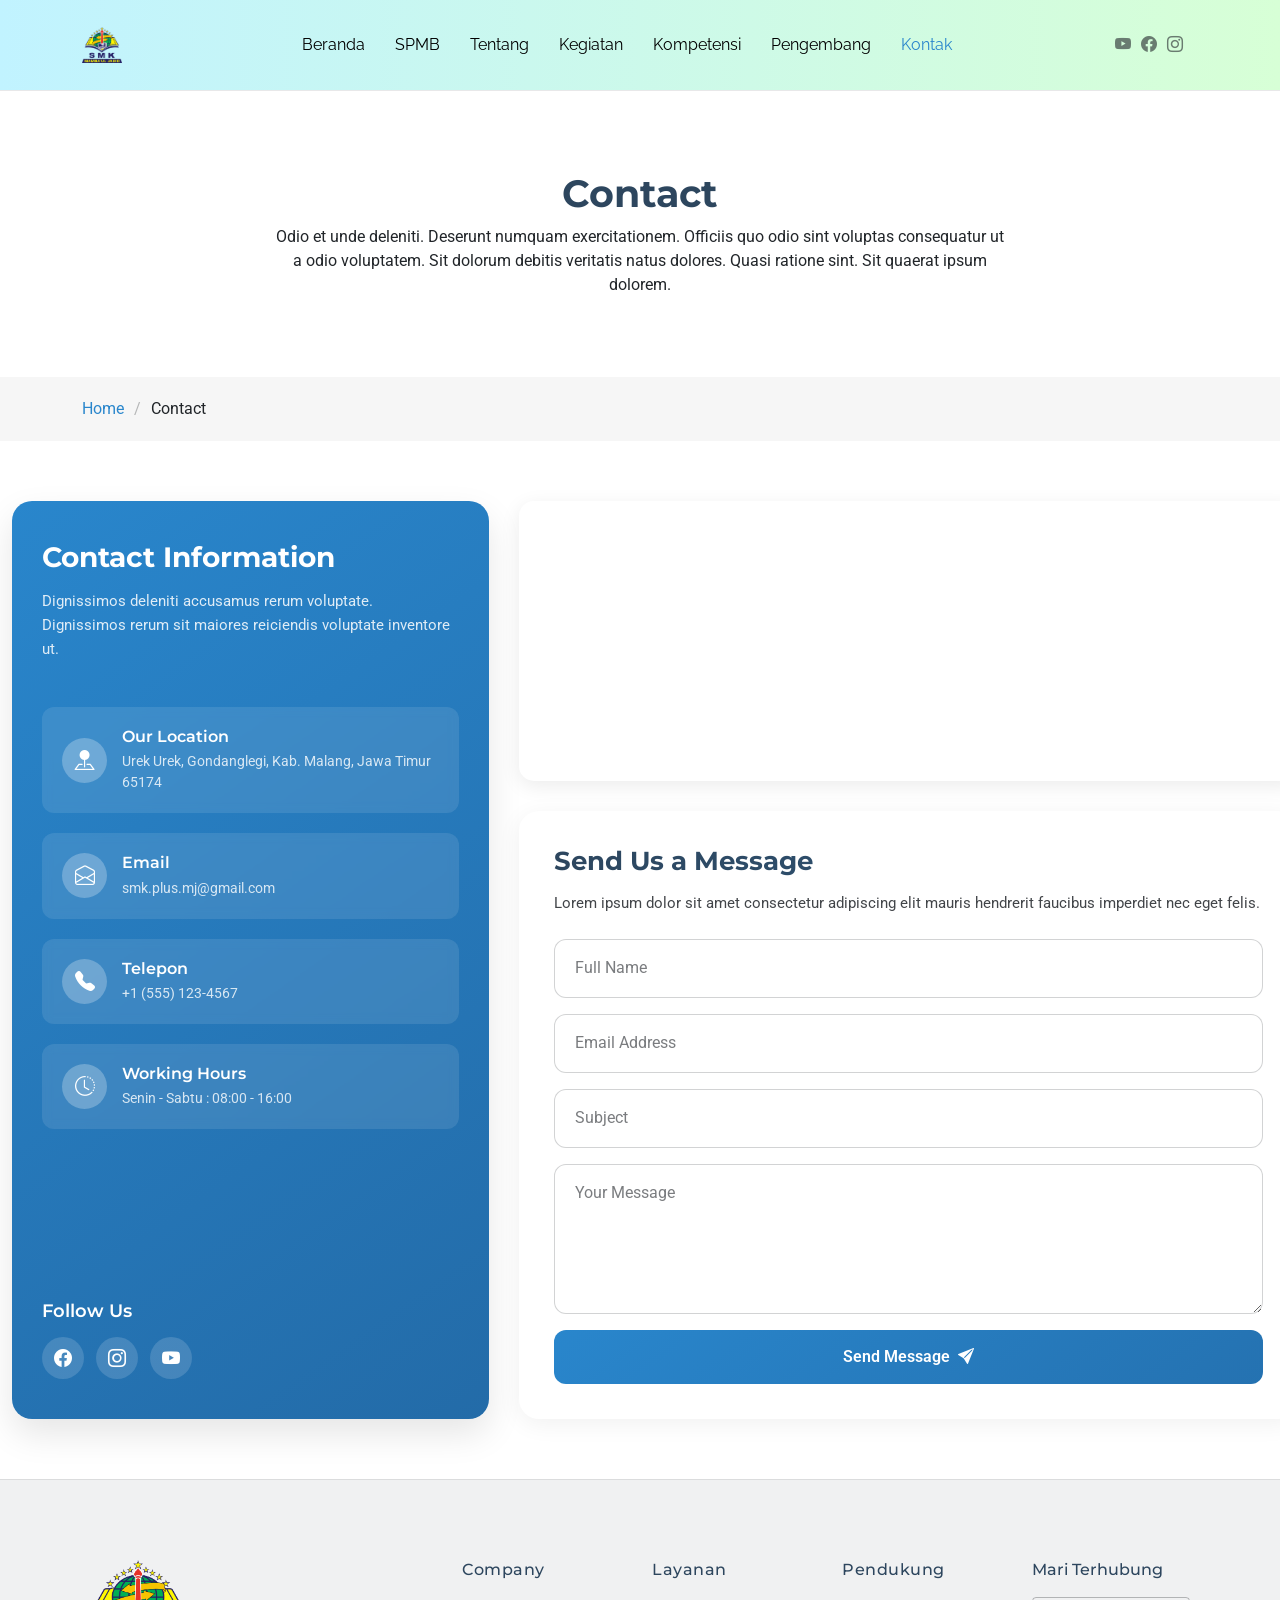
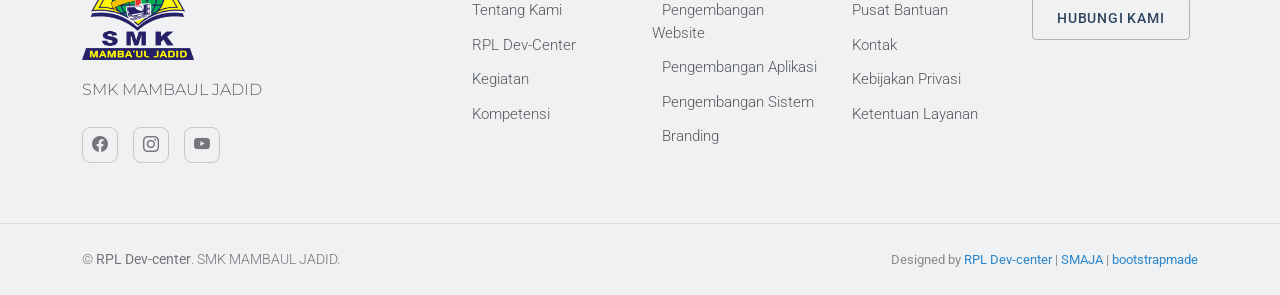
<file: contact.html>
<!DOCTYPE html>
<html lang="en">

<head>
  <meta charset="utf-8">
  <meta content="width=device-width, initial-scale=1.0" name="viewport">
  <title>SMK Mambaul Jadid</title>
  <meta name="description" content="">
  <meta name="keywords" content="">
  
  <meta http-equiv="Cache-Control" content="no-cache, no-store, must-revalidate">
  <meta http-equiv="Pragma" content="no-cache">
  <meta http-equiv="Expires" content="0">

  <!-- Favicons -->
  <link href="assets/img/mambauljadid-SMK.png" rel="icon">
  <link href="assets/img/mambauljadid-SMK.png" rel="apple-touch-icon">
  <link rel="icon" type="image/png" href="assets/img/mambauljadid-SMK.png" sizes="32x32">

  <!-- (Opsional) Untuk perangkat Apple/Retina -->
  <link rel="apple-touch-icon" href="assets/img/mambauljadid-SMK.png">

  <!-- Fonts -->
  <link href="https://fonts.googleapis.com" rel="preconnect">
  <link href="https://fonts.gstatic.com" rel="preconnect" crossorigin>
  <link href="https://fonts.googleapis.com/css2?family=Roboto:ital,wght@0,100;0,300;0,400;0,500;0,700;0,900;1,100;1,300;1,400;1,500;1,700;1,900&family=Montserrat:ital,wght@0,100;0,200;0,300;0,400;0,500;0,600;0,700;0,800;0,900;1,100;1,200;1,300;1,400;1,500;1,600;1,700;1,800;1,900&family=Raleway:ital,wght@0,100;0,200;0,300;0,400;0,500;0,600;0,700;0,800;0,900;1,100;1,200;1,300;1,400;1,500;1,600;1,700;1,800;1,900&display=swap" rel="stylesheet">

  <!-- Vendor CSS Files -->
  <link href="assets/vendor/bootstrap/css/bootstrap.min.css" rel="stylesheet">
  <link href="assets/vendor/bootstrap-icons/bootstrap-icons.css" rel="stylesheet">
  <link href="assets/vendor/aos/aos.css" rel="stylesheet">
  <link href="assets/vendor/swiper/swiper-bundle.min.css" rel="stylesheet">

  <!-- Main CSS File -->
  <link href="assets/css/main.css" rel="stylesheet">
  <link href="assets/css/style.css" rel="stylesheet">

  <!-- =======================================================
  * Template Name: Story
  * Template URL: https://bootstrapmade.com/story-bootstrap-blog-template/
  * Updated: Aug 11 2025 with Bootstrap v5.3.7
  * Author: BootstrapMade.com
  * License: https://bootstrapmade.com/license/
  ======================================================== -->
</head>

<body class="contact-page">

  <header id="header" class="header atas d-flex align-items-center position-relative">
    <div class="container position-relative d-flex align-items-center justify-content-between">

      <a href="index.html" class="logo d-flex align-items-center me-auto me-xl-0">
        <!-- Uncomment the line below if you also wish to use an image logo -->
        <!-- <img src="assets/img/logo.webp" alt=""> -->
        <img src="assets/img/mambauljadid-SMK.png" alt=""> 
      </a>

      <nav id="navmenu" class="navmenu">
        <ul>
          <li><a href="index.html">Beranda</a></li>
          <li><a href="SPMB27_28.html">SPMB</a></li>
          <li><a href="about.html">Tentang</a></li>
          <li><a href="activity.html">Kegiatan</a></li>
          <li><a href="blog-details.html">Kompetensi</a></li>
          <li><a href="author-profile.html">Pengembang</a></li>
          <li><a href="contact.html" class="active">Kontak</a></li>
        </ul>
        <i class="mobile-nav-toggle d-xl-none bi bi-list"></i>
      </nav>

      <div class="header-social-links">
        <a href="https://www.youtube.com/@smkmambauljadid7494" aria-label="Youtube"><i class="bi bi-youtube"></i></a>
        <a href="https://www.facebook.com/smkmambauljadid" aria-label="Facebook"><i class="bi bi-facebook"></i></a>
        <a href="https://www.instagram.com/smkmambauljadid/" class="instagram"><i class="bi bi-instagram"></i></a>
      </div>

    </div>
  </header>

  <main class="main">

    <!-- Page Title -->
    <div class="page-title">
      <div class="heading">
        <div class="container">
          <div class="row d-flex justify-content-center text-center">
            <div class="col-lg-8">
              <h1 class="heading-title">Contact</h1>
              <p class="mb-0">
                Odio et unde deleniti. Deserunt numquam exercitationem. Officiis quo
                odio sint voluptas consequatur ut a odio voluptatem. Sit dolorum
                debitis veritatis natus dolores. Quasi ratione sint. Sit quaerat
                ipsum dolorem.
              </p>
            </div>
          </div>
        </div>
      </div>
      <nav class="breadcrumbs">
        <div class="container">
          <ol>
            <li><a href="index.html">Home</a></li>
            <li class="current">Contact</li>
          </ol>
        </div>
      </nav>
    </div><!-- End Page Title -->

    <!-- Contact Section -->
    <section id="contact" class="contact section">

      <div class="container">
        <div class="contact-wrapper">
          <div class="contact-info-panel">
            <div class="contact-info-header">
              <h3>Contact Information</h3>
              <p>Dignissimos deleniti accusamus rerum voluptate. Dignissimos rerum sit maiores reiciendis voluptate inventore ut.</p>
            </div>

            <div class="contact-info-cards">
              <div class="info-card">
                <div class="icon-container">
                  <i class="bi bi-pin-map-fill"></i>
                </div>
                <div class="card-content">
                  <h4>Our Location</h4>
                  <p>Urek Urek, Gondanglegi, Kab. Malang, Jawa Timur 65174</p>
                </div>
              </div>

              <div class="info-card">
                <div class="icon-container">
                  <i class="bi bi-envelope-open"></i>
                </div>
                <div class="card-content">
                  <h4>Email</h4>
                  <p>smk.plus.mj@gmail.com</p>
                </div>
              </div>

              <div class="info-card">
                <div class="icon-container">
                  <i class="bi bi-telephone-fill"></i>
                </div>
                <div class="card-content">
                  <h4>Telepon</h4>
                  <p>+1 (555) 123-4567</p>
                </div>
              </div>

              <div class="info-card">
                <div class="icon-container">
                  <i class="bi bi-clock-history"></i>
                </div>
                <div class="card-content">
                  <h4>Working Hours</h4>
                  <p>Senin - Sabtu : 08:00 - 16:00 </p>
                </div>
              </div>
            </div>

            <div class="social-links-panel">
              <h5>Follow Us</h5>
              <div class="social-icons">
                <a href="https://www.facebook.com/smkmambauljadid"><i class="bi bi-facebook"></i></a>
                <a href="https://www.instagram.com/smkmambauljadid/"><i class="bi bi-instagram"></i></a>
                <a href="https://www.youtube.com/@smkmambauljadid7494"><i class="bi bi-youtube"></i></a>
              </div>
            </div>
          </div>

          <div class="contact-form-panel">
            <div class="map-container">
              <iframe src="https://www.google.com/maps/embed?pb=!1m18!1m12!1m3!1d3949.6350905740846!2d112.66133447500862!3d-8.138580491891393!2m3!1f0!2f0!3f0!3m2!1i1024!2i768!4f13.1!3m3!1m2!1s0x2dd6204b9aeab977%3A0xdbd1ad4c8a71d2c6!2sSMK%20MAMBA'UL%20JADID!5e0!3m2!1sen!2sid!4v1790063163130!5m2!1sen!2sid" width="100%" height="100%" style="border:0;" allowfullscreen="" loading="lazy" referrerpolicy="no-referrer-when-downgrade"></iframe>
            </div>

            <div class="form-container">
              <h3>Send Us a Message</h3>
              <p>Lorem ipsum dolor sit amet consectetur adipiscing elit mauris hendrerit faucibus imperdiet nec eget felis.</p>

              <form action="forms/contact.php" method="post" class="php-email-form">
                <div class="form-floating mb-3">
                  <input type="text" class="form-control" id="nameInput" name="name" placeholder="Full Name" required="">
                  <label for="nameInput">Full Name</label>
                </div>

                <div class="form-floating mb-3">
                  <input type="email" class="form-control" id="emailInput" name="email" placeholder="Email Address" required="">
                  <label for="emailInput">Email Address</label>
                </div>

                <div class="form-floating mb-3">
                  <input type="text" class="form-control" id="subjectInput" name="subject" placeholder="Subject" required="">
                  <label for="subjectInput">Subject</label>
                </div>

                <div class="form-floating mb-3">
                  <textarea class="form-control" id="messageInput" name="message" rows="5" placeholder="Your Message" style="height: 150px" required=""></textarea>
                  <label for="messageInput">Your Message</label>
                </div>

                <div class="my-3">
                  <div class="loading">Loading</div>
                  <div class="error-message"></div>
                  <div class="sent-message">Your message has been sent. Thank you!</div>
                </div>

                <div class="d-grid">
                  <button type="submit" class="btn-submit">Send Message <i class="bi bi-send-fill ms-2"></i></button>
                </div>
              </form>
            </div>
          </div>
        </div>
      </div>
    </section><!-- /Contact Section -->

  </main>

  <footer id="footer" class="footer position-relative light-background">

    <div class="container">
      <div class="row gy-5">

        <div class="col-lg-4">
          <div class="footer-brand">
            <a href="index.html" class="logo d-flex align-items-center mb-3">
              <img src="assets/img/mambauljadid-SMK.png" alt="" class="gambar"> 
            </a>
            <h1 class="tagline">SMK MAMBAUL JADID</h1>
            <div class="social-links mt-4">
              <a href="https://www.facebook.com/smkmambauljadid" aria-label="Facebook"><i class="bi bi-facebook"></i></a>
              <a href="https://www.instagram.com/smkmambauljadid/" aria-label="Instagram"><i class="bi bi-instagram"></i></a>
              <a href="https://www.youtube.com/@smkmambauljadid7494" aria-label="Youtube"><i class="bi bi-youtube"></i></a>
            </div>
          </div>
        </div>

        <div class="col-lg-6">
          <div class="footer-links-grid">
            <div class="row">
              <div class="col-6 col-md-4">
                <h5>Company</h5>
                <ul class="list-unstyled">
                  <li><a href="about.html">Tentang Kami</a></li>
                  <li><a href="author-profile.html">RPL Dev-Center</a></li>
                  <li><a href="activity.html">Kegiatan</a></li>
                  <li><a href="blog-details.html">Kompetensi</a></li>
                </ul>
              </div>
              <div class="col-6 col-md-4">
                <h5>Layanan</h5>
                <ul class="list-unstyled">
                  <li><a href="#">Pengembangan Website</a></li>
                  <li><a href="#">Pengembangan Aplikasi</a></li>
                  <li><a href="#">Pengembangan Sistem</a></li>
                  <li><a href="#">Branding</a></li>
                </ul>
              </div>
              <div class="col-6 col-md-4">
                <h5>Pendukung</h5>
                <ul class="list-unstyled">
                  <li><a href="#">Pusat Bantuan</a></li>
                  <li><a href="#">Kontak</a></li>
                  <li><a href="#">Kebijakan Privasi</a></li>
                  <li><a href="#">Ketentuan Layanan</a></li>
                </ul>
              </div>
            </div>
          </div>
        </div>

        <div class="col-lg-2">
          <div class="footer-cta">
            <h5>Mari Terhubung</h5>
            <a href="contact.html" class="btn btn-outline">Hubungi Kami</a>
          </div>
        </div>

      </div>
    </div>

    <div class="footer-bottom">
      <div class="container">
        <div class="row">
          <div class="col-12">
            <div class="footer-bottom-content">
              <p class="mb-0">© <strong>RPL Dev-center</strong>. SMK MAMBAUL JADID.</p>
              <div class="credits">
                <!-- All the links in the footer should remain intact. -->
                <!-- You can delete the links only if you've purchased the pro version. -->
                <!-- Licensing information: https://bootstrapmade.com/license/ -->
                <!-- Purchase the pro version with working PHP/AJAX contact form: [buy-url] -->
                Designed by <a href="https://bootstrapmade.com/">RPL Dev-center</a> | <a href="https://bootstrapmade.com/tools/">SMAJA</a> | <a href="https://bootstrapmade.com">bootstrapmade</a>
              </div>
            </div>
          </div>
        </div>
      </div>
    </div>

  </footer>

  <!-- Scroll Top -->
  <a href="#" id="scroll-top" class="scroll-top d-flex align-items-center justify-content-center"><i class="bi bi-arrow-up-short"></i></a>

  <!-- Preloader -->
  <div id="preloader"></div>

  <!-- Vendor JS Files -->
  <script src="assets/vendor/bootstrap/js/bootstrap.bundle.min.js"></script>
  <script src="assets/vendor/php-email-form/validate.js"></script>
  <script src="assets/vendor/aos/aos.js"></script>
  <script src="assets/vendor/swiper/swiper-bundle.min.js"></script>
  <script src="assets/vendor/purecounter/purecounter_vanilla.js"></script>

  <!-- Main JS File -->
  <script src="assets/js/main.js"></script>

</body>

</html>
</file>
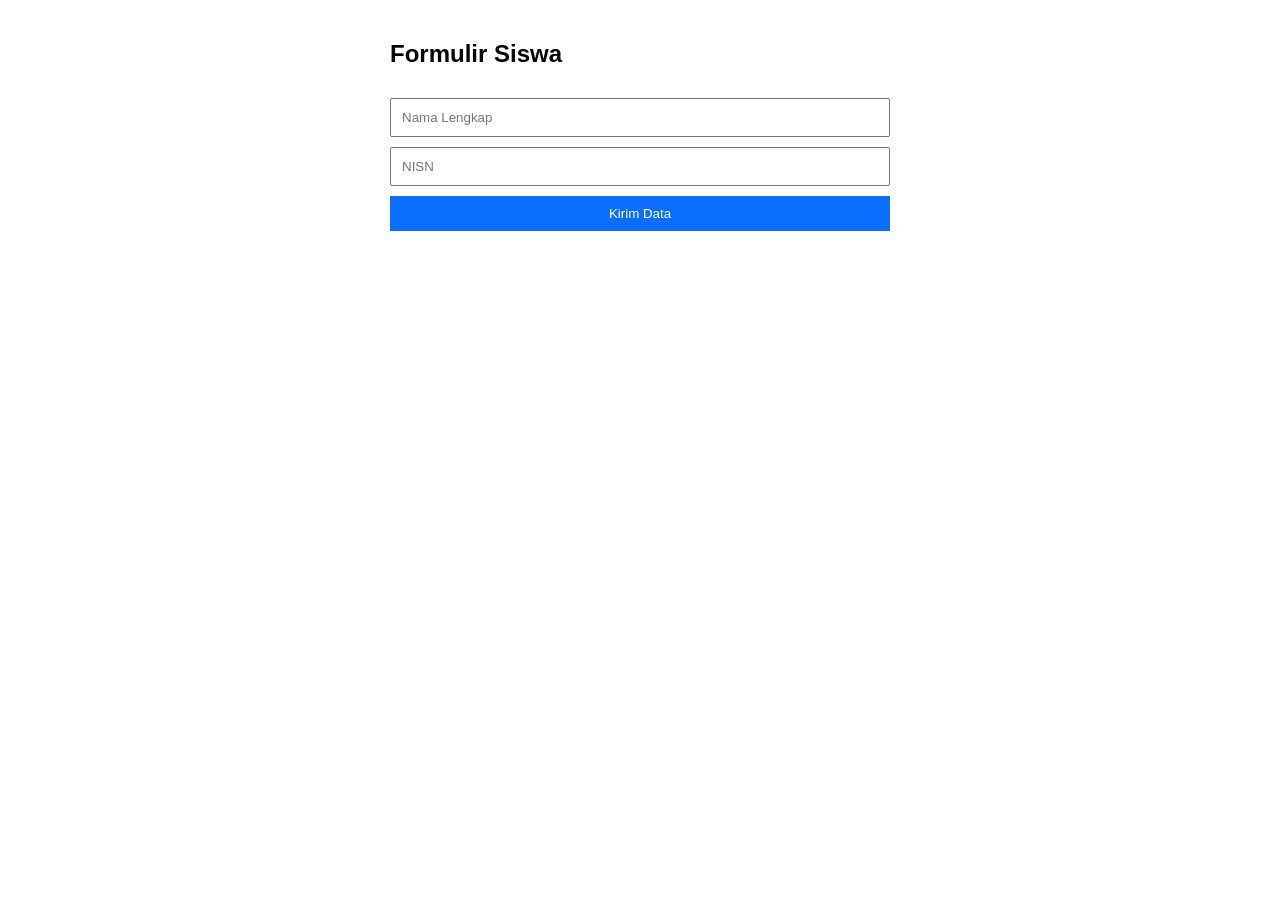
<file: PKL.html>
<!DOCTYPE html>
<html lang="id">
<head>
  <meta charset="UTF-8">
  <meta name="viewport" content="width=device-width, initial-scale=1.0">
  <title>Website PKL 2026</title>
  <style>
    body { font-family: sans-serif; padding: 20px; max-width: 500px; margin: auto; }
    input, button { width: 100%; padding: 10px; margin-top: 10px; box-sizing: border-box; }
    button { background-color: #0d6efd; color: white; border: none; cursor: pointer; }
    #loading { display: none; color: gray; margin-top: 10px; }
  </style>
</head>
<body>

  <h2>Formulir Siswa</h2>
  <form id="studentForm">
    <input type="text" name="nama" placeholder="Nama Lengkap" required>
    <input type="text" name="nisn" placeholder="NISN" required>
    <button type="submit" id="btnSubmit">Kirim Data</button>
  </form>
  <div id="loading">Sedang memproses...</div>

  <script>
    // GANTI DENGAN URL DEPLOYMENT APPS SCRIPT ANDA (/exec)
    const scriptURL = 'https://script.google.com/macros/s/AKfycbwNNvOXEEKHr52ja_qC9VRl8G2BSGF5czrU2epYSgSf1bLYjWnFfPjUke74h7w19Ir5eQ/exec';

    const form = document.getElementById('studentForm');
    const loading = document.getElementById('loading');
    const btnSubmit = document.getElementById('btnSubmit');

    form.addEventListener('submit', e => {
      e.preventDefault();
      loading.style.display = 'block';
      btnSubmit.disabled = true;

      // Mengirim data form via POST ke Apps Script
      fetch(scriptURL, { 
        method: 'POST', 
        body: new FormData(form) 
      })
      .then(response => response.json())
      .then(data => {
        loading.style.display = 'none';
        btnSubmit.disabled = false;
        if(data.status === 'success') {
          alert('Data berhasil disimpan!');
          form.reset();
        } else {
          alert('Gagal: ' + data.message);
        }
      })
      .catch(error => {
        loading.style.display = 'none';
        btnSubmit.disabled = false;
        // Tetap anggap sukses jika terkena redirect khas Google Apps Script
        alert('Data berhasil terkirim!');
        form.reset();
      });
    });
  </script>
</body>
</html>
</file>
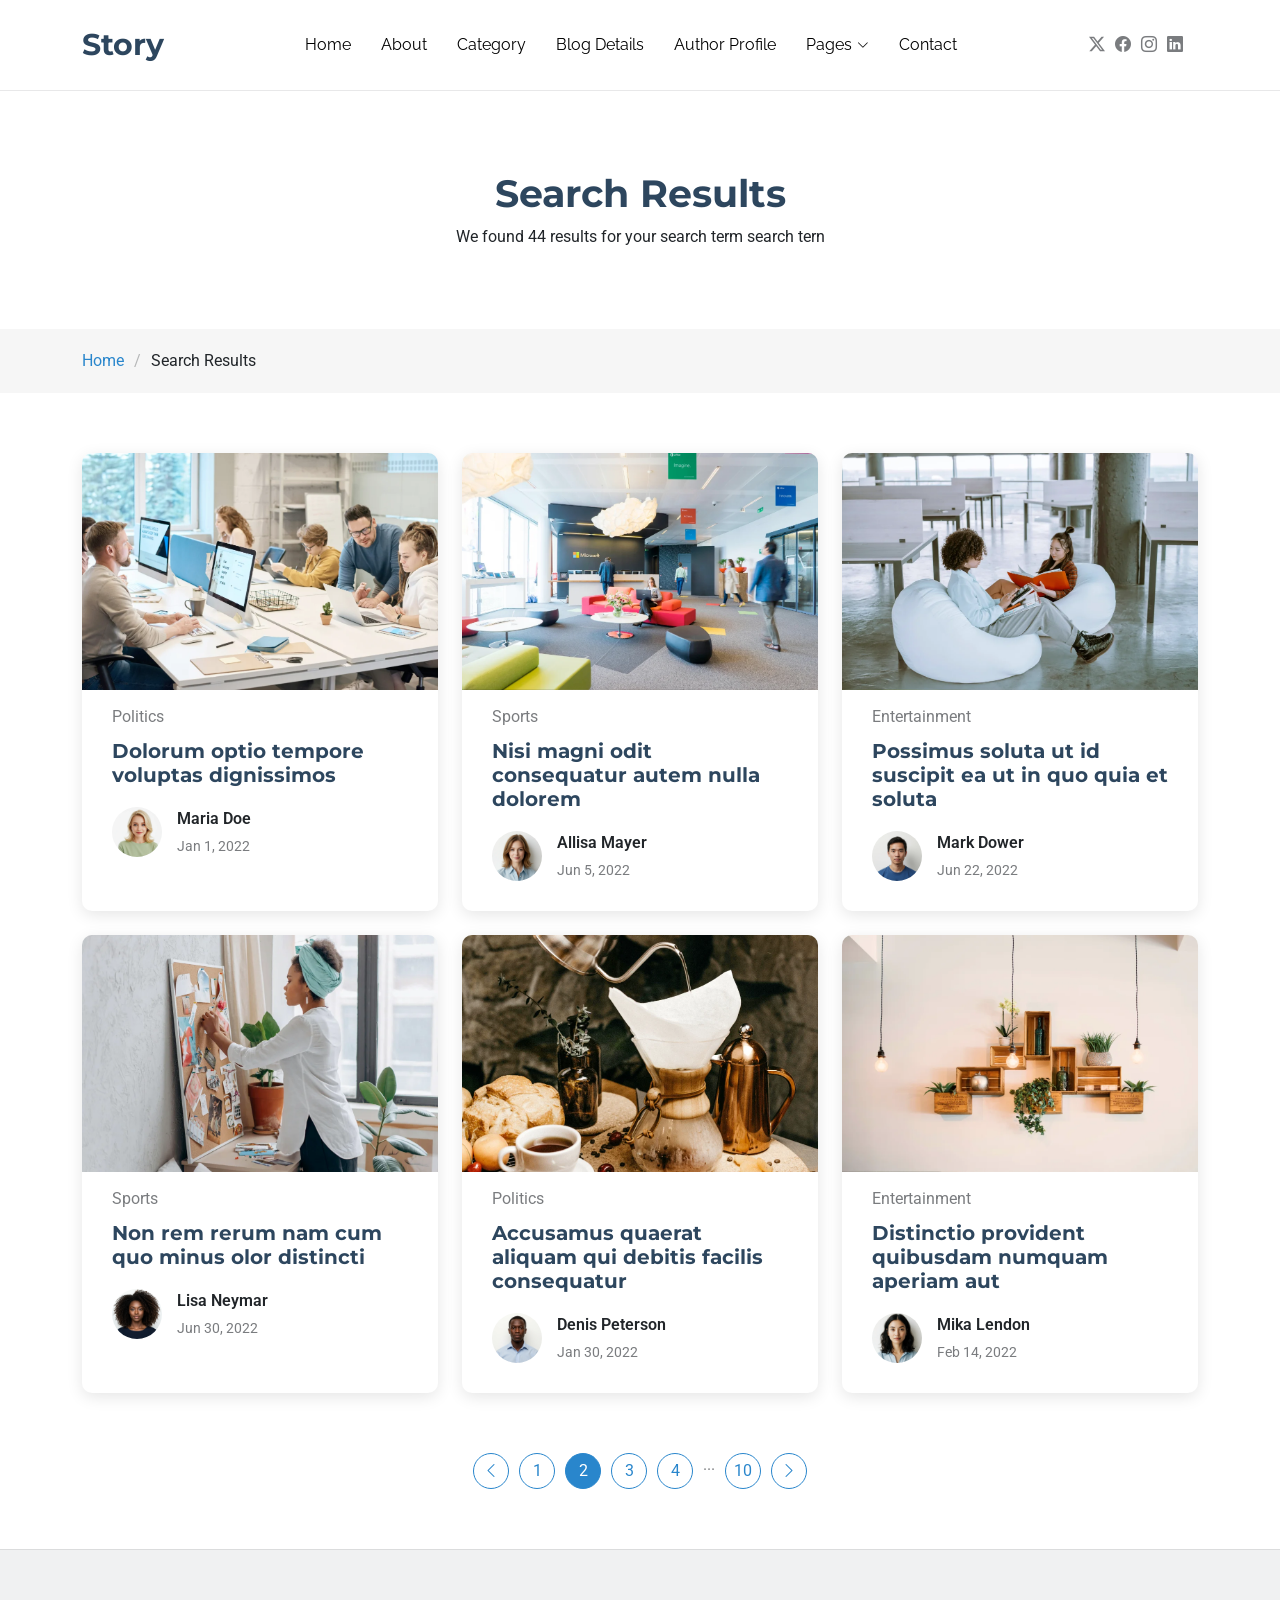
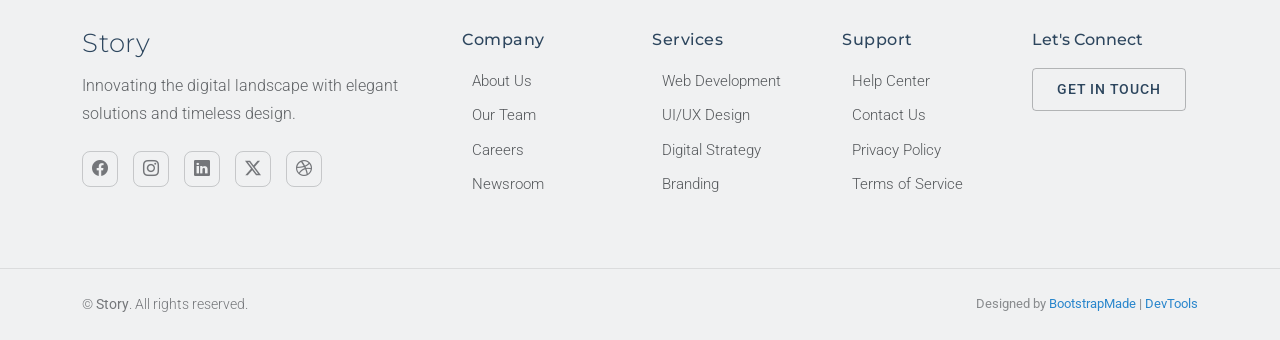
<file: search-results.html>
<!DOCTYPE html>
<html lang="en">

<head>
  <meta charset="utf-8">
  <meta content="width=device-width, initial-scale=1.0" name="viewport">
  <title>Search Results - Story Bootstrap Template</title>
  <meta name="description" content="">
  <meta name="keywords" content="">

  <!-- Favicons -->
  <link href="assets/img/favicon.png" rel="icon">
  <link href="assets/img/apple-touch-icon.png" rel="apple-touch-icon">

  <!-- Fonts -->
  <link href="https://fonts.googleapis.com" rel="preconnect">
  <link href="https://fonts.gstatic.com" rel="preconnect" crossorigin>
  <link href="https://fonts.googleapis.com/css2?family=Roboto:ital,wght@0,100;0,300;0,400;0,500;0,700;0,900;1,100;1,300;1,400;1,500;1,700;1,900&family=Montserrat:ital,wght@0,100;0,200;0,300;0,400;0,500;0,600;0,700;0,800;0,900;1,100;1,200;1,300;1,400;1,500;1,600;1,700;1,800;1,900&family=Raleway:ital,wght@0,100;0,200;0,300;0,400;0,500;0,600;0,700;0,800;0,900;1,100;1,200;1,300;1,400;1,500;1,600;1,700;1,800;1,900&display=swap" rel="stylesheet">

  <!-- Vendor CSS Files -->
  <link href="assets/vendor/bootstrap/css/bootstrap.min.css" rel="stylesheet">
  <link href="assets/vendor/bootstrap-icons/bootstrap-icons.css" rel="stylesheet">
  <link href="assets/vendor/aos/aos.css" rel="stylesheet">
  <link href="assets/vendor/swiper/swiper-bundle.min.css" rel="stylesheet">

  <!-- Main CSS File -->
  <link href="assets/css/main.css" rel="stylesheet">

  <!-- =======================================================
  * Template Name: Story
  * Template URL: https://bootstrapmade.com/story-bootstrap-blog-template/
  * Updated: Aug 11 2025 with Bootstrap v5.3.7
  * Author: BootstrapMade.com
  * License: https://bootstrapmade.com/license/
  ======================================================== -->
</head>

<body class="search-results-page">

  <header id="header" class="header d-flex align-items-center position-relative">
    <div class="container position-relative d-flex align-items-center justify-content-between">

      <a href="index.html" class="logo d-flex align-items-center me-auto me-xl-0">
        <!-- Uncomment the line below if you also wish to use an image logo -->
        <!-- <img src="assets/img/logo.webp" alt=""> -->
        <h1 class="sitename">Story</h1>
      </a>

      <nav id="navmenu" class="navmenu">
        <ul>
          <li><a href="index.html">Home</a></li>
          <li><a href="about.html">About</a></li>
          <li><a href="category.html">Category</a></li>
          <li><a href="blog-details.html">Blog Details</a></li>
          <li><a href="author-profile.html">Author Profile</a></li>
          <li class="dropdown"><a href="#"><span>Pages</span> <i class="bi bi-chevron-down toggle-dropdown"></i></a>
            <ul>
              <li><a href="about.html">About</a></li>
              <li><a href="category.html">Category</a></li>
              <li><a href="blog-details.html">Blog Details</a></li>
              <li><a href="author-profile.html">Author Profile</a></li>
              <li><a href="search-results.html" class="active">Search Results</a></li>
              <li><a href="404.html">404 Not Found Page</a></li>

              <li class="dropdown"><a href="#"><span>Deep Dropdown</span> <i class="bi bi-chevron-down toggle-dropdown"></i></a>
                <ul>
                  <li><a href="#">Deep Dropdown 1</a></li>
                  <li><a href="#">Deep Dropdown 2</a></li>
                  <li><a href="#">Deep Dropdown 3</a></li>
                  <li><a href="#">Deep Dropdown 4</a></li>
                  <li><a href="#">Deep Dropdown 5</a></li>
                </ul>
              </li>
            </ul>
          </li>
          <li><a href="contact.html">Contact</a></li>
        </ul>
        <i class="mobile-nav-toggle d-xl-none bi bi-list"></i>
      </nav>

      <div class="header-social-links">
        <a href="#" class="twitter"><i class="bi bi-twitter-x"></i></a>
        <a href="#" class="facebook"><i class="bi bi-facebook"></i></a>
        <a href="#" class="instagram"><i class="bi bi-instagram"></i></a>
        <a href="#" class="linkedin"><i class="bi bi-linkedin"></i></a>
      </div>

    </div>
  </header>

  <main class="main">

    <!-- Page Title -->
    <div class="page-title">
      <div class="heading">
        <div class="container">
          <div class="row d-flex justify-content-center text-center">
            <div class="col-lg-8">
              <h1 class="heading-title">Search Results</h1>
              <p class="mb-0">We found 44 results for your search term search tern</p>
            </div>
          </div>
        </div>
      </div>
      <nav class="breadcrumbs">
        <div class="container">
          <ol>
            <li><a href="index.html">Home</a></li>
            <li class="current">Search Results</li>
          </ol>
        </div>
      </nav>
    </div><!-- End Page Title -->

    <!-- Search Results Posts Section -->
    <section id="search-results-posts" class="search-results-posts section">

      <div class="container" data-aos="fade-up" data-aos-delay="100">
        <div class="row gy-4">

          <div class="col-lg-4">
            <article>

              <div class="post-img">
                <img src="assets/img/blog/blog-post-1.webp" alt="" class="img-fluid">
              </div>

              <p class="post-category">Politics</p>

              <h2 class="title">
                <a href="blog-details.html">Dolorum optio tempore voluptas dignissimos</a>
              </h2>

              <div class="d-flex align-items-center">
                <img src="assets/img/person/person-f-12.webp" alt="" class="img-fluid post-author-img flex-shrink-0">
                <div class="post-meta">
                  <p class="post-author">Maria Doe</p>
                  <p class="post-date">
                    <time datetime="2022-01-01">Jan 1, 2022</time>
                  </p>
                </div>
              </div>

            </article>
          </div><!-- End post list item -->

          <div class="col-lg-4">
            <article>

              <div class="post-img">
                <img src="assets/img/blog/blog-post-2.webp" alt="" class="img-fluid">
              </div>

              <p class="post-category">Sports</p>

              <h2 class="title">
                <a href="blog-details.html">Nisi magni odit consequatur autem nulla dolorem</a>
              </h2>

              <div class="d-flex align-items-center">
                <img src="assets/img/person/person-f-13.webp" alt="" class="img-fluid post-author-img flex-shrink-0">
                <div class="post-meta">
                  <p class="post-author">Allisa Mayer</p>
                  <p class="post-date">
                    <time datetime="2022-01-01">Jun 5, 2022</time>
                  </p>
                </div>
              </div>

            </article>
          </div><!-- End post list item -->

          <div class="col-lg-4">
            <article>

              <div class="post-img">
                <img src="assets/img/blog/blog-post-3.webp" alt="" class="img-fluid">
              </div>

              <p class="post-category">Entertainment</p>

              <h2 class="title">
                <a href="blog-details.html">Possimus soluta ut id suscipit ea ut in quo quia et soluta</a>
              </h2>

              <div class="d-flex align-items-center">
                <img src="assets/img/person/person-m-10.webp" alt="" class="img-fluid post-author-img flex-shrink-0">
                <div class="post-meta">
                  <p class="post-author">Mark Dower</p>
                  <p class="post-date">
                    <time datetime="2022-01-01">Jun 22, 2022</time>
                  </p>
                </div>
              </div>

            </article>
          </div><!-- End post list item -->

          <div class="col-lg-4">
            <article>

              <div class="post-img">
                <img src="assets/img/blog/blog-post-4.webp" alt="" class="img-fluid">
              </div>

              <p class="post-category">Sports</p>

              <h2 class="title">
                <a href="blog-details.html">Non rem rerum nam cum quo minus olor distincti</a>
              </h2>

              <div class="d-flex align-items-center">
                <img src="assets/img/person/person-f-14.webp" alt="" class="img-fluid post-author-img flex-shrink-0">
                <div class="post-meta">
                  <p class="post-author">Lisa Neymar</p>
                  <p class="post-date">
                    <time datetime="2022-01-01">Jun 30, 2022</time>
                  </p>
                </div>
              </div>

            </article>
          </div><!-- End post list item -->

          <div class="col-lg-4">
            <article>

              <div class="post-img">
                <img src="assets/img/blog/blog-post-5.webp" alt="" class="img-fluid">
              </div>

              <p class="post-category">Politics</p>

              <h2 class="title">
                <a href="blog-details.html">Accusamus quaerat aliquam qui debitis facilis consequatur</a>
              </h2>

              <div class="d-flex align-items-center">
                <img src="assets/img/person/person-m-11.webp" alt="" class="img-fluid post-author-img flex-shrink-0">
                <div class="post-meta">
                  <p class="post-author">Denis Peterson</p>
                  <p class="post-date">
                    <time datetime="2022-01-01">Jan 30, 2022</time>
                  </p>
                </div>
              </div>

            </article>
          </div><!-- End post list item -->

          <div class="col-lg-4">
            <article>

              <div class="post-img">
                <img src="assets/img/blog/blog-post-6.webp" alt="" class="img-fluid">
              </div>

              <p class="post-category">Entertainment</p>

              <h2 class="title">
                <a href="blog-details.html">Distinctio provident quibusdam numquam aperiam aut</a>
              </h2>

              <div class="d-flex align-items-center">
                <img src="assets/img/person/person-f-15.webp" alt="" class="img-fluid post-author-img flex-shrink-0">
                <div class="post-meta">
                  <p class="post-author">Mika Lendon</p>
                  <p class="post-date">
                    <time datetime="2022-01-01">Feb 14, 2022</time>
                  </p>
                </div>
              </div>

            </article>
          </div><!-- End post list item -->

        </div>
      </div>

    </section><!-- /Search Results Posts Section -->

    <!-- Pagination 3 Section -->
    <section id="pagination-3" class="pagination-3 section">

      <div class="container">
        <div class="d-flex justify-content-center">
          <ul>
            <li><a href="#"><i class="bi bi-chevron-left"></i></a></li>
            <li><a href="#">1</a></li>
            <li><a href="#" class="active">2</a></li>
            <li><a href="#">3</a></li>
            <li><a href="#">4</a></li>
            <li>...</li>
            <li><a href="#">10</a></li>
            <li><a href="#"><i class="bi bi-chevron-right"></i></a></li>
          </ul>
        </div>
      </div>

    </section><!-- /Pagination 3 Section -->

  </main>

  <footer id="footer" class="footer position-relative light-background">

    <div class="container">
      <div class="row gy-5">

        <div class="col-lg-4">
          <div class="footer-brand">
            <a href="index.html" class="logo d-flex align-items-center mb-3">
              <span class="sitename">Story</span>
            </a>
            <p class="tagline">Innovating the digital landscape with elegant solutions and timeless design.</p>

            <div class="social-links mt-4">
              <a href="#" aria-label="Facebook"><i class="bi bi-facebook"></i></a>
              <a href="#" aria-label="Instagram"><i class="bi bi-instagram"></i></a>
              <a href="#" aria-label="LinkedIn"><i class="bi bi-linkedin"></i></a>
              <a href="#" aria-label="Twitter"><i class="bi bi-twitter-x"></i></a>
              <a href="#" aria-label="Dribbble"><i class="bi bi-dribbble"></i></a>
            </div>
          </div>
        </div>

        <div class="col-lg-6">
          <div class="footer-links-grid">
            <div class="row">
              <div class="col-6 col-md-4">
                <h5>Company</h5>
                <ul class="list-unstyled">
                  <li><a href="#">About Us</a></li>
                  <li><a href="#">Our Team</a></li>
                  <li><a href="#">Careers</a></li>
                  <li><a href="#">Newsroom</a></li>
                </ul>
              </div>
              <div class="col-6 col-md-4">
                <h5>Services</h5>
                <ul class="list-unstyled">
                  <li><a href="#">Web Development</a></li>
                  <li><a href="#">UI/UX Design</a></li>
                  <li><a href="#">Digital Strategy</a></li>
                  <li><a href="#">Branding</a></li>
                </ul>
              </div>
              <div class="col-6 col-md-4">
                <h5>Support</h5>
                <ul class="list-unstyled">
                  <li><a href="#">Help Center</a></li>
                  <li><a href="#">Contact Us</a></li>
                  <li><a href="#">Privacy Policy</a></li>
                  <li><a href="#">Terms of Service</a></li>
                </ul>
              </div>
            </div>
          </div>
        </div>

        <div class="col-lg-2">
          <div class="footer-cta">
            <h5>Let's Connect</h5>
            <a href="contact.html" class="btn btn-outline">Get in Touch</a>
          </div>
        </div>

      </div>
    </div>

    <div class="footer-bottom">
      <div class="container">
        <div class="row">
          <div class="col-12">
            <div class="footer-bottom-content">
              <p class="mb-0">© <strong>Story</strong>. All rights reserved.</p>
              <div class="credits">
                <!-- All the links in the footer should remain intact. -->
                <!-- You can delete the links only if you've purchased the pro version. -->
                <!-- Licensing information: https://bootstrapmade.com/license/ -->
                <!-- Purchase the pro version with working PHP/AJAX contact form: [buy-url] -->
                Designed by <a href="https://bootstrapmade.com/">BootstrapMade</a> | <a href="https://bootstrapmade.com/tools/">DevTools</a>
              </div>
            </div>
          </div>
        </div>
      </div>
    </div>

  </footer>

  <!-- Scroll Top -->
  <a href="#" id="scroll-top" class="scroll-top d-flex align-items-center justify-content-center"><i class="bi bi-arrow-up-short"></i></a>

  <!-- Preloader -->
  <div id="preloader"></div>

  <!-- Vendor JS Files -->
  <script src="assets/vendor/bootstrap/js/bootstrap.bundle.min.js"></script>
  <script src="assets/vendor/php-email-form/validate.js"></script>
  <script src="assets/vendor/aos/aos.js"></script>
  <script src="assets/vendor/swiper/swiper-bundle.min.js"></script>
  <script src="assets/vendor/purecounter/purecounter_vanilla.js"></script>

  <!-- Main JS File -->
  <script src="assets/js/main.js"></script>

</body>

</html>
</file>
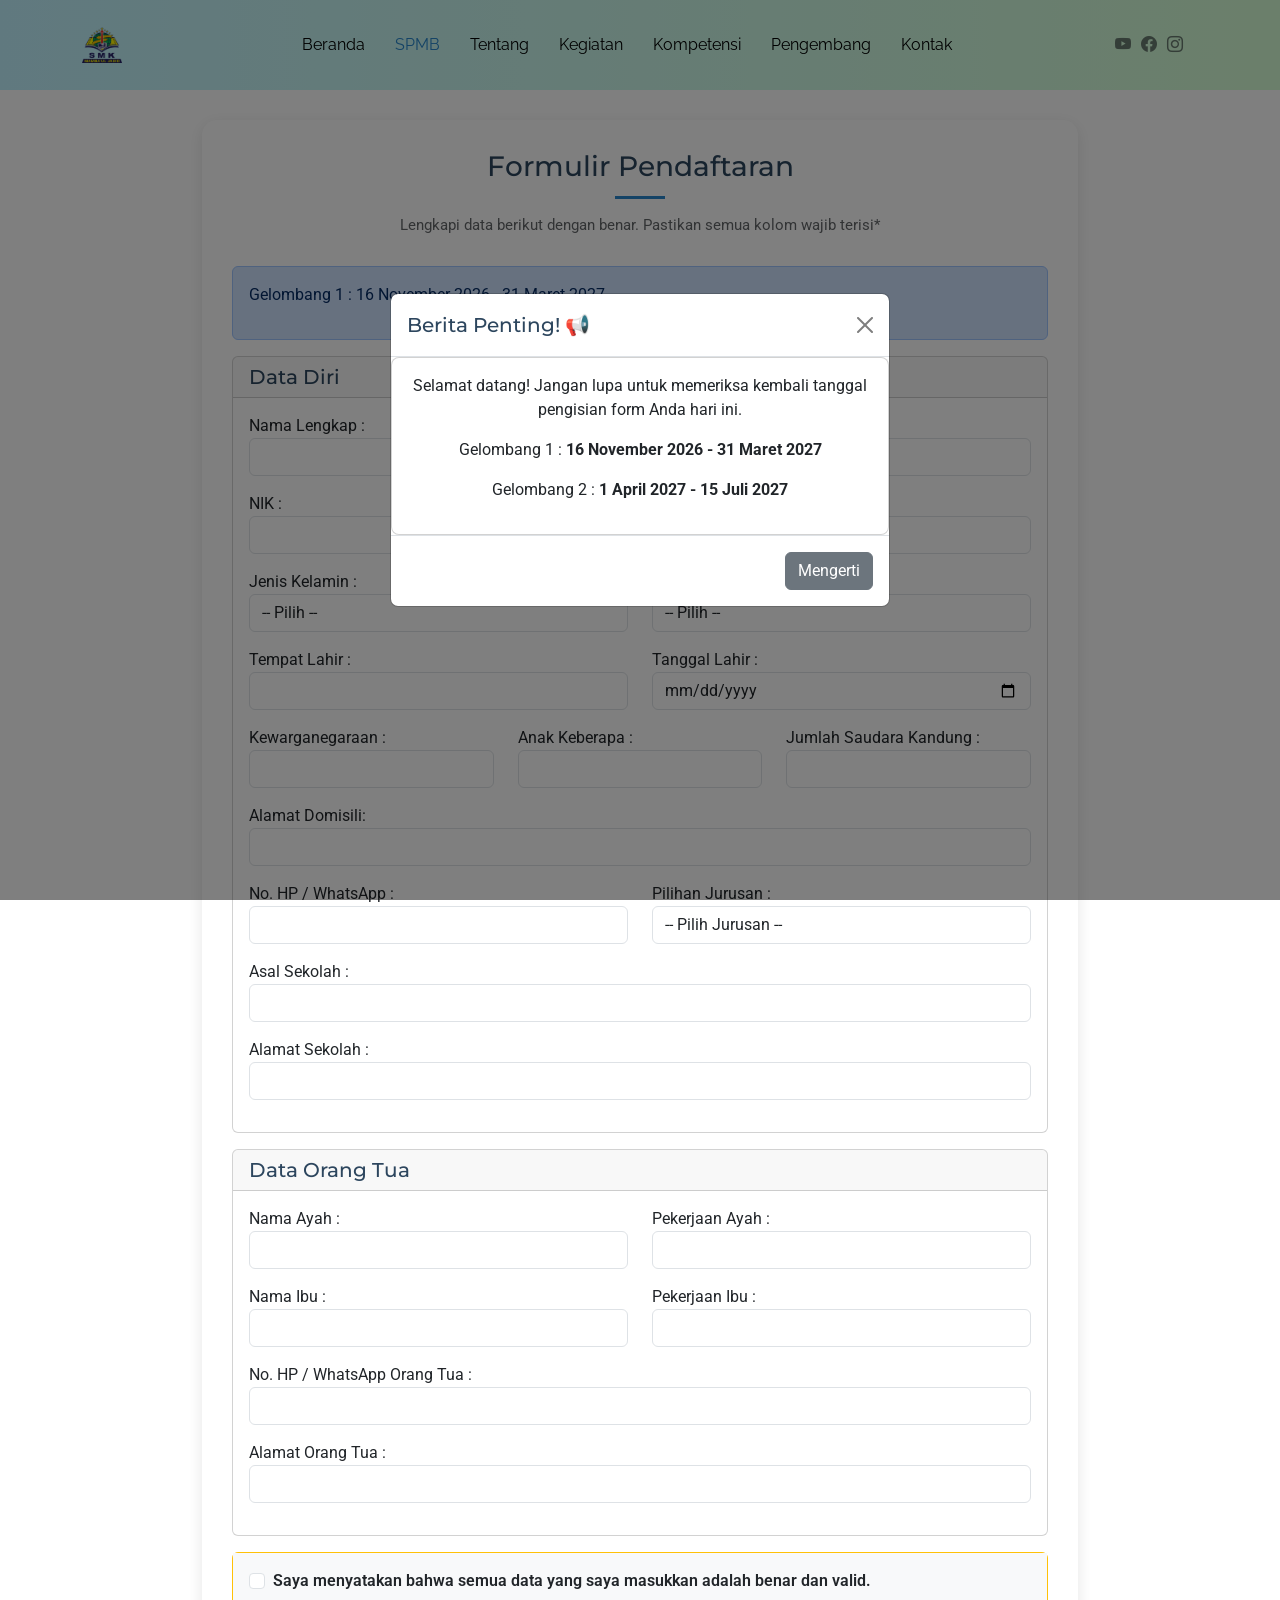
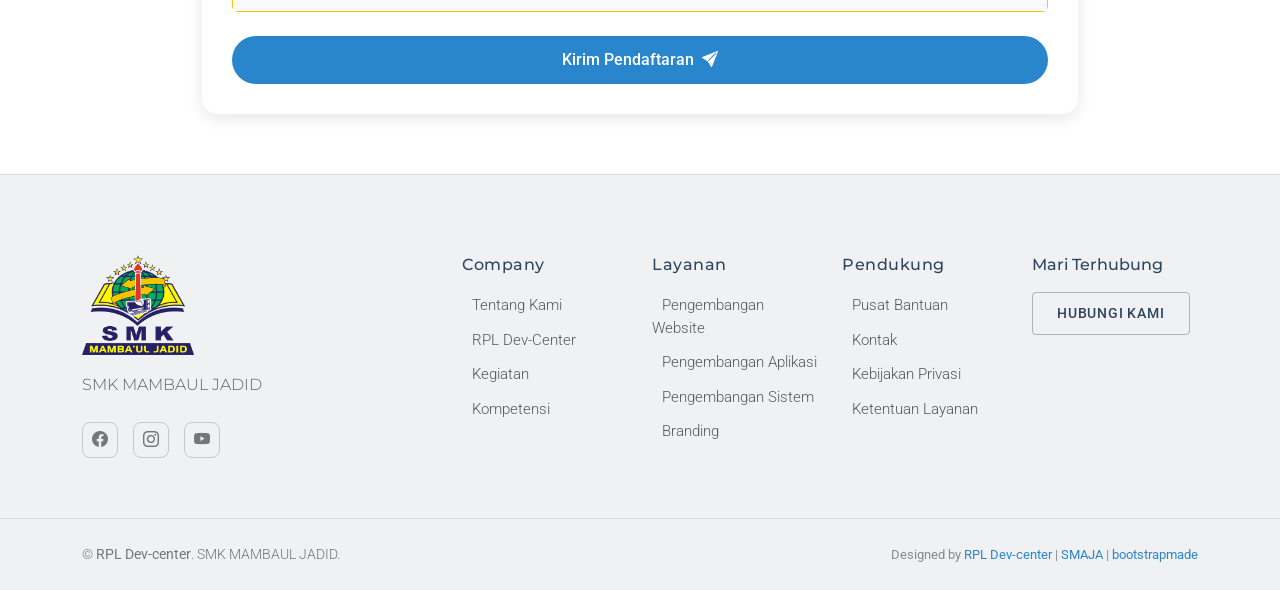
<file: SPMB27_28.html>
<!DOCTYPE html>
<html lang="en">

<head>
  <meta charset="utf-8">
  <meta content="width=device-width, initial-scale=1.0" name="viewport">
  <title>SMK Mambaul Jadid || SPMB 2027 - 2028</title>
  <meta name="description" content="">
  <meta name="keywords" content="">
  
  <meta http-equiv="Cache-Control" content="no-cache, no-store, must-revalidate">
  <meta http-equiv="Pragma" content="no-cache">
  <meta http-equiv="Expires" content="0">

  <!-- Favicons -->
  <link href="assets/img/mambauljadid-SMK.png" rel="icon">
  <link href="assets/img/mambauljadid-SMK.png" rel="apple-touch-icon">
  <link rel="icon" type="image/png" href="assets/img/mambauljadid-SMK.png" sizes="32x32">

  <!-- (Opsional) Untuk perangkat Apple/Retina -->
  <link rel="apple-touch-icon" href="assets/img/mambauljadid-SMK.png">
  
  <!-- Fonts -->
  <link href="https://fonts.googleapis.com" rel="preconnect">
  <link href="https://fonts.gstatic.com" rel="preconnect" crossorigin>
  <link href="https://fonts.googleapis.com/css2?family=Roboto:ital,wght@0,100;0,300;0,400;0,500;0,700;0,900;1,100;1,300;1,400;1,500;1,700;1,900&family=Montserrat:ital,wght@0,100;0,200;0,300;0,400;0,500;0,600;0,700;0,800;0,900;1,100;1,200;1,300;1,400;1,500;1,600;1,700;1,800;1,900&family=Raleway:ital,wght@0,100;0,200;0,300;0,400;0,500;0,600;0,700;0,800;0,900;1,100;1,200;1,300;1,400;1,500;1,600;1,700;1,800;1,900&display=swap" rel="stylesheet">

  <!-- Vendor CSS Files -->
  <link href="assets/vendor/bootstrap/css/bootstrap.min.css" rel="stylesheet">
  <link href="assets/vendor/bootstrap-icons/bootstrap-icons.css" rel="stylesheet">
  <link href="assets/vendor/aos/aos.css" rel="stylesheet">
  <link href="assets/vendor/swiper/swiper-bundle.min.css" rel="stylesheet">
  <link href="https://cdn.jsdelivr.net/npm/bootstrap@5.3.8/dist/css/bootstrap.min.css" rel="stylesheet">

  <!-- Main CSS File -->
  <link href="assets/css/main.css" rel="stylesheet">
  <link href="assets/css/style.css" rel="stylesheet"> 

  <!-- Google tag (gtag.js) -->
  <script async src="https://www.googletagmanager.com/gtag/js?id=G-B103D5XCMV"></script>
  <script>
    window.dataLayer = window.dataLayer || [];
    function gtag(){dataLayer.push(arguments);}
    gtag('js', new Date());

    gtag('config', 'G-B103D5XCMV');
  </script>

  <!-- =======================================================
  * Template Name: Story
  * Template URL: https://bootstrapmade.com/story-bootstrap-blog-template/
  * Updated: Aug 11 2025 with Bootstrap v5.3.7
  * Author: BootstrapMade.com
  * License: https://bootstrapmade.com/license/
  ======================================================== -->
</head>

<body class="SPMB-page">

  <header id="header" class="header atas d-flex align-items-center position-relative">
    <div class="container position-relative d-flex align-items-center justify-content-between">

      <a href="index.html" class="logo d-flex align-items-center me-auto me-xl-0">
      <!-- Uncomment the line below if you also wish to use an image logo -->
      <!-- <img src="assets/img/logo.webp" alt=""> -->
      <img src="assets/img/mambauljadid-SMK.png" alt=""> 
      </a>

      <nav id="navmenu" class="navmenu" class="navbar-dark" >
      <ul>
          <li><a href="index.html">Beranda</a></li>
          <li><a href="SPMB27_28.html" class="active">SPMB</a></li>
          <li><a href="about.html">Tentang</a></li>
          <li><a href="activity.html">Kegiatan</a></li>
          <li><a href="blog-details.html">Kompetensi</a></li>
          <li><a href="author-profile.html">Pengembang</a></li>
          <li><a href="contact.html">Kontak</a></li>
      </ul>
      <i class="mobile-nav-toggle d-xl-none bi bi-list"></i>
      </nav>

      <div class="header-social-links">
      <a href="https://www.youtube.com/@smkmambauljadid7494" aria-label="Youtube"><i class="bi bi-youtube"></i></a>
      <a href="https://www.facebook.com/smkmambauljadid" aria-label="Facebook"><i class="bi bi-facebook"></i></a>
      <a href="https://www.instagram.com/smkmambauljadid/" class="instagram"><i class="bi bi-instagram"></i></a>
      </div>

    </div>
  </header>

  <!-- STRUKTUR MODAL POPUP BOOTSTRAP -->
  <div class="modal fade" id="modalBerita" tabindex="-1" aria-hidden="true">
        <div class="modal-dialog modal-dialog-centered">
            <div class="modal-content">
                <div class="modal-header">
                    <h5 class="modal-title">Berita Penting! 📢</h5>
                    <button type="button" class="btn-close" data-bs-dismiss="modal" aria-label="Close"></button>
                </div>
                <div class="modal-content p-3 text-center">
                    <p>Selamat datang! Jangan lupa untuk memeriksa kembali tanggal pengisian form Anda hari ini.</p>
                    <p>Gelombang 1 : <strong>16 November 2026 - 31 Maret 2027</strong></p>
                    <p>Gelombang 2 : <strong>1 April 2027 - 15 Juli 2027</strong></p>
                </div>
                <div class="modal-footer">
                    <button type="button" class="btn btn-secondary" data-bs-dismiss="modal">Mengerti</button>
                </div>
            </div>
        </div>
    </div>

  <main class="main">

    <section id="blog-comment-form" class="blog-comment-form section">
      <div class="container" data-aos="fade-up" data-aos-delay="100">

        <form id="formPendaftaran">

          <div class="section-header">
            <h3>Formulir Pendaftaran</h3>
            <p>Lengkapi data berikut dengan benar. Pastikan semua kolom wajib terisi*</p>
          </div>

          <div class="alert alert-primary" role="alert">
            <p>Gelombang 1 : 16 November 2026 - 31 Maret 2027</p>
          </div>

            <div class="card mb-3">
              <div class="card-header">
                <h5 class="mb-0">Data Diri</h5>
              </div>
              <div class="card-body">
                <div class="row">
                  <div class="text-start mb-3">
                    <label for="nameInput">Nama Lengkap :</label>
                    <input type="text" class="form-control" id="nameInput" name="name" required>
                  </div>

                  <div class="text-start mb-3 col-lg-6">
                    <label for="nik">NIK :</label>
                    <input type="text" class="form-control" id="nik" name="nik" required>
                  </div>

                  <div class="text-start mb-3 col-lg-6">
                    <label for="nisn">NISN :</label>
                    <input type="text" class="form-control" id="nisn" name="nisn" required>
                  </div>

                  <div class="text-start mb-3 col-lg-6">
                    <label for="jk">Jenis Kelamin :</label>
                    <select type="text" class="form-control" id="jk" name="JK" required>
                      <option value="">-- Pilih --</option>
                      <option value="L">Laki-laki</option>
                      <option value="P">Perempuan</option>
                    </select>
                  </div>

                  <div class="text-start mb-3 col-lg-6">
                    <label for="agama">Agama :</label>
                    <select type="text" class="form-control" id="agama" name="agama" required>
                      <option value="">-- Pilih --</option>
                      <option value="Islam">Islam</option>
                      <option value="Kristen">Kristen</option>
                      <option value="Katolik">Katolik</option>
                      <option value="Hindu">Hindu</option>
                      <option value="Budha">Budha</option>
                      <option value="Konghucu">Konghucu</option>
                    </select>
                    </div>

                    <div class="text-start mb-3 col-lg-6">
                      <label for="tempatLahir">Tempat Lahir :</label>
                      <input type="text" class="form-control" id="tempatLahir" name="tempatLahir" required>
                    </div>

                    <div class="text-start mb-3 col-lg-6">
                      <label for="tanggalLahir">Tanggal Lahir :</label>
                      <input type="date" class="form-control" id="tanggalLahir" name="tanggalLahir" required>
                    </div>

                    <div class="text-start mb-3 col-lg-4">
                      <label for="kewarganegaraan">Kewarganegaraan :</label>
                      <input type="text" class="form-control" id="kewarganegaraan" name="kewarganegaraan" required>
                    </div>

                    <div class="text-start mb-3 col-lg-4">
                      <label for="anakke">Anak Keberapa :</label>
                      <input type="number" class="form-control" id="anakke" name="anakke" required>
                    </div>

                    <div class="text-start mb-3 col-lg-4">
                      <label for="jmlsaudarakandung">Jumlah Saudara Kandung :</label>
                      <input type="number" class="form-control" id="jmlsaudarakandung" name="jmlsaudarakandung" required>
                    </div>

                    <div class="text-start mb-3">
                      <label for="alamat">Alamat Domisili:</label>
                      <input type="text" class="form-control" id="alamat" name="alamat" required>
                    </div>

                    <div class="text-start mb-3 col-lg-6">
                      <label for="nohp">No. HP / WhatsApp :</label>
                      <input type="text" class="form-control" id="nohp" name="nohp" required> 
                    </div>

                    <div class="text-start mb-3 col-lg-6">
                      <label for="jurusan">Pilihan Jurusan :</label>
                      <select type="text" class="form-control" id="jurusan" name="jurusan" required>
                        <option value="">-- Pilih Jurusan --</option>
                        <option value="RPL">Rekayasa Perangkat Lunak (RPL)</option>
                        <option value="TKRO">Teknik Kendaraan Ringan Otomotif (TKRO)</option>
                        <option value="LPKC">Layanan Penunjang Keperawatan & Caregiving (LPKC)</option>
                        <option value="DPB">Desain dan Produksi Usaha (DPB)</option>
                      </select>
                   </div>

                  <div class="text-start mb-3">
                    <label for="asalSekolah">Asal Sekolah :</label>
                    <input type="text" class="form-control" id="asalSekolah" name="asalSekolah" required>
                  </div>

                  <div class="text-start mb-3">
                    <label for="alamatsekolah">Alamat Sekolah :</label>
                    <input type="text" class="form-control" id="alamatsekolah" name="alamatsekolah" required>
                  </div>
                </div>
              </div>
            </div>  

              <div class="card mb-3">
                <div class="card-header">
                  <h5 class="mb-0">Data Orang Tua</h5>
                </div>
                <div class="card-body">
                  <div class="row">
                    <div class="text-start mb-3 col-lg-6">
                      <label for="namaAyah">Nama Ayah :</label>
                      <input type="text" class="form-control" id="namaAyah" name="namaAyah" required>
                    </div>

                    <div class="text-start mb-3 col-lg-6">
                      <label for="pekerjaanAyah">Pekerjaan Ayah :</label>
                      <input type="text" class="form-control" id="pekerjaanAyah" name="pekerjaanAyah" required>
                    </div>

                    <div class="text-start mb-3 col-lg-6">
                      <label for="namaIbu">Nama Ibu :</label>
                      <input type="text" class="form-control" id="namaIbu" name="namaIbu" required>
                    </div>

                    <div class="text-start mb-3 col-lg-6">
                      <label for="pekerjaanIbu">Pekerjaan Ibu :</label>
                      <input type="text" class="form-control" id="pekerjaanIbu" name="pekerjaanIbu" required >
                    </div>

                    <div class="text-start mb-3">
                      <label for="nohpOrtu">No. HP / WhatsApp Orang Tua :</label>
                      <input type="text" class="form-control" id="nohpOrtu" name="nohpOrtu" required>  
                    </div>

                    <div class="text-start mb-3">
                      <label for="alamatOrtu">Alamat Orang Tua :</label>
                      <input type="text" class="form-control" id="alamatOrtu" name="alamatOrtu" required>
                    </div>
                  </div> 
                </div>
              </div>

              <div class="card mb-4 border-warning">
                <div class="card-body bg-light">
                  <div class="form-check">
                    <input class="form-check-input" type="checkbox" id="persetujuan" name="persetujuan" required>
                    <label class="form-check-label fw-semibold" for="persetujuan">
                      Saya menyatakan bahwa semua data yang saya masukkan adalah benar dan valid.
                    </label>
                  </div>
                </div>              
              </div>
                  
              <div class="d-grid">
                  <button type="submit" id="tombolDaftar" class="btn-submit">Kirim Pendaftaran<i class="bi bi-send-fill ms-2"></i></button>
              </div>
              
        </form>
      </div>
    </section>
  </main>

  <footer id="footer" class="footer position-relative light-background">

    <div class="container">
      <div class="row gy-5">

        <div class="col-lg-4">
          <div class="footer-brand">
            <a href="index.html" class="logo d-flex align-items-center mb-3">
              <img src="assets/img/mambauljadid-SMK.png" alt="" class="gambar"> 
            </a>
            <h1 class="tagline">SMK MAMBAUL JADID</h1>
            <div class="social-links mt-4">
              <a href="https://www.facebook.com/smkmambauljadid" aria-label="Facebook"><i class="bi bi-facebook"></i></a>
              <a href="https://www.instagram.com/smkmambauljadid/" aria-label="Instagram"><i class="bi bi-instagram"></i></a>
              <a href="https://www.youtube.com/@smkmambauljadid7494" aria-label="Youtube"><i class="bi bi-youtube"></i></a>
            </div>
          </div>
        </div>

        <div class="col-lg-6">
          <div class="footer-links-grid">
            <div class="row">
              <div class="col-6 col-md-4">
                <h5>Company</h5>
                <ul class="list-unstyled">
                  <li><a href="about.html">Tentang Kami</a></li>
                  <li><a href="author-profile.html">RPL Dev-Center</a></li>
                  <li><a href="activity.html">Kegiatan</a></li>
                  <li><a href="blog-details.html">Kompetensi</a></li>
                </ul>
              </div>
              <div class="col-6 col-md-4">
                <h5>Layanan</h5>
                <ul class="list-unstyled">
                  <li><a href="#">Pengembangan Website</a></li>
                  <li><a href="#">Pengembangan Aplikasi</a></li>
                  <li><a href="#">Pengembangan Sistem</a></li>
                  <li><a href="#">Branding</a></li>
                </ul>
              </div>
              <div class="col-6 col-md-4">
                <h5>Pendukung</h5>
                <ul class="list-unstyled">
                  <li><a href="#">Pusat Bantuan</a></li>
                  <li><a href="#">Kontak</a></li>
                  <li><a href="#">Kebijakan Privasi</a></li>
                  <li><a href="#">Ketentuan Layanan</a></li>
                </ul>
              </div>
            </div>
          </div>
        </div>

        <div class="col-lg-2">
          <div class="footer-cta">
            <h5>Mari Terhubung</h5>
            <a href="contact.html" class="btn btn-outline">Hubungi Kami</a>
          </div>
        </div>

      </div>
    </div>

    <div class="footer-bottom">
      <div class="container">
        <div class="row">
          <div class="col-12">
            <div class="footer-bottom-content">
              <p class="mb-0">© <strong>RPL Dev-center</strong>. SMK MAMBAUL JADID.</p>
              <div class="credits">
                <!-- All the links in the footer should remain intact. -->
                <!-- You can delete the links only if you've purchased the pro version. -->
                <!-- Licensing information: https://bootstrapmade.com/license/ -->
                <!-- Purchase the pro version with working PHP/AJAX contact form: [buy-url] -->
                Designed by <a href="https://bootstrapmade.com/">RPL Dev-center</a> | <a href="https://bootstrapmade.com/tools/">SMAJA</a> | <a href="https://bootstrapmade.com">bootstrapmade</a>
              </div>
            </div>
          </div>
        </div>
      </div>
    </div>

  </footer>

  <!-- Scroll Top -->
  <a href="#" id="scroll-top" class="scroll-top d-flex align-items-center justify-content-center"><i class="bi bi-arrow-up-short"></i></a>

  <!-- Preloader -->
  <div id="preloader"></div>

  <!-- Vendor JS Files -->
  <script src="assets/vendor/bootstrap/js/bootstrap.bundle.min.js"></script>
  <script src="assets/vendor/aos/aos.js"></script>
  <script src="assets/vendor/swiper/swiper-bundle.min.js"></script>
  <script src="assets/vendor/purecounter/purecounter_vanilla.js"></script>

  <!-- Main JS File -->
  <script src="assets/js/main.js"></script>

  <script>
    const modalSaya = new bootstrap.Modal(document.getElementById('modalBerita'));
    modalSaya.show();
  </script>

  <script>
    const scriptURL = 'https://script.google.com/macros/s/AKfycbyNblBhGgWoqmZ8crfy3f3O4uDgHHJgaHtVhEzQHFV8PVnd4CNEnIaITM-lvjdgugsP/exec';
    const form = document.getElementById('formPendaftaran');
    const btnKirim = document.getElementById('tombolDaftar');

    form.addEventListener('submit', e => {
      e.preventDefault();

      const teksAsli = btnKirim.innerHTML;
      btnKinned = btnKirim;
      btnKirim.disabled = true;
      btnKirim.innerHTML = 'Mengirim Data... <span class="spinner-border spinner-border-sm ms-2"></span>';

      const formData = new FormData(form);
      formData.set('persetujuan', document.getElementById('persetujuan').checked ? 'Setuju' : 'Tidak');

      fetch(scriptURL, { method: 'POST', body: formData, mode: 'no-cors' })
        .then(() => {
          alert('Alhamdulillah! Pendaftaran berhasil dikirim. Data Anda sudah tercatat.');
          form.reset();
        })
        .catch(error => {
          console.error('Error!', error);
          alert('Gagal mengirim data. Pastikan koneksi internet Anda stabil.');
        })
        .finally(() => {
          btnKirim.disabled = false;
          btnKirim.innerHTML = teksAsli;
        });
    });
  </script>

</body>

</html>
</file>
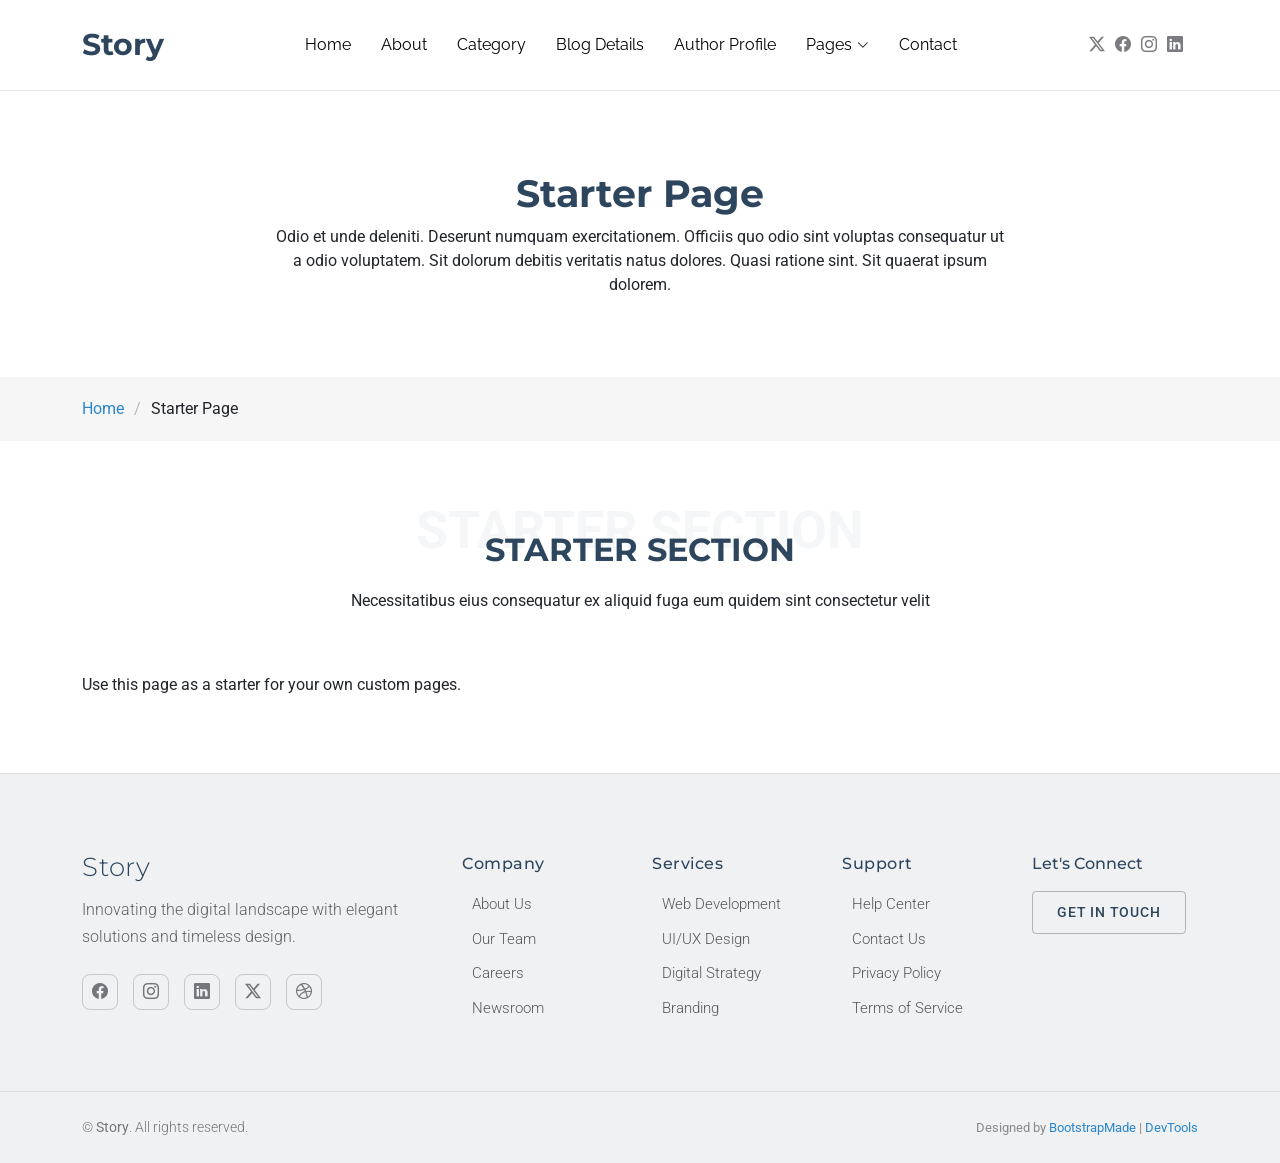
<file: starter-page.html>
<!DOCTYPE html>
<html lang="en">

<head>
  <meta charset="utf-8">
  <meta content="width=device-width, initial-scale=1.0" name="viewport">
  <title>Starter Page - Story Bootstrap Template</title>
  <meta name="description" content="">
  <meta name="keywords" content="">

  <!-- Favicons -->
  <link href="assets/img/favicon.png" rel="icon">
  <link href="assets/img/apple-touch-icon.png" rel="apple-touch-icon">

  <!-- Fonts -->
  <link href="https://fonts.googleapis.com" rel="preconnect">
  <link href="https://fonts.gstatic.com" rel="preconnect" crossorigin>
  <link href="https://fonts.googleapis.com/css2?family=Roboto:ital,wght@0,100;0,300;0,400;0,500;0,700;0,900;1,100;1,300;1,400;1,500;1,700;1,900&family=Montserrat:ital,wght@0,100;0,200;0,300;0,400;0,500;0,600;0,700;0,800;0,900;1,100;1,200;1,300;1,400;1,500;1,600;1,700;1,800;1,900&family=Raleway:ital,wght@0,100;0,200;0,300;0,400;0,500;0,600;0,700;0,800;0,900;1,100;1,200;1,300;1,400;1,500;1,600;1,700;1,800;1,900&display=swap" rel="stylesheet">

  <!-- Vendor CSS Files -->
  <link href="assets/vendor/bootstrap/css/bootstrap.min.css" rel="stylesheet">
  <link href="assets/vendor/bootstrap-icons/bootstrap-icons.css" rel="stylesheet">
  <link href="assets/vendor/aos/aos.css" rel="stylesheet">
  <link href="assets/vendor/swiper/swiper-bundle.min.css" rel="stylesheet">

  <!-- Main CSS File -->
  <link href="assets/css/main.css" rel="stylesheet">

  <!-- =======================================================
  * Template Name: Story
  * Template URL: https://bootstrapmade.com/story-bootstrap-blog-template/
  * Updated: Aug 11 2025 with Bootstrap v5.3.7
  * Author: BootstrapMade.com
  * License: https://bootstrapmade.com/license/
  ======================================================== -->
</head>

<body class="starter-page-page">

  <header id="header" class="header d-flex align-items-center position-relative">
    <div class="container position-relative d-flex align-items-center justify-content-between">

      <a href="index.html" class="logo d-flex align-items-center me-auto me-xl-0">
        <!-- Uncomment the line below if you also wish to use an image logo -->
        <!-- <img src="assets/img/logo.webp" alt=""> -->
        <h1 class="sitename">Story</h1>
      </a>

      <nav id="navmenu" class="navmenu">
        <ul>
          <li><a href="index.html">Home</a></li>
          <li><a href="about.html">About</a></li>
          <li><a href="category.html">Category</a></li>
          <li><a href="blog-details.html">Blog Details</a></li>
          <li><a href="author-profile.html">Author Profile</a></li>
          <li class="dropdown"><a href="#"><span>Pages</span> <i class="bi bi-chevron-down toggle-dropdown"></i></a>
            <ul>
              <li><a href="about.html">About</a></li>
              <li><a href="category.html">Category</a></li>
              <li><a href="blog-details.html">Blog Details</a></li>
              <li><a href="author-profile.html">Author Profile</a></li>
              <li><a href="search-results.html">Search Results</a></li>
              <li><a href="404.html">404 Not Found Page</a></li>

              <li class="dropdown"><a href="#"><span>Deep Dropdown</span> <i class="bi bi-chevron-down toggle-dropdown"></i></a>
                <ul>
                  <li><a href="#">Deep Dropdown 1</a></li>
                  <li><a href="#">Deep Dropdown 2</a></li>
                  <li><a href="#">Deep Dropdown 3</a></li>
                  <li><a href="#">Deep Dropdown 4</a></li>
                  <li><a href="#">Deep Dropdown 5</a></li>
                </ul>
              </li>
            </ul>
          </li>
          <li><a href="contact.html">Contact</a></li>
        </ul>
        <i class="mobile-nav-toggle d-xl-none bi bi-list"></i>
      </nav>

      <div class="header-social-links">
        <a href="#" class="twitter"><i class="bi bi-twitter-x"></i></a>
        <a href="#" class="facebook"><i class="bi bi-facebook"></i></a>
        <a href="#" class="instagram"><i class="bi bi-instagram"></i></a>
        <a href="#" class="linkedin"><i class="bi bi-linkedin"></i></a>
      </div>

    </div>
  </header>

  <main class="main">

    <!-- Page Title -->
    <div class="page-title">
      <div class="heading">
        <div class="container">
          <div class="row d-flex justify-content-center text-center">
            <div class="col-lg-8">
              <h1 class="heading-title">Starter Page</h1>
              <p class="mb-0">
                Odio et unde deleniti. Deserunt numquam exercitationem. Officiis quo
                odio sint voluptas consequatur ut a odio voluptatem. Sit dolorum
                debitis veritatis natus dolores. Quasi ratione sint. Sit quaerat
                ipsum dolorem.
              </p>
            </div>
          </div>
        </div>
      </div>
      <nav class="breadcrumbs">
        <div class="container">
          <ol>
            <li><a href="index.html">Home</a></li>
            <li class="current">Starter Page</li>
          </ol>
        </div>
      </nav>
    </div><!-- End Page Title -->

    <!-- Starter Section Section -->
    <section id="starter-section" class="starter-section section">

      <!-- Section Title -->
      <div class="container section-title" data-aos="fade-up">
        <span class="description-title">Starter Section</span>
        <h2>Starter Section</h2>
        <p>Necessitatibus eius consequatur ex aliquid fuga eum quidem sint consectetur velit</p>
      </div><!-- End Section Title -->

      <div class="container" data-aos="fade-up">
        <p>Use this page as a starter for your own custom pages.</p>
      </div>

    </section><!-- /Starter Section Section -->

  </main>

  <footer id="footer" class="footer position-relative light-background">

    <div class="container">
      <div class="row gy-5">

        <div class="col-lg-4">
          <div class="footer-brand">
            <a href="index.html" class="logo d-flex align-items-center mb-3">
              <span class="sitename">Story</span>
            </a>
            <p class="tagline">Innovating the digital landscape with elegant solutions and timeless design.</p>

            <div class="social-links mt-4">
              <a href="#" aria-label="Facebook"><i class="bi bi-facebook"></i></a>
              <a href="#" aria-label="Instagram"><i class="bi bi-instagram"></i></a>
              <a href="#" aria-label="LinkedIn"><i class="bi bi-linkedin"></i></a>
              <a href="#" aria-label="Twitter"><i class="bi bi-twitter-x"></i></a>
              <a href="#" aria-label="Dribbble"><i class="bi bi-dribbble"></i></a>
            </div>
          </div>
        </div>

        <div class="col-lg-6">
          <div class="footer-links-grid">
            <div class="row">
              <div class="col-6 col-md-4">
                <h5>Company</h5>
                <ul class="list-unstyled">
                  <li><a href="#">About Us</a></li>
                  <li><a href="#">Our Team</a></li>
                  <li><a href="#">Careers</a></li>
                  <li><a href="#">Newsroom</a></li>
                </ul>
              </div>
              <div class="col-6 col-md-4">
                <h5>Services</h5>
                <ul class="list-unstyled">
                  <li><a href="#">Web Development</a></li>
                  <li><a href="#">UI/UX Design</a></li>
                  <li><a href="#">Digital Strategy</a></li>
                  <li><a href="#">Branding</a></li>
                </ul>
              </div>
              <div class="col-6 col-md-4">
                <h5>Support</h5>
                <ul class="list-unstyled">
                  <li><a href="#">Help Center</a></li>
                  <li><a href="#">Contact Us</a></li>
                  <li><a href="#">Privacy Policy</a></li>
                  <li><a href="#">Terms of Service</a></li>
                </ul>
              </div>
            </div>
          </div>
        </div>

        <div class="col-lg-2">
          <div class="footer-cta">
            <h5>Let's Connect</h5>
            <a href="contact.html" class="btn btn-outline">Get in Touch</a>
          </div>
        </div>

      </div>
    </div>

    <div class="footer-bottom">
      <div class="container">
        <div class="row">
          <div class="col-12">
            <div class="footer-bottom-content">
              <p class="mb-0">© <strong>Story</strong>. All rights reserved.</p>
              <div class="credits">
                <!-- All the links in the footer should remain intact. -->
                <!-- You can delete the links only if you've purchased the pro version. -->
                <!-- Licensing information: https://bootstrapmade.com/license/ -->
                <!-- Purchase the pro version with working PHP/AJAX contact form: [buy-url] -->
                Designed by <a href="https://bootstrapmade.com/">BootstrapMade</a> | <a href="https://bootstrapmade.com/tools/">DevTools</a>
              </div>
            </div>
          </div>
        </div>
      </div>
    </div>

  </footer>

  <!-- Scroll Top -->
  <a href="#" id="scroll-top" class="scroll-top d-flex align-items-center justify-content-center"><i class="bi bi-arrow-up-short"></i></a>

  <!-- Preloader -->
  <div id="preloader"></div>

  <!-- Vendor JS Files -->
  <script src="assets/vendor/bootstrap/js/bootstrap.bundle.min.js"></script>
  <script src="assets/vendor/php-email-form/validate.js"></script>
  <script src="assets/vendor/aos/aos.js"></script>
  <script src="assets/vendor/swiper/swiper-bundle.min.js"></script>
  <script src="assets/vendor/purecounter/purecounter_vanilla.js"></script>

  <!-- Main JS File -->
  <script src="assets/js/main.js"></script>

</body>

</html>
</file>
<file: assets/css/style.css>
.atas {
    background-image: linear-gradient(to right, #c1f3ff, rgb(215, 255, 214));
}
.gambar {
    height: 100px;
}
</file>
<file: assets/css/main.css>
/**
* Template Name: Story
* Template URL: https://bootstrapmade.com/story-bootstrap-blog-template/
* Updated: Aug 11 2025 with Bootstrap v5.3.7
* Author: BootstrapMade.com
* License: https://bootstrapmade.com/license/
*/

@charset "UTF-8";

/*--------------------------------------------------------------
# Font & Color Variables
# Help: https://bootstrapmade.com/color-system/
--------------------------------------------------------------*/
/* Fonts */
:root {
  --default-font: "Roboto",  system-ui, -apple-system, "Segoe UI", Roboto, "Helvetica Neue", Arial, "Noto Sans", "Liberation Sans", sans-serif, "Apple Color Emoji", "Segoe UI Emoji", "Segoe UI Symbol", "Noto Color Emoji";
  --heading-font: "Montserrat",  sans-serif;
  --nav-font: "Raleway",  sans-serif;
}

/* Global Colors - The following color variables are used throughout the website. Updating them here will change the color scheme of the entire website */
:root { 
  --background-color: #ffffff; /* Background color for the entire website, including individual sections */
  --default-color: #212529; /* Default color used for the majority of the text content across the entire website */
  --heading-color: #2d465e; /* Color for headings, subheadings and title throughout the website */
  --accent-color: #2986cc; /* Accent color that represents your brand on the website. It's used for buttons, links, and other elements that need to stand out */
  --surface-color: #ffffff; /* The surface color is used as a background of boxed elements within sections, such as cards, icon boxes, or other elements that require a visual separation from the global background. */
  --contrast-color: #ffffff; /* Contrast color for text, ensuring readability against backgrounds of accent, heading, or default colors. */
}

/* Nav Menu Colors - The following color variables are used specifically for the navigation menu. They are separate from the global colors to allow for more customization options */
:root {
  --nav-color: #000000;  /* The default color of the main navmenu links */
  --nav-hover-color: #2986cc; /* Applied to main navmenu links when they are hovered over or active */
  --nav-mobile-background-color: #ffffff; /* Used as the background color for mobile navigation menu */
  --nav-dropdown-background-color: #ffffff; /* Used as the background color for dropdown items that appear when hovering over primary navigation items */
  --nav-dropdown-color: #212529; /* Used for navigation links of the dropdown items in the navigation menu. */
  --nav-dropdown-hover-color: #2986cc; /* Similar to --nav-hover-color, this color is applied to dropdown navigation links when they are hovered over. */
}

/* Color Presets - These classes override global colors when applied to any section or element, providing reuse of the sam color scheme. */

.light-background {
  --background-color: #f0f1f2;
  --surface-color: #ffffff;
}

.dark-background {
  --background-color: #060606;
  --default-color: #ffffff;
  --heading-color: #ffffff;
  --surface-color: #252525;
  --contrast-color: #ffffff;
}

/* Smooth scroll */
:root {
  scroll-behavior: smooth;
}

/*--------------------------------------------------------------
# General Styling & Shared Classes
--------------------------------------------------------------*/
body {
  color: var(--default-color);
  background-color: var(--background-color);
  font-family: var(--default-font);
}

a {
  color: var(--accent-color);
  text-decoration: none;
  transition: 0.3s;
}

a:hover {
  color: color-mix(in srgb, var(--accent-color), transparent 25%);
  text-decoration: none;
}

h1,
h2,
h3,
h4,
h5,
h6 {
  color: var(--heading-color);
  font-family: var(--heading-font);
}

/* PHP Email Form Messages
------------------------------*/
.php-email-form .error-message {
  display: none;
  background: #df1529;
  color: #ffffff;
  text-align: left;
  padding: 15px;
  margin-bottom: 24px;
  font-weight: 600;
}

.php-email-form .sent-message {
  display: none;
  color: #ffffff;
  background: #059652;
  text-align: center;
  padding: 15px;
  margin-bottom: 24px;
  font-weight: 600;
}

.php-email-form .loading {
  display: none;
  background: var(--surface-color);
  text-align: center;
  padding: 15px;
  margin-bottom: 24px;
}

.php-email-form .loading:before {
  content: "";
  display: inline-block;
  border-radius: 50%;
  width: 24px;
  height: 24px;
  margin: 0 10px -6px 0;
  border: 3px solid var(--accent-color);
  border-top-color: var(--surface-color);
  animation: php-email-form-loading 1s linear infinite;
}

@keyframes php-email-form-loading {
  0% {
    transform: rotate(0deg);
  }

  100% {
    transform: rotate(360deg);
  }
}

/*--------------------------------------------------------------
# Global Header
--------------------------------------------------------------*/
.header {
  color: var(--default-color);
  background-color: var(--background-color);
  padding: 15px 0;
  transition: all 0.5s;
  z-index: 997;
}

.header .logo {
  line-height: 1;
}

.header .logo img {
  max-height: 36px;
  margin-right: 8px;
}

.header .logo h1 {
  font-size: 30px;
  margin: 0;
  font-weight: 700;
  color: var(--heading-color);
}

.header .header-social-links {
  padding-right: 15px;
}

.header .header-social-links a {
  color: color-mix(in srgb, var(--default-color), transparent 40%);
  padding-left: 6px;
  display: inline-block;
  transition: 0.3s;
  font-size: 16px;
}

.header .header-social-links a:hover {
  color: var(--accent-color);
}

.header .header-social-links a i {
  line-height: 0px;
}

@media (max-width: 1200px) {
  .header .logo {
    order: 1;
  }

  .header .header-social-links {
    order: 2;
  }

  .header .navmenu {
    order: 3;
  }
}

.scrolled .header {
  box-shadow: 0px 0 18px rgba(0, 0, 0, 0.1);
}

/*--------------------------------------------------------------
# Navigation Menu
--------------------------------------------------------------*/
/* Navmenu - Desktop */
@media (min-width: 1200px) {
  .navmenu {
    padding: 0;
  }

  .navmenu ul {
    margin: 0;
    padding: 0;
    display: flex;
    list-style: none;
    align-items: center;
  }

  .navmenu li {
    position: relative;
  }

  .navmenu a,
  .navmenu a:focus {
    color: var(--nav-color);
    padding: 18px 15px;
    font-size: 16px;
    font-family: var(--nav-font);
    font-weight: 400;
    display: flex;
    align-items: center;
    justify-content: space-between;
    white-space: nowrap;
    transition: 0.3s;
  }

  .navmenu a i,
  .navmenu a:focus i {
    font-size: 12px;
    line-height: 0;
    margin-left: 5px;
    transition: 0.3s;
  }

  .navmenu li:last-child a {
    padding-right: 0;
  }

  .navmenu li:hover>a,
  .navmenu .active,
  .navmenu .active:focus {
    color: var(--nav-hover-color);
  }

  .navmenu .dropdown ul {
    margin: 0;
    padding: 10px 0;
    background: var(--nav-dropdown-background-color);
    display: block;
    position: absolute;
    visibility: hidden;
    left: 14px;
    top: 130%;
    opacity: 0;
    transition: 0.3s;
    border-radius: 4px;
    z-index: 99;
    box-shadow: 0px 0px 30px rgba(0, 0, 0, 0.1);
  }

  .navmenu .dropdown ul li {
    min-width: 200px;
  }

  .navmenu .dropdown ul a {
    padding: 10px 20px;
    font-size: 15px;
    text-transform: none;
    color: var(--nav-dropdown-color);
  }

  .navmenu .dropdown ul a i {
    font-size: 12px;
  }

  .navmenu .dropdown ul a:hover,
  .navmenu .dropdown ul .active:hover,
  .navmenu .dropdown ul li:hover>a {
    color: var(--nav-dropdown-hover-color);
  }

  .navmenu .dropdown:hover>ul {
    opacity: 1;
    top: 100%;
    visibility: visible;
  }

  .navmenu .dropdown .dropdown ul {
    top: 0;
    left: -90%;
    visibility: hidden;
  }

  .navmenu .dropdown .dropdown:hover>ul {
    opacity: 1;
    top: 0;
    left: -100%;
    visibility: visible;
  }
}

/* Navmenu - Mobile */
@media (max-width: 1199px) {
  .mobile-nav-toggle {
    background-color: color-mix(in srgb, var(--default-color) 10%, white 15%);
    color: var(--nav-color);
    font-size: 24px;
    line-height: 0;
    margin-right: 10px;
    cursor: pointer;
    padding: 5px;
    border-radius: 4px;
    transition: color 0.2s;
  }

  .mobile-nav-toggle:hover {
    background-color: var(--accent-color);
    color: var(--contrast-color);
  }

  .navmenu {
    padding: 0;
    z-index: 9997;
  }

  .navmenu ul {
    display: none;
    list-style: none;
    position: absolute;
    inset: 60px 20px 20px 20px;
    padding: 10px 0;
    margin: 0;
    border-radius: 6px;
    background-color: var(--nav-mobile-background-color);
    overflow-y: auto;
    transition: 0.3s;
    z-index: 9998;
    box-shadow: 0px 0px 30px rgba(0, 0, 0, 0.1);
  }

  .navmenu a,
  .navmenu a:focus {
    color: var(--nav-dropdown-color);
    padding: 10px 20px;
    font-family: var(--nav-font);
    font-size: 17px;
    font-weight: 500;
    display: flex;
    align-items: center;
    justify-content: space-between;
    white-space: nowrap;
    transition: 0.3s;
  }

  .navmenu a i,
  .navmenu a:focus i {
    font-size: 12px;
    line-height: 0;
    margin-left: 5px;
    width: 30px;
    height: 30px;
    display: flex;
    align-items: center;
    justify-content: center;
    border-radius: 50%;
    transition: 0.3s;
    background-color: color-mix(in srgb, var(--accent-color), transparent 90%);
  }

  .navmenu a i:hover,
  .navmenu a:focus i:hover {
    background-color: var(--accent-color);
    color: var(--contrast-color);
  }

  .navmenu a:hover,
  .navmenu .active,
  .navmenu .active:focus {
    color: var(--nav-dropdown-hover-color);
  }

  .navmenu .active i,
  .navmenu .active:focus i {
    background-color: var(--accent-color);
    color: var(--contrast-color);
    transform: rotate(180deg);
  }

  .navmenu .dropdown ul {
    position: static;
    display: none;
    z-index: 99;
    padding: 10px 0;
    margin: 10px 20px;
    background-color: var(--nav-dropdown-background-color);
    border: 1px solid color-mix(in srgb, var(--default-color), transparent 90%);
    box-shadow: none;
    transition: all 0.5s ease-in-out;
  }

  .navmenu .dropdown ul ul {
    background-color: rgba(33, 37, 41, 0.1);
  }

  .navmenu .dropdown>.dropdown-active {
    display: block;
    background-color: rgba(33, 37, 41, 0.03);
  }

  .mobile-nav-active {
    overflow: hidden;
  }

  .mobile-nav-active .mobile-nav-toggle {
    color: #fff;
    position: absolute;
    font-size: 32px;
    top: 15px;
    right: 15px;
    margin-right: 0;
    z-index: 9999;
  }

  .mobile-nav-active .navmenu {
    position: fixed;
    overflow: hidden;
    inset: 0;
    background: rgba(33, 37, 41, 0.8);
    transition: 0.3s;
  }

  .mobile-nav-active .navmenu>ul {
    display: block;
  }
}

/*--------------------------------------------------------------
# Global Footer
--------------------------------------------------------------*/
.footer {
  color: var(--default-color);
  background: var(--background-color);
  font-size: 15px;
  padding: 80px 0 0;
  position: relative;
  border-top: 1px solid color-mix(in srgb, var(--default-color), transparent 90%);
}

.footer .footer-brand h1,
.footer .footer-brand .logo {
  margin: 0;
  line-height: 1;
  font-weight: 300;
}

.footer .footer-brand h1 .sitename,
.footer .footer-brand .logo .sitename {
  font-family: var(--heading-font);
  font-size: 26px;
  letter-spacing: 0.8px;
  color: var(--heading-color);
}

.footer .footer-brand .tagline {
  color: color-mix(in srgb, var(--default-color), transparent 30%);
  font-size: 16px;
  line-height: 1.7;
  font-weight: 300;
  margin: 12px 0 0;
}

.footer .social-links {
  display: flex;
  gap: 15px;
  margin-top: 20px;
}

.footer .social-links a {
  display: flex;
  align-items: center;
  justify-content: center;
  width: 36px;
  height: 36px;
  border-radius: 8px;
  background-color: transparent;
  color: color-mix(in srgb, var(--default-color), transparent 40%);
  transition: all 0.3s ease;
  text-decoration: none;
  border: 1px solid color-mix(in srgb, var(--default-color), transparent 80%);
}

.footer .social-links a:hover {
  background-color: var(--accent-color);
  color: var(--contrast-color);
  transform: translateY(-3px);
  border-color: var(--accent-color);
}

.footer .social-links a i {
  font-size: 16px;
}

.footer .footer-links-grid h5 {
  color: var(--heading-color);
  font-size: 16px;
  font-weight: 500;
  margin-bottom: 20px;
  font-family: var(--heading-font);
  letter-spacing: 0.5px;
}

.footer .footer-links-grid ul {
  list-style: none;
  padding: 0;
  margin: 0;
}

.footer .footer-links-grid ul li {
  margin-bottom: 12px;
}

.footer .footer-links-grid ul li a {
  color: color-mix(in srgb, var(--default-color), transparent 25%);
  text-decoration: none;
  font-size: 15px;
  font-weight: 300;
  transition: all 0.3s ease;
  position: relative;
  padding-left: 10px;
}

.footer .footer-links-grid ul li a::before {
  content: "→";
  position: absolute;
  left: 0;
  opacity: 0;
  transition: all 0.3s ease;
  color: var(--accent-color);
}

.footer .footer-links-grid ul li a:hover {
  color: var(--accent-color);
  padding-left: 16px;
}

.footer .footer-links-grid ul li a:hover::before {
  opacity: 1;
}

.footer .footer-cta h5 {
  color: var(--heading-color);
  font-size: 16px;
  font-weight: 500;
  margin-bottom: 18px;
  font-family: var(--heading-font);
}

.footer .footer-cta .btn-outline {
  background: transparent;
  color: var(--heading-color);
  border: 1px solid color-mix(in srgb, var(--default-color), transparent 70%);
  padding: 10px 24px;
  font-size: 14px;
  font-weight: 500;
  border-radius: 4px;
  transition: all 0.3s ease;
  text-transform: uppercase;
  letter-spacing: 0.8px;
}

.footer .footer-cta .btn-outline:hover {
  background: var(--accent-color);
  color: var(--contrast-color);
  border-color: var(--accent-color);
  transform: translateY(-2px);
}

.footer .footer-bottom {
  margin-top: 60px;
  padding: 25px 0;
  border-top: 1px solid color-mix(in srgb, var(--default-color), transparent 90%);
}

.footer .footer-bottom .footer-bottom-content {
  display: flex;
  justify-content: space-between;
  align-items: center;
}

@media (max-width: 768px) {
  .footer .footer-bottom .footer-bottom-content {
    flex-direction: column;
    gap: 15px;
    text-align: center;
  }
}

.footer .footer-bottom .footer-bottom-content p {
  margin: 0;
  color: color-mix(in srgb, var(--default-color), transparent 40%);
  font-size: 14px;
  font-weight: 300;
}

.footer .footer-bottom .footer-bottom-content p .sitename {
  color: var(--heading-color);
  font-weight: 500;
}

.footer .footer-bottom .footer-bottom-content .credits {
  font-size: 13px;
  color: color-mix(in srgb, var(--default-color), transparent 50%);
}

.footer .footer-bottom .footer-bottom-content .credits a {
  color: var(--accent-color);
  text-decoration: none;
  font-weight: 400;
}

.footer .footer-bottom .footer-bottom-content .credits a:hover {
  text-decoration: underline;
}

@media (max-width: 991px) {
  .footer .footer-links-grid {
    margin-bottom: 30px;
  }

  .footer .footer-cta {
    text-align: center;
  }
}

@media (max-width: 768px) {
  .footer {
    padding: 60px 0 0;
  }

  .footer .row {
    text-align: center;
  }

  .footer .footer-brand,
  .footer .footer-links-grid,
  .footer .footer-cta {
    margin-bottom: 40px;
  }

  .footer .footer-links-grid .col-6 {
    margin-bottom: 30px;
  }

  .footer .footer-links-grid h5 {
    text-align: left;
  }

  .footer .footer-links-grid ul {
    text-align: left;
    display: inline-block;
  }
}

/*--------------------------------------------------------------
# Preloader
--------------------------------------------------------------*/
#preloader {
  position: fixed;
  inset: 0;
  z-index: 999999;
  overflow: hidden;
  background: var(--background-color);
  transition: all 0.6s ease-out;
}

#preloader:before {
  content: "";
  position: fixed;
  top: calc(50% - 30px);
  left: calc(50% - 30px);
  border: 6px solid #ffffff;
  border-color: var(--accent-color) transparent var(--accent-color) transparent;
  border-radius: 50%;
  width: 60px;
  height: 60px;
  animation: animate-preloader 1.5s linear infinite;
}

@keyframes animate-preloader {
  0% {
    transform: rotate(0deg);
  }

  100% {
    transform: rotate(360deg);
  }
}

/*--------------------------------------------------------------
# Scroll Top Button
--------------------------------------------------------------*/
.scroll-top {
  position: fixed;
  visibility: hidden;
  opacity: 0;
  right: 15px;
  bottom: -15px;
  z-index: 99999;
  background-color: var(--accent-color);
  width: 44px;
  height: 44px;
  border-radius: 50px;
  transition: all 0.4s;
}

.scroll-top i {
  font-size: 24px;
  color: var(--contrast-color);
  line-height: 0;
}

.scroll-top:hover {
  background-color: color-mix(in srgb, var(--accent-color), transparent 20%);
  color: var(--contrast-color);
}

.scroll-top.active {
  visibility: visible;
  opacity: 1;
  bottom: 15px;
}

/*--------------------------------------------------------------
# Disable aos animation delay on mobile devices
--------------------------------------------------------------*/
@media screen and (max-width: 768px) {
  [data-aos-delay] {
    transition-delay: 0 !important;
  }
}

/*--------------------------------------------------------------
# Global Page Titles & Breadcrumbs
--------------------------------------------------------------*/
.page-title {
  color: var(--default-color);
  background-color: var(--background-color);
  position: relative;
}

.page-title .heading {
  padding: 80px 0;
  border-top: 1px solid color-mix(in srgb, var(--default-color), transparent 90%);
}

.page-title .heading h1 {
  font-size: 38px;
  font-weight: 700;
}

.page-title nav {
  background-color: color-mix(in srgb, var(--default-color), transparent 96%);
  padding: 20px 0;
}

.page-title nav ol {
  display: flex;
  flex-wrap: wrap;
  list-style: none;
  padding: 0;
  margin: 0;
  font-size: 16px;
  font-weight: 400;
}

.page-title nav ol li+li {
  padding-left: 10px;
}

.page-title nav ol li+li::before {
  content: "/";
  display: inline-block;
  padding-right: 10px;
  color: color-mix(in srgb, var(--default-color), transparent 70%);
}

/*--------------------------------------------------------------
# Global Sections
--------------------------------------------------------------*/
section,
.section {
  color: var(--default-color);
  background-color: var(--background-color);
  padding: 60px 0;
  scroll-margin-top: 90px;
  overflow: clip;
}

@media (max-width: 1199px) {

  section,
  .section {
    scroll-margin-top: 66px;
  }
}

/*--------------------------------------------------------------
# Global Section Titles
--------------------------------------------------------------*/
.section-title {
  text-align: center;
  padding: 30px 0;
  margin-bottom: 30px;
  position: relative;
}

.section-title h2 {
  font-size: 32px;
  font-weight: 700;
  text-transform: uppercase;
  margin-bottom: 20px;
  padding-bottom: 0;
  position: relative;
  z-index: 2;
}

.section-title span {
  position: absolute;
  top: 4px;
  color: color-mix(in srgb, var(--heading-color), transparent 95%);
  left: 0;
  right: 0;
  z-index: 1;
  font-weight: 700;
  font-size: 52px;
  text-transform: uppercase;
  line-height: 1;
}

.section-title p {
  margin-bottom: 0;
  position: relative;
  z-index: 2;
}

@media (max-width: 575px) {
  .section-title h2 {
    font-size: 28px;
    margin-bottom: 15px;
  }

  .section-title span {
    font-size: 38px;
  }
}

/*--------------------------------------------------------------
# Blog Hero Section
--------------------------------------------------------------*/
.blog-hero {
  padding: 0;
}

.blog-hero .blog-hero-slider {
  position: relative;
  overflow: hidden;
}

.blog-hero .blog-hero-item {
  position: relative;
  height: 80vh;
  min-height: 600px;
}

.blog-hero .blog-hero-item img {
  width: 100%;
  height: 100%;
  object-fit: cover;
}

.blog-hero .blog-hero-item::after {
  content: "";
  position: absolute;
  inset: 0;
  background: linear-gradient(0deg, rgba(0, 0, 0, 0.7) 0%, rgba(0, 0, 0, 0.4) 50%, rgba(0, 0, 0, 0.1) 100%);
}

.blog-hero .blog-hero-content {
  position: absolute;
  top: 50%;
  left: 50%;
  transform: translate(-50%, -50%);
  z-index: 2;
  padding: 60px;
  color: var(--contrast-color);
  text-align: center;
  max-width: 800px;
  width: 100%;
}

.blog-hero .blog-hero-content .category {
  display: inline-block;
  background-color: var(--accent-color);
  color: var(--contrast-color);
  padding: 6px 16px;
  border-radius: 4px;
  font-size: 14px;
  font-weight: 500;
  margin-bottom: 20px;
  text-transform: uppercase;
  letter-spacing: 1px;
}

.blog-hero .blog-hero-content h1 {
  color: var(--contrast-color);
  font-size: 48px;
  font-weight: 700;
  margin-bottom: 20px;
  line-height: 1.2;
}

@media (max-width: 991px) {
  .blog-hero .blog-hero-content h1 {
    font-size: 36px;
  }
}

@media (max-width: 767px) {
  .blog-hero .blog-hero-content h1 {
    font-size: 28px;
  }
}

.blog-hero .blog-hero-content .meta {
  margin-bottom: 30px;
  font-size: 14px;
}

.blog-hero .blog-hero-content .meta span {
  display: inline-block;
  margin-right: 20px;
  color: color-mix(in srgb, var(--contrast-color), transparent 20%);
}

.blog-hero .blog-hero-content .meta span:last-child {
  margin-right: 0;
}

.blog-hero .blog-hero-content .meta span a {
  color: var(--contrast-color);
  font-weight: 600;
}

.blog-hero .blog-hero-content .meta span a:hover {
  color: var(--accent-color);
}

@media (max-width: 767px) {
  .blog-hero .blog-hero-content .meta span {
    display: block;
    margin: 0 0 10px 0;
  }
}

.blog-hero .blog-hero-content .read-more {
  display: inline-flex;
  align-items: center;
  color: var(--contrast-color);
  font-weight: 500;
}

.blog-hero .blog-hero-content .read-more i {
  margin-left: 8px;
  transition: transform 0.3s ease;
}

.blog-hero .blog-hero-content .read-more:hover {
  color: var(--accent-color);
}

.blog-hero .blog-hero-content .read-more:hover i {
  transform: translateX(5px);
}

@media (max-width: 767px) {
  .blog-hero .blog-hero-content {
    padding: 30px;
  }
}

.blog-hero .swiper-button-prev,
.blog-hero .swiper-button-next {
  color: var(--contrast-color);
  width: 60px;
  height: 60px;
}

.blog-hero .swiper-button-prev::after,
.blog-hero .swiper-button-next::after {
  font-size: 32px;
}

.blog-hero .swiper-button-prev:hover,
.blog-hero .swiper-button-next:hover {
  color: var(--accent-color);
}

.blog-hero .swiper-wrapper {
  height: auto !important;
}

/*--------------------------------------------------------------
# Featured Posts Section
--------------------------------------------------------------*/
.featured-posts {
  padding: 80px 0;
  background: linear-gradient(135deg, var(--surface-color) 0%, color-mix(in srgb, var(--accent-color), transparent 95%) 100%);
}

.featured-posts .blog-posts-slider .swiper-wrapper {
  height: auto !important;
}

.featured-posts .blog-posts-slider .swiper-pagination {
  position: relative;
  margin-top: 50px;
}

.featured-posts .blog-posts-slider .swiper-pagination .swiper-pagination-bullet {
  width: 12px;
  height: 12px;
  background: color-mix(in srgb, var(--default-color), transparent 70%);
  opacity: 1;
  transition: all 0.3s ease;
}

.featured-posts .blog-posts-slider .swiper-pagination .swiper-pagination-bullet.swiper-pagination-bullet-active {
  background: var(--accent-color);
  transform: scale(1.2);
}

.featured-posts .blog-card {
  background: var(--surface-color);
  border-radius: 20px;
  overflow: hidden;
  box-shadow: 0 10px 40px color-mix(in srgb, var(--default-color), transparent 90%);
  transition: all 0.4s ease;
  height: 100%;
  display: flex;
  flex-direction: column;
}

.featured-posts .blog-card:hover {
  transform: translateY(-10px);
  box-shadow: 0 20px 60px color-mix(in srgb, var(--default-color), transparent 85%);
}

.featured-posts .blog-image {
  position: relative;
  height: 280px;
  overflow: hidden;
}

.featured-posts .blog-image img {
  width: 100%;
  height: 100%;
  object-fit: cover;
  transition: transform 0.4s ease;
}

.featured-posts .blog-image .category-badge {
  position: absolute;
  top: 20px;
  left: 20px;
  background: var(--accent-color);
  color: var(--contrast-color);
  padding: 8px 16px;
  border-radius: 20px;
  font-size: 12px;
  font-weight: 600;
  text-transform: uppercase;
  letter-spacing: 0.5px;
  z-index: 2;
}

.featured-posts .blog-image:hover img {
  transform: scale(1.05);
}

.featured-posts .blog-content {
  padding: 30px;
  flex: 1;
  display: flex;
  flex-direction: column;
}

@media (max-width: 768px) {
  .featured-posts .blog-content {
    padding: 25px;
  }
}

.featured-posts .author-info {
  display: flex;
  align-items: center;
  margin-bottom: 20px;
}

.featured-posts .author-info .author-avatar {
  width: 45px;
  height: 45px;
  border-radius: 50%;
  object-fit: cover;
  margin-right: 15px;
  border: 3px solid color-mix(in srgb, var(--accent-color), transparent 80%);
}

.featured-posts .author-info .author-details {
  display: flex;
  flex-direction: column;
}

.featured-posts .author-info .author-details .author-name {
  font-weight: 600;
  color: var(--heading-color);
  font-size: 14px;
  margin-bottom: 2px;
}

.featured-posts .author-info .author-details .publish-date {
  font-size: 13px;
  color: color-mix(in srgb, var(--default-color), transparent 40%);
}

.featured-posts h3 {
  font-size: 20px;
  font-weight: 700;
  line-height: 1.4;
  margin-bottom: 15px;
  color: var(--heading-color);
}

@media (max-width: 768px) {
  .featured-posts h3 {
    font-size: 18px;
  }
}

.featured-posts h3 a {
  color: var(--heading-color);
  transition: color 0.3s ease;
}

.featured-posts h3 a:hover {
  color: var(--accent-color);
}

.featured-posts p {
  font-size: 15px;
  line-height: 1.6;
  color: color-mix(in srgb, var(--default-color), transparent 20%);
  margin-bottom: 25px;
  flex: 1;
}

.featured-posts .blog-footer {
  display: flex;
  align-items: center;
  justify-content: space-between;
  padding-top: 20px;
  border-top: 1px solid color-mix(in srgb, var(--default-color), transparent 90%);
}

@media (max-width: 576px) {
  .featured-posts .blog-footer {
    flex-direction: column;
    gap: 15px;
    align-items: flex-start;
  }
}

.featured-posts .reading-time {
  display: flex;
  align-items: center;
  font-size: 13px;
  color: color-mix(in srgb, var(--default-color), transparent 40%);
}

.featured-posts .reading-time i {
  margin-right: 5px;
  font-size: 14px;
}

.featured-posts .btn-read-more {
  display: inline-flex;
  align-items: center;
  background: linear-gradient(45deg, var(--accent-color), color-mix(in srgb, var(--accent-color), #000 10%));
  color: var(--contrast-color);
  padding: 10px 20px;
  border-radius: 25px;
  font-size: 13px;
  font-weight: 600;
  text-transform: uppercase;
  letter-spacing: 0.5px;
  transition: all 0.3s ease;
}

.featured-posts .btn-read-more span {
  margin-right: 8px;
}

.featured-posts .btn-read-more i {
  font-size: 12px;
  transition: transform 0.3s ease;
}

.featured-posts .btn-read-more:hover {
  transform: translateX(5px);
  background: linear-gradient(45deg, color-mix(in srgb, var(--accent-color), #000 10%), var(--accent-color));
  color: var(--contrast-color);
}

.featured-posts .btn-read-more:hover i {
  transform: translateX(3px);
}

@media (max-width: 576px) {
  .featured-posts .btn-read-more {
    align-self: flex-end;
  }
}

/*--------------------------------------------------------------
# Category Section Section
--------------------------------------------------------------*/
.category-section .hero-post {
  background: var(--surface-color);
  border-radius: 20px;
  overflow: hidden;
  box-shadow: 0 10px 40px color-mix(in srgb, var(--default-color), transparent 90%);
  transition: transform 0.3s ease, box-shadow 0.3s ease;
}

.category-section .hero-post:hover {
  transform: translateY(-5px);
  box-shadow: 0 20px 60px color-mix(in srgb, var(--default-color), transparent 85%);
}

.category-section .hero-post .post-img img {
  width: 100%;
  aspect-ratio: 16/10;
  object-fit: cover;
}

.category-section .hero-post .post-content {
  padding: 30px;
}

.category-section .hero-post .author-info {
  display: flex;
  align-items: center;
  gap: 12px;
  margin-bottom: 20px;
}

.category-section .hero-post .author-info .author-avatar {
  width: 50px;
  height: 50px;
  border-radius: 50%;
  border: 3px solid var(--accent-color);
}

.category-section .hero-post .author-info .author-details {
  display: flex;
  flex-direction: column;
  gap: 2px;
}

.category-section .hero-post .author-info .author-name {
  font-weight: 600;
  color: var(--heading-color);
  font-size: 14px;
}

.category-section .hero-post .author-info .post-date {
  font-size: 12px;
  color: color-mix(in srgb, var(--default-color), transparent 50%);
}

.category-section .hero-post .post-title {
  font-size: 28px;
  line-height: 1.3;
  margin-bottom: 15px;
}

.category-section .hero-post .post-title a {
  color: var(--heading-color);
  transition: color 0.3s ease;
}

.category-section .hero-post .post-title a:hover {
  color: var(--accent-color);
}

.category-section .hero-post .post-excerpt {
  color: color-mix(in srgb, var(--default-color), transparent 20%);
  line-height: 1.6;
  margin-bottom: 20px;
}

.category-section .hero-post .post-stats {
  display: flex;
  gap: 20px;
  font-size: 13px;
  color: color-mix(in srgb, var(--default-color), transparent 40%);
}

.category-section .hero-post .post-stats span {
  display: flex;
  align-items: center;
  gap: 5px;
}

.category-section .hero-post .post-stats i {
  color: var(--accent-color);
}

.category-section .sidebar-posts {
  display: flex;
  flex-direction: column;
  gap: 20px;
}

.category-section .sidebar-post {
  display: flex;
  gap: 15px;
  padding: 20px;
  background: var(--surface-color);
  border-radius: 15px;
  border-left: 4px solid var(--accent-color);
  transition: transform 0.3s ease, box-shadow 0.3s ease;
}

.category-section .sidebar-post:hover {
  transform: translateX(5px);
  box-shadow: 0 8px 25px color-mix(in srgb, var(--default-color), transparent 92%);
}

.category-section .sidebar-post .post-img {
  flex: 0 0 80px;
}

.category-section .sidebar-post .post-img img {
  width: 80px;
  height: 80px;
  object-fit: cover;
  border-radius: 12px;
}

.category-section .sidebar-post .post-content {
  flex: 1;
}

.category-section .sidebar-post .post-category {
  display: inline-block;
  background: color-mix(in srgb, var(--accent-color), transparent 85%);
  color: var(--accent-color);
  padding: 4px 10px;
  border-radius: 15px;
  font-size: 11px;
  font-weight: 600;
  text-transform: uppercase;
  margin-bottom: 8px;
}

.category-section .sidebar-post .title {
  font-size: 14px;
  line-height: 1.4;
  margin-bottom: 8px;
}

.category-section .sidebar-post .title a {
  color: var(--heading-color);
  transition: color 0.3s ease;
}

.category-section .sidebar-post .title a:hover {
  color: var(--accent-color);
}

.category-section .sidebar-post .post-meta {
  font-size: 12px;
  color: color-mix(in srgb, var(--default-color), transparent 50%);
}

.category-section .posts-grid {
  margin-top: 50px;
}

.category-section .grid-post {
  background: var(--surface-color);
  border-radius: 18px;
  overflow: hidden;
  transition: transform 0.3s ease, box-shadow 0.3s ease;
  height: 100%;
  display: flex;
  flex-direction: column;
}

.category-section .grid-post:hover {
  transform: translateY(-8px);
  box-shadow: 0 15px 50px color-mix(in srgb, var(--default-color), transparent 88%);
}

.category-section .grid-post:hover .post-img img {
  transform: scale(1.05);
}

.category-section .grid-post .post-img {
  position: relative;
  overflow: hidden;
}

.category-section .grid-post .post-img img {
  width: 100%;
  aspect-ratio: 16/11;
  object-fit: cover;
  transition: transform 0.3s ease;
}

.category-section .grid-post .post-img .post-overlay {
  position: absolute;
  top: 20px;
  left: 20px;
}

.category-section .grid-post .post-img .category-tag {
  background: var(--surface-color);
  color: var(--accent-color);
  padding: 6px 14px;
  border-radius: 20px;
  font-size: 12px;
  font-weight: 600;
  text-transform: uppercase;
  box-shadow: 0 4px 15px color-mix(in srgb, var(--default-color), transparent 90%);
}

.category-section .grid-post .post-content {
  padding: 25px;
  flex: 1;
  display: flex;
  flex-direction: column;
}

.category-section .grid-post .title {
  font-size: 18px;
  line-height: 1.4;
  margin-bottom: 12px;
}

.category-section .grid-post .title a {
  color: var(--heading-color);
  transition: color 0.3s ease;
}

.category-section .grid-post .title a:hover {
  color: var(--accent-color);
}

.category-section .grid-post .excerpt {
  color: color-mix(in srgb, var(--default-color), transparent 30%);
  line-height: 1.6;
  margin-bottom: 20px;
  flex: 1;
}

.category-section .grid-post .post-footer {
  display: flex;
  justify-content: space-between;
  align-items: center;
  padding-top: 15px;
  border-top: 1px solid color-mix(in srgb, var(--default-color), transparent 90%);
}

.category-section .grid-post .author-info {
  display: flex;
  align-items: center;
  gap: 10px;
}

.category-section .grid-post .author-info .author-img {
  width: 35px;
  height: 35px;
  border-radius: 50%;
  border: 2px solid color-mix(in srgb, var(--accent-color), transparent 70%);
}

.category-section .grid-post .author-info .author-name {
  font-size: 13px;
  font-weight: 500;
  color: var(--heading-color);
}

.category-section .grid-post .read-time {
  font-size: 12px;
  color: color-mix(in srgb, var(--default-color), transparent 50%);
  font-weight: 500;
}

@media (max-width: 992px) {
  .category-section .hero-post .post-title {
    font-size: 24px;
  }

  .category-section .hero-post .post-content {
    padding: 25px;
  }

  .category-section .sidebar-posts {
    margin-top: 30px;
  }
}

@media (max-width: 768px) {
  .category-section .hero-post .post-title {
    font-size: 20px;
  }

  .category-section .hero-post .post-content {
    padding: 20px;
  }

  .category-section .hero-post .author-info .author-avatar {
    width: 40px;
    height: 40px;
  }

  .category-section .sidebar-post {
    padding: 15px;
  }

  .category-section .sidebar-post .post-img img {
    width: 60px;
    height: 60px;
  }

  .category-section .sidebar-post .title {
    font-size: 13px;
  }

  .category-section .grid-post .title {
    font-size: 16px;
  }

  .category-section .grid-post .post-content {
    padding: 20px;
  }
}

/*--------------------------------------------------------------
# Latest Posts Section
--------------------------------------------------------------*/
.latest-posts {
  --card-radius: 14px;
  --soft-border: color-mix(in srgb, var(--default-color), transparent 85%);
  --soft-shadow: 0 12px 30px color-mix(in srgb, var(--default-color), transparent 92%);
}

.latest-posts .featured-post {
  border-radius: var(--card-radius);
  overflow: hidden;
  position: relative;
  min-height: 420px;
  background-color: var(--surface-color);
  box-shadow: var(--soft-shadow);
  transition: transform 0.3s ease, box-shadow 0.3s ease;
}

.latest-posts .featured-post .featured-media {
  height: 100%;
}

.latest-posts .featured-post .featured-media img {
  width: 100%;
  height: 100%;
  object-fit: cover;
  transform: scale(1);
  transition: transform 0.4s ease;
  display: block;
}

.latest-posts .featured-post .featured-media::after {
  content: "";
  position: absolute;
  inset: 0;
  background: linear-gradient(to top, color-mix(in srgb, var(--default-color), transparent 70%) 5%, color-mix(in srgb, var(--default-color), transparent 85%) 40%, transparent 75%);
  pointer-events: none;
}

.latest-posts .featured-post .featured-content {
  position: absolute;
  inset-inline: 20px;
  bottom: 18px;
  color: var(--contrast-color);
  z-index: 2;
}

.latest-posts .featured-post .featured-content .date-badge {
  position: absolute;
  top: -14px;
  left: 0;
  background-color: var(--accent-color);
  color: var(--contrast-color);
  border-radius: 8px;
  padding: 8px 10px;
  text-align: center;
  box-shadow: var(--soft-shadow);
}

.latest-posts .featured-post .featured-content .date-badge .day {
  display: block;
  font-weight: 800;
  font-size: 20px;
  line-height: 1;
}

.latest-posts .featured-post .featured-content .date-badge .mon {
  display: block;
  font-size: 12px;
  opacity: 0.95;
}

.latest-posts .featured-post .featured-content .cat-badge {
  margin-left: 72px;
  margin-bottom: 10px;
}

.latest-posts .featured-post .featured-content .title {
  font-size: 28px;
  line-height: 1.25;
  font-weight: 700;
  margin: 4px 0 10px 72px;
  color: var(--contrast-color);
}

.latest-posts .featured-post .featured-content .excerpt {
  margin: 0 0 14px 72px;
  color: color-mix(in srgb, var(--contrast-color), transparent 10%);
}

.latest-posts .featured-post .featured-content .meta {
  margin-left: 72px;
  margin-bottom: 10px;
}

.latest-posts .featured-post .featured-content .meta i {
  color: var(--accent-color);
  font-size: 16px;
}

.latest-posts .featured-post .featured-content .meta span {
  font-size: 14px;
  color: color-mix(in srgb, var(--contrast-color), transparent 10%);
}

.latest-posts .featured-post .featured-content .meta .sep {
  color: color-mix(in srgb, var(--contrast-color), transparent 20%);
}

.latest-posts .featured-post .featured-content .readmore {
  margin-left: 72px;
  display: inline-flex;
  align-items: center;
  gap: 8px;
  padding: 8px 14px;
  border-radius: 8px;
  border: 1px solid color-mix(in srgb, var(--contrast-color), transparent 60%);
  color: var(--contrast-color);
  transition: 0.3s;
}

.latest-posts .featured-post .featured-content .readmore i {
  font-size: 16px;
}

.latest-posts .featured-post .featured-content .readmore:hover {
  background-color: var(--accent-color);
  border-color: var(--accent-color);
  color: var(--contrast-color);
}

.latest-posts .featured-post:hover {
  transform: translateY(-3px);
  box-shadow: 0 18px 38px color-mix(in srgb, var(--default-color), transparent 88%);
}

.latest-posts .featured-post:hover .featured-media img {
  transform: scale(1.06);
}

@media (max-width: 768px) {
  .latest-posts .featured-post {
    min-height: 360px;
  }

  .latest-posts .featured-post .featured-content .title {
    font-size: 22px;
  }
}

.latest-posts .compact-post {
  background-color: var(--surface-color);
  border: 1px solid var(--soft-border);
  border-radius: var(--card-radius);
  padding: 14px;
  display: grid;
  grid-template-columns: 110px 1fr;
  gap: 16px;
  align-items: center;
  transition: border-color 0.3s ease, box-shadow 0.3s ease, transform 0.3s ease;
}

.latest-posts .compact-post .thumb img {
  width: 100%;
  height: 100%;
  aspect-ratio: 1/1;
  object-fit: cover;
  border-radius: 10px;
  display: block;
  transition: transform 0.3s ease;
}

.latest-posts .compact-post .content .meta {
  margin-bottom: 6px;
  font-size: 13px;
  color: color-mix(in srgb, var(--default-color), transparent 45%);
}

.latest-posts .compact-post .content .meta .date,
.latest-posts .compact-post .content .meta .category {
  white-space: nowrap;
}

.latest-posts .compact-post .content .meta .dot {
  margin-inline: 6px;
  color: color-mix(in srgb, var(--default-color), transparent 60%);
}

.latest-posts .compact-post .content .title {
  font-size: 18px;
  line-height: 1.35;
  font-weight: 700;
  margin: 0 0 8px 0;
  color: var(--heading-color);
  transition: color 0.3s ease;
}

.latest-posts .compact-post .content .readmore {
  display: inline-flex;
  align-items: center;
  gap: 6px;
  font-size: 14px;
  color: color-mix(in srgb, var(--heading-color), transparent 20%);
  transition: color 0.3s ease, transform 0.3s ease;
}

.latest-posts .compact-post .content .readmore i {
  font-size: 16px;
}

.latest-posts .compact-post:hover {
  border-color: color-mix(in srgb, var(--accent-color), transparent 30%);
  box-shadow: var(--soft-shadow);
  transform: translateY(-2px);
}

.latest-posts .compact-post:hover .content .title,
.latest-posts .compact-post:hover .content .readmore {
  color: var(--accent-color);
}

.latest-posts .compact-post:hover .thumb img {
  transform: scale(1.03);
}

@media (max-width: 576px) {
  .latest-posts .compact-post {
    grid-template-columns: 90px 1fr;
  }
}

.latest-posts .card-post {
  background-color: var(--surface-color);
  border: 1px solid var(--soft-border);
  border-radius: var(--card-radius);
  overflow: hidden;
  height: 100%;
  transition: box-shadow 0.3s ease, transform 0.3s ease, border-color 0.3s ease;
}

.latest-posts .card-post .post-img img {
  width: 100%;
  height: 220px;
  object-fit: cover;
  transition: transform 0.4s ease;
  display: block;
}

.latest-posts .card-post .content {
  padding: 18px;
}

.latest-posts .card-post .content .meta {
  margin-bottom: 10px;
}

.latest-posts .card-post .content .meta i {
  color: var(--accent-color);
  font-size: 16px;
}

.latest-posts .card-post .content .meta span {
  font-size: 14px;
  color: color-mix(in srgb, var(--default-color), transparent 40%);
}

.latest-posts .card-post .content .title {
  font-size: 20px;
  line-height: 1.35;
  font-weight: 700;
  margin-bottom: 12px;
  color: var(--heading-color);
  transition: color 0.3s ease;
}

.latest-posts .card-post .content .readmore {
  display: inline-flex;
  align-items: center;
  gap: 8px;
  padding: 6px 10px;
  border-radius: 8px;
  border: 1px solid color-mix(in srgb, var(--accent-color), transparent 40%);
  color: var(--accent-color);
  transition: 0.3s;
}

.latest-posts .card-post .content .readmore i {
  font-size: 16px;
}

.latest-posts .card-post .content .readmore:hover {
  background-color: color-mix(in srgb, var(--accent-color), transparent 85%);
  border-color: var(--accent-color);
}

.latest-posts .card-post:hover {
  border-color: color-mix(in srgb, var(--accent-color), transparent 25%);
  box-shadow: var(--soft-shadow);
  transform: translateY(-3px);
}

.latest-posts .card-post:hover .post-img img {
  transform: scale(1.06);
}

.latest-posts .card-post:hover .content .title {
  color: var(--accent-color);
}

@media (max-width: 576px) {
  .latest-posts .card-post .post-img img {
    height: 190px;
  }
}

.latest-posts .cat-badge {
  display: inline-block;
  padding: 4px 10px;
  font-size: 12px;
  line-height: 1;
  border-radius: 999px;
  background-color: color-mix(in srgb, var(--accent-color), transparent 85%);
  color: var(--accent-color);
}

.latest-posts .cat-badge.inverse {
  background-color: var(--accent-color);
  color: var(--contrast-color);
}

/*--------------------------------------------------------------
# Category Postst Section
--------------------------------------------------------------*/
.category-postst article {
  height: 100%;
}

.category-postst .post-img {
  max-height: 440px;
  overflow: hidden;
}

.category-postst .title {
  font-size: 20px;
  font-weight: 700;
  padding: 0;
  margin: 5px 0;
}

.category-postst .title a {
  color: var(--heading-color);
  transition: 0.3s;
}

.category-postst .title a:hover {
  color: var(--accent-color);
}

.category-postst .meta-top {
  margin-top: 10px;
  color: color-mix(in srgb, var(--default-color), transparent 40%);
}

.category-postst .meta-top ul {
  display: flex;
  flex-wrap: wrap;
  list-style: none;
  align-items: center;
  padding: 0;
  margin: 0;
}

.category-postst .meta-top i {
  font-size: 24px;
  line-height: 0;
  color: color-mix(in srgb, var(--default-color), transparent 50%);
}

.category-postst .meta-top a {
  color: color-mix(in srgb, var(--default-color), transparent 40%);
  font-size: 14px;
  display: inline-block;
  line-height: 1;
}

/*--------------------------------------------------------------
# Pagination 2 Section
--------------------------------------------------------------*/
.pagination-2 {
  padding-top: 0;
  color: color-mix(in srgb, var(--default-color), transparent 40%);
}

.pagination-2 ul {
  display: flex;
  padding: 0;
  margin: 0;
  list-style: none;
}

.pagination-2 li {
  margin: 0 5px;
  transition: 0.3s;
}

.pagination-2 li a {
  color: var(--accent-color);
  display: flex;
  align-items: center;
  justify-content: center;
  width: 36px;
  height: 36px;
  border-radius: 50%;
  border: 1px solid var(--accent-color);
}

.pagination-2 li a.active,
.pagination-2 li a:hover {
  background: var(--accent-color);
  color: var(--contrast-color);
}

.pagination-2 li a.active a,
.pagination-2 li a:hover a {
  color: var(--contrast-color);
}

/*--------------------------------------------------------------
# Blog Details Section
--------------------------------------------------------------*/
.blog-details .article-hero {
  position: relative;
  height: 70vh;
  min-height: 600px;
  margin: -60px -15px 4rem;
  border-radius: 0 0 24px 24px;
  overflow: hidden;
}

@media (max-width: 768px) {
  .blog-details .article-hero {
    height: 60vh;
    min-height: 500px;
    margin: -60px -15px 3rem;
  }
}

.blog-details .article-hero .hero-background {
  position: absolute;
  top: 0;
  left: 0;
  width: 100%;
  height: 100%;
}

.blog-details .article-hero .hero-background .hero-bg-image {
  width: 100%;
  height: 100%;
  object-fit: cover;
}

.blog-details .article-hero .hero-background .hero-overlay {
  position: absolute;
  top: 0;
  left: 0;
  width: 100%;
  height: 100%;
  background: linear-gradient(135deg, rgba(0, 0, 0, 0.7) 0%, rgba(0, 0, 0, 0.4) 100%);
}

.blog-details .article-hero .hero-content {
  position: relative;
  z-index: 2;
  display: flex;
  flex-direction: column;
  justify-content: center;
  height: 100%;
  max-width: 800px;
  margin: 0 auto;
  padding: 2rem;
  color: white;
  text-align: center;
}

.blog-details .article-hero .hero-content .category-badges {
  margin-bottom: 1.5rem;
}

.blog-details .article-hero .hero-content .category-badges .badge {
  display: inline-block;
  padding: 0.5rem 1.2rem;
  margin: 0 0.5rem;
  background: rgba(255, 255, 255, 0.2);
  backdrop-filter: blur(10px);
  border: 1px solid rgba(255, 255, 255, 0.3);
  border-radius: 25px;
  font-size: 0.9rem;
  font-weight: 500;
}

.blog-details .article-hero .hero-content h1 {
  font-size: 3.5rem;
  line-height: 1.2;
  margin-bottom: 1.5rem;
  color: white;
}

@media (max-width: 768px) {
  .blog-details .article-hero .hero-content h1 {
    font-size: 2.5rem;
  }
}

.blog-details .article-hero .hero-content .hero-excerpt {
  font-size: 1.2rem;
  line-height: 1.6;
  margin-bottom: 2rem;
  color: rgba(255, 255, 255, 0.9);
}

.blog-details .article-hero .hero-content .author-meta {
  display: flex;
  align-items: center;
  justify-content: center;
  gap: 1.5rem;
  flex-wrap: wrap;
}

.blog-details .article-hero .hero-content .author-meta .author-avatar {
  width: 50px;
  height: 50px;
  border-radius: 50%;
  border: 2px solid rgba(255, 255, 255, 0.3);
}

.blog-details .article-hero .hero-content .author-meta .author-details {
  text-align: left;
}

.blog-details .article-hero .hero-content .author-meta .author-details h4 {
  margin: 0;
  color: white;
  font-size: 1.1rem;
}

.blog-details .article-hero .hero-content .author-meta .author-details span {
  color: rgba(255, 255, 255, 0.8);
  font-size: 0.9rem;
}

.blog-details .article-hero .hero-content .author-meta .article-stats {
  display: flex;
  gap: 1rem;
  font-size: 0.9rem;
  color: rgba(255, 255, 255, 0.8);
}

.blog-details .article-hero .hero-content .author-meta .article-stats span {
  display: flex;
  align-items: center;
  gap: 0.3rem;
}

@media (max-width: 768px) {
  .blog-details .article-hero .hero-content .author-meta {
    flex-direction: column;
    text-align: center;
  }

  .blog-details .article-hero .hero-content .author-meta .author-details {
    text-align: center;
  }
}

.blog-details .article-body {
  display: grid;
  grid-template-columns: 280px 1fr;
  gap: 3rem;
  margin-bottom: 4rem;
}

@media (max-width: 992px) {
  .blog-details .article-body {
    grid-template-columns: 1fr;
    gap: 2rem;
  }
}

@media (max-width: 992px) {
  .blog-details .article-body .sidebar-navigation {
    order: 2;
  }
}

.blog-details .article-body .sidebar-navigation .nav-sticky {
  position: sticky;
  top: 100px;
  background: var(--surface-color);
  border-radius: 16px;
  padding: 2rem;
  box-shadow: 0 8px 32px rgba(0, 0, 0, 0.08);
}

.blog-details .article-body .sidebar-navigation .nav-sticky h3 {
  display: flex;
  align-items: center;
  gap: 0.5rem;
  font-size: 1.1rem;
  margin-bottom: 1.5rem;
  color: var(--heading-color);
}

.blog-details .article-body .sidebar-navigation .nav-sticky h3 i {
  color: var(--accent-color);
}

.blog-details .article-body .sidebar-navigation .nav-sticky .content-nav {
  list-style: none;
  padding: 0;
  margin: 0 0 2rem;
}

.blog-details .article-body .sidebar-navigation .nav-sticky .content-nav li {
  margin-bottom: 0.75rem;
}

.blog-details .article-body .sidebar-navigation .nav-sticky .content-nav li .nav-link {
  display: block;
  padding: 0.5rem 1rem;
  color: color-mix(in srgb, var(--default-color), transparent 40%);
  text-decoration: none;
  border-radius: 8px;
  font-size: 0.95rem;
  transition: all 0.3s ease;
  position: relative;
}

.blog-details .article-body .sidebar-navigation .nav-sticky .content-nav li .nav-link::before {
  content: "";
  position: absolute;
  left: 0;
  top: 50%;
  width: 3px;
  height: 0;
  background: var(--accent-color);
  border-radius: 2px;
  transform: translateY(-50%);
  transition: all 0.3s ease;
}

.blog-details .article-body .sidebar-navigation .nav-sticky .content-nav li .nav-link:hover,
.blog-details .article-body .sidebar-navigation .nav-sticky .content-nav li .nav-link.active {
  background: color-mix(in srgb, var(--accent-color), transparent 90%);
  color: var(--accent-color);
  padding-left: 1.5rem;
}

.blog-details .article-body .sidebar-navigation .nav-sticky .content-nav li .nav-link:hover::before,
.blog-details .article-body .sidebar-navigation .nav-sticky .content-nav li .nav-link.active::before {
  height: 20px;
}

.blog-details .article-body .sidebar-navigation .nav-sticky .reading-progress {
  border-top: 1px solid color-mix(in srgb, var(--default-color), transparent 90%);
  padding-top: 1.5rem;
}

.blog-details .article-body .sidebar-navigation .nav-sticky .reading-progress .progress-bar {
  width: 100%;
  height: 4px;
  background: color-mix(in srgb, var(--default-color), transparent 90%);
  border-radius: 2px;
  overflow: hidden;
  margin-bottom: 0.5rem;
}

.blog-details .article-body .sidebar-navigation .nav-sticky .reading-progress .progress-bar .progress-fill {
  height: 100%;
  background: var(--accent-color);
  width: 25%;
  transition: width 0.3s ease;
}

.blog-details .article-body .sidebar-navigation .nav-sticky .reading-progress .progress-text {
  font-size: 0.8rem;
  color: color-mix(in srgb, var(--default-color), transparent 40%);
}

@media (max-width: 992px) {
  .blog-details .article-body .main-content {
    order: 1;
  }
}

.blog-details .article-body .main-content .content-block {
  margin-bottom: 4rem;
  padding-bottom: 2rem;
}

.blog-details .article-body .main-content .content-block:not(:last-child) {
  border-bottom: 1px solid color-mix(in srgb, var(--default-color), transparent 95%);
}

.blog-details .article-body .main-content .content-block h2 {
  display: flex;
  align-items: center;
  gap: 0.75rem;
  font-size: 2rem;
  margin-bottom: 2rem;
  color: var(--heading-color);
}

.blog-details .article-body .main-content .content-block h2 i {
  color: var(--accent-color);
  font-size: 1.5rem;
}

.blog-details .article-body .main-content .content-block .intro-text .lead-paragraph {
  font-size: 1.3rem;
  line-height: 1.7;
  color: var(--heading-color);
  margin-bottom: 1.5rem;
}

.blog-details .article-body .main-content .content-block .intro-text p {
  font-size: 1.1rem;
  line-height: 1.8;
  margin-bottom: 1.5rem;
}

.blog-details .article-body .main-content .content-block .featured-quote {
  background: linear-gradient(135deg, var(--surface-color) 0%, color-mix(in srgb, var(--accent-color), transparent 95%) 100%);
  border-radius: 16px;
  padding: 3rem;
  margin: 3rem 0;
  position: relative;
}

.blog-details .article-body .main-content .content-block .featured-quote .quote-icon {
  position: absolute;
  top: 1rem;
  right: 1rem;
  width: 60px;
  height: 60px;
  background: var(--accent-color);
  border-radius: 50%;
  display: flex;
  align-items: center;
  justify-content: center;
}

.blog-details .article-body .main-content .content-block .featured-quote .quote-icon i {
  font-size: 1.5rem;
  color: var(--contrast-color);
}

.blog-details .article-body .main-content .content-block .featured-quote blockquote {
  margin: 0;
}

.blog-details .article-body .main-content .content-block .featured-quote blockquote p {
  font-size: 1.4rem;
  font-style: italic;
  line-height: 1.6;
  color: var(--heading-color);
  margin-bottom: 1rem;
}

.blog-details .article-body .main-content .content-block .featured-quote blockquote footer {
  font-size: 1rem;
  color: color-mix(in srgb, var(--default-color), transparent 30%);
  font-style: normal;
}

.blog-details .article-body .main-content .content-block .content-with-media {
  display: grid;
  grid-template-columns: 1fr 1fr;
  gap: 3rem;
  align-items: start;
  margin: 2rem 0;
}

@media (max-width: 768px) {
  .blog-details .article-body .main-content .content-block .content-with-media {
    grid-template-columns: 1fr;
    gap: 2rem;
  }
}

.blog-details .article-body .main-content .content-block .content-with-media .media-element .content-image {
  width: 100%;
  border-radius: 12px;
  box-shadow: 0 8px 32px rgba(0, 0, 0, 0.1);
}

.blog-details .article-body .main-content .content-block .content-with-media .media-element .image-caption {
  text-align: center;
  font-size: 0.9rem;
  color: color-mix(in srgb, var(--default-color), transparent 40%);
  margin-top: 0.75rem;
}

.blog-details .article-body .main-content .content-block .content-with-media .stats-grid {
  display: grid;
  grid-template-columns: repeat(3, 1fr);
  gap: 1.5rem;
  margin-top: 2rem;
}

@media (max-width: 576px) {
  .blog-details .article-body .main-content .content-block .content-with-media .stats-grid {
    grid-template-columns: 1fr;
  }
}

.blog-details .article-body .main-content .content-block .content-with-media .stats-grid .stat-item {
  text-align: center;
  padding: 1.5rem;
  background: var(--surface-color);
  border-radius: 12px;
}

.blog-details .article-body .main-content .content-block .content-with-media .stats-grid .stat-item .stat-number {
  font-size: 2.5rem;
  font-weight: bold;
  color: var(--accent-color);
  display: block;
  margin-bottom: 0.5rem;
}

.blog-details .article-body .main-content .content-block .content-with-media .stats-grid .stat-item .stat-label {
  font-size: 0.9rem;
  color: color-mix(in srgb, var(--default-color), transparent 30%);
}

.blog-details .article-body .main-content .content-block .feature-cards {
  display: grid;
  grid-template-columns: repeat(3, 1fr);
  gap: 2rem;
  margin: 2rem 0;
}

@media (max-width: 768px) {
  .blog-details .article-body .main-content .content-block .feature-cards {
    grid-template-columns: 1fr;
  }
}

.blog-details .article-body .main-content .content-block .feature-cards .feature-card {
  background: var(--surface-color);
  border-radius: 16px;
  padding: 2rem;
  text-align: center;
  transition: transform 0.3s ease, box-shadow 0.3s ease;
}

.blog-details .article-body .main-content .content-block .feature-cards .feature-card:hover {
  transform: translateY(-8px);
  box-shadow: 0 16px 48px rgba(0, 0, 0, 0.1);
}

.blog-details .article-body .main-content .content-block .feature-cards .feature-card .card-icon {
  width: 70px;
  height: 70px;
  background: color-mix(in srgb, var(--accent-color), transparent 90%);
  border-radius: 50%;
  display: flex;
  align-items: center;
  justify-content: center;
  margin: 0 auto 1.5rem;
}

.blog-details .article-body .main-content .content-block .feature-cards .feature-card .card-icon i {
  font-size: 1.8rem;
  color: var(--accent-color);
}

.blog-details .article-body .main-content .content-block .feature-cards .feature-card h3 {
  color: var(--heading-color);
  margin-bottom: 1rem;
  font-size: 1.3rem;
}

.blog-details .article-body .main-content .content-block .feature-cards .feature-card p {
  margin: 0;
  color: color-mix(in srgb, var(--default-color), transparent 20%);
  line-height: 1.6;
}

.blog-details .article-body .main-content .content-block .split-content {
  display: grid;
  grid-template-columns: 1fr 1fr;
  gap: 3rem;
  margin: 2rem 0;
}

@media (max-width: 768px) {
  .blog-details .article-body .main-content .content-block .split-content {
    grid-template-columns: 1fr;
    gap: 2rem;
  }
}

.blog-details .article-body .main-content .content-block .split-content .monitoring-benefits {
  margin-top: 2rem;
}

.blog-details .article-body .main-content .content-block .split-content .monitoring-benefits .benefit-item {
  display: flex;
  align-items: center;
  gap: 1rem;
  margin-bottom: 1rem;
}

.blog-details .article-body .main-content .content-block .split-content .monitoring-benefits .benefit-item i {
  color: var(--accent-color);
  font-size: 1.2rem;
}

.blog-details .article-body .main-content .content-block .split-content .monitoring-benefits .benefit-item span {
  color: color-mix(in srgb, var(--default-color), transparent 15%);
}

.blog-details .article-body .main-content .content-block .split-content .monitoring-dashboard {
  background: var(--surface-color);
  border-radius: 16px;
  padding: 2rem;
  box-shadow: 0 8px 32px rgba(0, 0, 0, 0.08);
}

.blog-details .article-body .main-content .content-block .split-content .monitoring-dashboard .dashboard-header {
  display: flex;
  justify-content: space-between;
  align-items: center;
  margin-bottom: 2rem;
  padding-bottom: 1rem;
  border-bottom: 1px solid color-mix(in srgb, var(--default-color), transparent 90%);
}

.blog-details .article-body .main-content .content-block .split-content .monitoring-dashboard .dashboard-header h4 {
  margin: 0;
  color: var(--heading-color);
}

.blog-details .article-body .main-content .content-block .split-content .monitoring-dashboard .dashboard-header .status-indicator {
  padding: 0.25rem 0.75rem;
  border-radius: 12px;
  font-size: 0.8rem;
  font-weight: 500;
}

.blog-details .article-body .main-content .content-block .split-content .monitoring-dashboard .dashboard-header .status-indicator.online {
  background: color-mix(in srgb, #22c55e, transparent 90%);
  color: #22c55e;
}

.blog-details .article-body .main-content .content-block .split-content .monitoring-dashboard .vital-signs {
  display: grid;
  grid-template-columns: 1fr 1fr;
  gap: 1rem;
}

.blog-details .article-body .main-content .content-block .split-content .monitoring-dashboard .vital-signs .vital-item {
  padding: 1rem;
  background: color-mix(in srgb, var(--accent-color), transparent 95%);
  border-radius: 8px;
  display: flex;
  justify-content: space-between;
  align-items: center;
}

.blog-details .article-body .main-content .content-block .split-content .monitoring-dashboard .vital-signs .vital-item .vital-label {
  font-size: 0.9rem;
  color: color-mix(in srgb, var(--default-color), transparent 30%);
}

.blog-details .article-body .main-content .content-block .split-content .monitoring-dashboard .vital-signs .vital-item .vital-value {
  font-weight: 600;
  color: var(--heading-color);
}

.blog-details .article-body .main-content .content-block .challenges-grid {
  display: grid;
  grid-template-columns: repeat(2, 1fr);
  gap: 2rem;
  margin: 2rem 0;
}

@media (max-width: 768px) {
  .blog-details .article-body .main-content .content-block .challenges-grid {
    grid-template-columns: 1fr;
  }
}

.blog-details .article-body .main-content .content-block .challenges-grid .challenge-card {
  background: var(--surface-color);
  border-radius: 16px;
  padding: 2rem;
  border-left: 4px solid var(--accent-color);
}

.blog-details .article-body .main-content .content-block .challenges-grid .challenge-card .challenge-header {
  display: flex;
  align-items: center;
  gap: 1rem;
  margin-bottom: 1rem;
}

.blog-details .article-body .main-content .content-block .challenges-grid .challenge-card .challenge-header i {
  font-size: 1.5rem;
  color: var(--accent-color);
}

.blog-details .article-body .main-content .content-block .challenges-grid .challenge-card .challenge-header h3 {
  margin: 0;
  color: var(--heading-color);
  font-size: 1.2rem;
}

.blog-details .article-body .main-content .content-block .challenges-grid .challenge-card p {
  margin: 0;
  color: color-mix(in srgb, var(--default-color), transparent 20%);
  line-height: 1.6;
}

.blog-details .article-body .main-content .content-block .future-outlook {
  margin: 3rem 0;
}

.blog-details .article-body .main-content .content-block .future-outlook .outlook-item {
  display: flex;
  align-items: center;
  gap: 2rem;
  margin-bottom: 2rem;
  padding: 2rem;
  background: var(--surface-color);
  border-radius: 16px;
}

.blog-details .article-body .main-content .content-block .future-outlook .outlook-item .outlook-number {
  font-size: 2rem;
  font-weight: bold;
  color: var(--accent-color);
  min-width: 80px;
}

.blog-details .article-body .main-content .content-block .future-outlook .outlook-item .outlook-content h4 {
  margin: 0 0 0.5rem;
  color: var(--heading-color);
}

.blog-details .article-body .main-content .content-block .future-outlook .outlook-item .outlook-content p {
  margin: 0;
  color: color-mix(in srgb, var(--default-color), transparent 20%);
}

.blog-details .article-actions {
  background: var(--surface-color);
  border-radius: 20px;
  padding: 3rem;
  margin-top: 4rem;
}

.blog-details .article-actions .engagement-section {
  display: grid;
  grid-template-columns: 1fr 1fr;
  gap: 3rem;
  margin-bottom: 3rem;
}

@media (max-width: 768px) {
  .blog-details .article-actions .engagement-section {
    grid-template-columns: 1fr;
    gap: 2rem;
  }
}

.blog-details .article-actions .engagement-section h3 {
  color: var(--heading-color);
  margin-bottom: 1.5rem;
  font-size: 1.3rem;
}

.blog-details .article-actions .engagement-section .share-options {
  display: flex;
  gap: 1rem;
  flex-wrap: wrap;
}

.blog-details .article-actions .engagement-section .share-options .share-btn {
  display: flex;
  align-items: center;
  gap: 0.5rem;
  padding: 0.75rem 1.5rem;
  background: color-mix(in srgb, var(--accent-color), transparent 90%);
  color: var(--accent-color);
  border-radius: 30px;
  text-decoration: none;
  font-size: 0.9rem;
  transition: all 0.3s ease;
}

.blog-details .article-actions .engagement-section .share-options .share-btn:hover {
  background: var(--accent-color);
  color: var(--contrast-color);
  transform: translateY(-2px);
}

.blog-details .article-actions .engagement-section .share-options .share-btn.twitter:hover {
  background: #1DA1F2;
}

.blog-details .article-actions .engagement-section .share-options .share-btn.facebook:hover {
  background: #4267B2;
}

.blog-details .article-actions .engagement-section .share-options .share-btn.linkedin:hover {
  background: #0077B5;
}

.blog-details .article-actions .engagement-section .share-options .share-btn.email:hover {
  background: #34495e;
}

.blog-details .article-actions .engagement-section .reaction-buttons {
  display: flex;
  gap: 1rem;
  flex-wrap: wrap;
}

.blog-details .article-actions .engagement-section .reaction-buttons .reaction-btn {
  display: flex;
  align-items: center;
  gap: 0.5rem;
  padding: 0.75rem 1rem;
  background: color-mix(in srgb, var(--default-color), transparent 95%);
  border: none;
  border-radius: 30px;
  color: color-mix(in srgb, var(--default-color), transparent 30%);
  cursor: pointer;
  transition: all 0.3s ease;
}

.blog-details .article-actions .engagement-section .reaction-buttons .reaction-btn .count {
  background: color-mix(in srgb, var(--accent-color), transparent 90%);
  color: var(--accent-color);
  padding: 0.2rem 0.5rem;
  border-radius: 12px;
  font-size: 0.8rem;
  font-weight: 600;
}

.blog-details .article-actions .engagement-section .reaction-buttons .reaction-btn:hover {
  background: color-mix(in srgb, var(--accent-color), transparent 90%);
  color: var(--accent-color);
}

.blog-details .article-actions .topic-tags {
  border-top: 1px solid color-mix(in srgb, var(--default-color), transparent 90%);
  padding-top: 2rem;
}

.blog-details .article-actions .topic-tags h3 {
  color: var(--heading-color);
  margin-bottom: 1.5rem;
  font-size: 1.3rem;
}

.blog-details .article-actions .topic-tags .tag-cloud {
  display: flex;
  flex-wrap: wrap;
  gap: 0.75rem;
}

.blog-details .article-actions .topic-tags .tag-cloud .topic-tag {
  padding: 0.5rem 1.2rem;
  background: color-mix(in srgb, var(--accent-color), transparent 90%);
  color: var(--accent-color);
  border-radius: 25px;
  text-decoration: none;
  font-size: 0.9rem;
  transition: all 0.3s ease;
}

.blog-details .article-actions .topic-tags .tag-cloud .topic-tag:hover {
  background: var(--accent-color);
  color: var(--contrast-color);
  transform: translateY(-2px);
}

/*--------------------------------------------------------------
# Blog Author Section
--------------------------------------------------------------*/
.blog-author .author-card {
  background-color: var(--surface-color);
  border-radius: 16px;
  box-shadow: 0 15px 35px rgba(0, 0, 0, 0.05);
  padding: 2rem;
  position: relative;
  overflow: hidden;
}

.blog-author .author-card::before {
  content: "";
  position: absolute;
  top: 0;
  right: 0;
  width: 300px;
  height: 300px;
  background: radial-gradient(circle, color-mix(in srgb, var(--accent-color), transparent 85%) 0%, transparent 70%);
  opacity: 0.6;
  z-index: 0;
}

.blog-author .author-header {
  display: flex;
  gap: 2rem;
  margin-bottom: 2rem;
  position: relative;
  z-index: 1;
}

@media (max-width: 767.98px) {
  .blog-author .author-header {
    flex-direction: column;
    align-items: center;
    text-align: center;
    gap: 1.5rem;
  }
}

.blog-author .author-image-container {
  position: relative;
  flex-shrink: 0;
}

.blog-author .author-image-container .author-image {
  width: 180px;
  height: 180px;
  border-radius: 16px;
  object-fit: cover;
  box-shadow: 0 8px 25px rgba(0, 0, 0, 0.1);
}

.blog-author .author-image-container .expertise-tags {
  position: absolute;
  bottom: -10px;
  left: 50%;
  transform: translateX(-50%);
  display: flex;
  gap: 0.5rem;
  width: max-content;
}

.blog-author .author-image-container .expertise-tags span {
  background: var(--surface-color);
  color: var(--accent-color);
  font-size: 0.75rem;
  padding: 0.35rem 0.75rem;
  border-radius: 20px;
  box-shadow: 0 4px 15px rgba(0, 0, 0, 0.05);
  border: 1px solid color-mix(in srgb, var(--accent-color), transparent 85%);
}

.blog-author .author-intro {
  flex: 1;
  display: flex;
  flex-direction: column;
  justify-content: center;
}

.blog-author .author-intro .name-block {
  display: flex;
  align-items: center;
  gap: 1rem;
  margin-bottom: 0.5rem;
  flex-wrap: wrap;
}

@media (max-width: 767.98px) {
  .blog-author .author-intro .name-block {
    justify-content: center;
  }
}

.blog-author .author-intro .name-block .author-name {
  font-size: 1.75rem;
  margin: 0;
  color: var(--heading-color);
  font-weight: 700;
}

.blog-author .author-intro .name-block .verified-badge {
  display: inline-flex;
  align-items: center;
  gap: 0.4rem;
  background: linear-gradient(135deg, color-mix(in srgb, var(--accent-color), transparent 90%), color-mix(in srgb, var(--accent-color), transparent 70%));
  color: var(--accent-color);
  padding: 0.35rem 0.75rem;
  border-radius: 20px;
  font-size: 0.85rem;
}

.blog-author .author-intro .name-block .verified-badge i {
  font-size: 1rem;
}

.blog-author .author-intro .author-tagline {
  color: color-mix(in srgb, var(--default-color), transparent 30%);
  font-size: 1.1rem;
  line-height: 1.5;
  margin: 0;
}

.blog-author .author-content {
  position: relative;
  z-index: 1;
}

.blog-author .author-content .content-row {
  display: grid;
  grid-template-columns: 1fr 1fr;
  gap: 2.5rem;
  margin-bottom: 2rem;
}

@media (max-width: 991.98px) {
  .blog-author .author-content .content-row {
    grid-template-columns: 1fr;
    gap: 2rem;
  }
}

.blog-author .author-content .bio-section .bio-text {
  font-size: 1rem;
  line-height: 1.7;
  color: var(--default-color);
  margin-bottom: 1.5rem;
}

.blog-author .author-content .bio-section .author-metrics {
  display: flex;
  gap: 1.5rem;
}

@media (max-width: 767.98px) {
  .blog-author .author-content .bio-section .author-metrics {
    justify-content: center;
  }
}

.blog-author .author-content .bio-section .author-metrics .metric {
  display: flex;
  align-items: center;
  gap: 0.5rem;
  color: color-mix(in srgb, var(--default-color), transparent 20%);
  font-size: 0.95rem;
}

.blog-author .author-content .bio-section .author-metrics .metric i {
  color: var(--accent-color);
  font-size: 1.1rem;
}

.blog-author .author-content .featured-posts h4 {
  font-size: 1.25rem;
  margin-bottom: 1rem;
  color: var(--heading-color);
}

.blog-author .author-content .featured-posts .post-list {
  list-style: none;
  padding: 0;
  margin: 0;
  display: flex;
  flex-direction: column;
  gap: 1rem;
}

.blog-author .author-content .featured-posts .post-list li {
  display: flex;
  align-items: center;
  gap: 0.75rem;
  padding: 0.75rem;
  border-radius: 8px;
  transition: all 0.3s ease;
  cursor: pointer;
}

.blog-author .author-content .featured-posts .post-list li i {
  color: var(--accent-color);
  font-size: 1.25rem;
  transition: transform 0.3s ease;
}

.blog-author .author-content .featured-posts .post-list li span {
  color: var(--default-color);
  font-size: 0.95rem;
  line-height: 1.4;
}

.blog-author .author-content .featured-posts .post-list li:hover {
  background-color: color-mix(in srgb, var(--accent-color), transparent 95%);
}

.blog-author .author-content .featured-posts .post-list li:hover i {
  transform: translateX(3px);
}

.blog-author .author-footer {
  display: flex;
  justify-content: space-between;
  align-items: center;
  margin-top: 1rem;
  padding-top: 1.5rem;
  border-top: 1px solid color-mix(in srgb, var(--default-color), transparent 90%);
}

@media (max-width: 767.98px) {
  .blog-author .author-footer {
    flex-direction: column;
    gap: 1.5rem;
  }
}

.blog-author .author-footer .connect-links {
  display: flex;
  gap: 1rem;
  flex-wrap: wrap;
}

@media (max-width: 767.98px) {
  .blog-author .author-footer .connect-links {
    justify-content: center;
  }
}

.blog-author .author-footer .connect-links .social-link {
  display: inline-flex;
  align-items: center;
  gap: 0.5rem;
  padding: 0.5rem 1rem;
  border-radius: 25px;
  background-color: color-mix(in srgb, var(--default-color), transparent 95%);
  color: var(--default-color);
  font-size: 0.9rem;
  transition: all 0.3s ease;
}

.blog-author .author-footer .connect-links .social-link i {
  font-size: 1rem;
}

.blog-author .author-footer .connect-links .social-link:hover {
  background-color: var(--accent-color);
  color: var(--contrast-color);
  transform: translateY(-2px);
}

.blog-author .author-footer .subscribe-button {
  display: inline-flex;
  align-items: center;
  gap: 0.5rem;
  padding: 0.75rem 1.5rem;
  background-color: var(--accent-color);
  color: var(--contrast-color);
  border-radius: 25px;
  font-weight: 500;
  transition: all 0.3s ease;
}

.blog-author .author-footer .subscribe-button i {
  transition: transform 0.3s ease;
}

.blog-author .author-footer .subscribe-button:hover {
  background-color: var(--heading-color);
}

.blog-author .author-footer .subscribe-button:hover i {
  transform: rotate(15deg);
}

/*--------------------------------------------------------------
# Blog Comments Section
--------------------------------------------------------------*/
.blog-comments .comments-header {
  display: flex;
  align-items: center;
  justify-content: space-between;
  margin-bottom: 40px;
  padding-bottom: 20px;
  border-bottom: 1px solid color-mix(in srgb, var(--default-color), transparent 92%);
}

.blog-comments .comments-header .title {
  color: var(--heading-color);
  font-size: 32px;
  font-weight: 700;
  font-family: var(--heading-font);
  margin: 0;
}

.blog-comments .comments-header .comments-stats {
  background: color-mix(in srgb, var(--default-color), transparent 95%);
  padding: 8px 20px;
  border-radius: 30px;
  display: flex;
  align-items: center;
  gap: 8px;
}

.blog-comments .comments-header .comments-stats .count {
  font-size: 18px;
  font-weight: 700;
}

.blog-comments .comments-header .comments-stats .label {
  font-size: 14px;
  text-transform: uppercase;
  letter-spacing: 0.5px;
}

.blog-comments .comments-container {
  display: flex;
  flex-direction: column;
  gap: 40px;
}

.blog-comments .comment-thread {
  position: relative;
}

.blog-comments .comment-thread:not(:last-child)::after {
  content: "";
  position: absolute;
  left: 25px;
  top: 80px;
  bottom: 0;
  width: 2px;
  background: linear-gradient(to bottom, color-mix(in srgb, var(--accent-color), transparent 40%), color-mix(in srgb, var(--accent-color), transparent 90%));
  z-index: 0;
}

@media (min-width: 768px) {
  .blog-comments .comment-thread:not(:last-child)::after {
    left: 35px;
  }
}

.blog-comments .comment-box {
  position: relative;
  transition: all 0.3s ease;
}

.blog-comments .comment-box.reply {
  margin-left: 50px;
  margin-top: 25px;
}

@media (min-width: 768px) {
  .blog-comments .comment-box.reply {
    margin-left: 70px;
  }
}

.blog-comments .comment-wrapper {
  display: flex;
  gap: 20px;
  position: relative;
}

.blog-comments .avatar-wrapper {
  position: relative;
  flex-shrink: 0;
}

.blog-comments .avatar-wrapper img {
  width: 50px;
  height: 50px;
  border-radius: 15px;
  object-fit: cover;
  border: 3px solid var(--surface-color);
  box-shadow: 0 3px 15px rgba(0, 0, 0, 0.05);
  transition: transform 0.3s ease;
}

@media (min-width: 768px) {
  .blog-comments .avatar-wrapper img {
    width: 70px;
    height: 70px;
  }
}

.blog-comments .avatar-wrapper img:hover {
  transform: scale(1.05);
}

.blog-comments .avatar-wrapper .status-indicator {
  position: absolute;
  bottom: -2px;
  right: -2px;
  width: 12px;
  height: 12px;
  border-radius: 50%;
  background-color: #4CAF50;
  border: 2px solid var(--surface-color);
  z-index: 1;
}

.blog-comments .comment-content {
  flex: 1;
  background-color: var(--surface-color);
  border-radius: 20px;
  padding: 25px;
  box-shadow: 0 3px 15px rgba(0, 0, 0, 0.03);
  transition: all 0.3s ease;
}

.blog-comments .comment-content:hover {
  transform: translateY(-2px);
  box-shadow: 0 5px 25px rgba(0, 0, 0, 0.05);
}

.blog-comments .comment-header {
  display: flex;
  justify-content: space-between;
  align-items: flex-start;
  margin-bottom: 15px;
}

.blog-comments .comment-header .user-info h4 {
  color: var(--heading-color);
  font-size: 18px;
  font-weight: 600;
  margin: 0 0 5px;
}

.blog-comments .comment-header .user-info .time-badge {
  display: flex;
  align-items: center;
  gap: 5px;
  font-size: 14px;
  color: color-mix(in srgb, var(--default-color), transparent 40%);
}

.blog-comments .comment-header .user-info .time-badge i {
  font-size: 13px;
}

.blog-comments .comment-header .engagement .likes {
  display: flex;
  align-items: center;
  gap: 5px;
  padding: 6px 12px;
  background-color: color-mix(in srgb, var(--accent-color), transparent 92%);
  border-radius: 20px;
  color: var(--accent-color);
  font-size: 14px;
  font-weight: 500;
}

.blog-comments .comment-header .engagement .likes i {
  font-size: 13px;
}

.blog-comments .comment-body p {
  color: var(--default-color);
  font-size: 15px;
  line-height: 1.6;
  margin-bottom: 20px;
}

.blog-comments .comment-actions {
  display: flex;
  gap: 15px;
}

.blog-comments .comment-actions .action-btn {
  background: none;
  border: none;
  padding: 8px 15px;
  border-radius: 20px;
  color: color-mix(in srgb, var(--default-color), transparent 40%);
  font-size: 14px;
  font-weight: 500;
  display: flex;
  align-items: center;
  gap: 6px;
  cursor: pointer;
  transition: all 0.3s ease;
}

.blog-comments .comment-actions .action-btn i {
  font-size: 15px;
  transition: all 0.3s ease;
}

.blog-comments .comment-actions .action-btn:hover {
  color: var(--accent-color);
  background-color: color-mix(in srgb, var(--accent-color), transparent 92%);
}

.blog-comments .comment-actions .action-btn:hover.like-btn i {
  transform: scale(1.2);
  color: #ff4b6e;
}

.blog-comments .comment-actions .action-btn:hover.reply-btn i {
  transform: translateX(-3px);
}

.blog-comments .comment-actions .action-btn:hover.share-btn i {
  transform: translateY(-2px);
}

.blog-comments .comment-actions .action-btn.like-btn.active {
  color: #ff4b6e;
}

.blog-comments .replies-container {
  margin-top: 25px;
  display: flex;
  flex-direction: column;
  gap: 25px;
}

@media (max-width: 768px) {
  .blog-comments .comments-header {
    margin-bottom: 30px;
  }

  .blog-comments .comments-header .title {
    font-size: 24px;
  }

  .blog-comments .comments-header .comments-stats {
    padding: 6px 15px;
  }

  .blog-comments .comments-header .comments-stats .count {
    font-size: 20px;
  }

  .blog-comments .comments-header .comments-stats .label {
    font-size: 12px;
  }

  .blog-comments .comment-content {
    padding: 20px;
  }

  .blog-comments .comment-header .user-info h4 {
    font-size: 16px;
  }

  .blog-comments .comment-header .user-info .time-badge {
    font-size: 13px;
  }

  .blog-comments .comment-body p {
    font-size: 14px;
  }

  .blog-comments .comment-actions .action-btn {
    padding: 6px 12px;
    font-size: 13px;
  }
}

/*--------------------------------------------------------------
# Blog Comment Form Section
--------------------------------------------------------------*/
.blog-comment-form {
  max-width: 900px;
  margin: 0 auto 0 auto;
  padding-top: 30px;
}

.blog-comment-form form {
  padding: 30px;
  background-color: var(--surface-color);
  border-radius: 15px;
  box-shadow: 0 4px 16px rgba(0, 0, 0, 0.1);
}

.blog-comment-form .section-header {
  text-align: center;
  margin-bottom: 30px;
}

.blog-comment-form .section-header h3 {
  font-size: 28px;
  margin-bottom: 15px;
  position: relative;
  padding-bottom: 15px;
}

.blog-comment-form .section-header h3:after {
  content: "";
  position: absolute;
  display: block;
  width: 50px;
  height: 3px;
  background: var(--accent-color);
  bottom: 0;
  left: 50%;
  transform: translateX(-50%);
}

.blog-comment-form .section-header p {
  color: color-mix(in srgb, var(--default-color), transparent 30%);
  font-size: 15px;
  margin: 0;
}

.blog-comment-form .form-group {
  margin-bottom: 20px;
}

.blog-comment-form .form-group label {
  display: block;
  margin-bottom: 8px;
  font-weight: 500;
  color: var(--heading-color);
  font-size: 14px;
}

.blog-comment-form .form-group .form-control {
  height: 48px;
  padding: 10px 15px;
  color: var(--default-color);
  background-color: var(--surface-color);
  border-radius: 8px;
  border: 1px solid color-mix(in srgb, var(--default-color), transparent 80%);
  font-size: 14px;
  transition: all 0.3s ease-in-out;
}

.blog-comment-form .form-group .form-control:focus {
  border-color: var(--accent-color);
  box-shadow: 0 0 0 3px color-mix(in srgb, var(--accent-color), transparent 85%);
}

.blog-comment-form .form-group .form-control::placeholder {
  color: color-mix(in srgb, var(--default-color), transparent 70%);
}

.blog-comment-form .form-group .form-control:hover:not(:focus) {
  border-color: color-mix(in srgb, var(--default-color), transparent 60%);
}

.blog-comment-form .form-group textarea.form-control {
  height: auto;
  min-height: 120px;
  resize: vertical;
}

.blog-comment-form .btn-submit {
  padding: 12px 32px;
  border-radius: 50px;
  background: var(--accent-color);
  color: var(--contrast-color);
  border: none;
  font-size: 16px;
  font-weight: 500;
  transition: 0.3s;
  position: relative;
  overflow: hidden;
}

.blog-comment-form .btn-submit:hover {
  background: color-mix(in srgb, var(--accent-color), transparent 15%);
  transform: translateY(-2px);
  box-shadow: 0 5px 15px color-mix(in srgb, var(--accent-color), transparent 70%);
}

.blog-comment-form .btn-submit:active {
  transform: translateY(0);
  box-shadow: none;
}

@media (max-width: 768px) {
  .blog-comment-form {
    padding: 20px;
  }

  .blog-comment-form .section-header h3 {
    font-size: 24px;
  }

  .blog-comment-form .btn-submit {
    width: 100%;
    padding: 12px 20px;
  }
}

/*--------------------------------------------------------------
# Author Profile Section
--------------------------------------------------------------*/
.author-profile .author-card {
  background-color: var(--surface-color);
  border-radius: 15px;
  padding: 2rem;
  box-shadow: 0 5px 20px rgba(0, 0, 0, 0.05);
  height: 100%;
}

.author-profile .author-card .author-image {
  text-align: center;
  margin-bottom: 1.5rem;
}

.author-profile .author-card .author-image img {
  width: 180px;
  height: 180px;
  border-radius: 50%;
  object-fit: cover;
}

.author-profile .author-card .author-info {
  text-align: center;
}

.author-profile .author-card .author-info h2 {
  font-size: 1.5rem;
  margin-bottom: 0.5rem;
}

.author-profile .author-card .author-info .designation {
  color: color-mix(in srgb, var(--default-color), transparent 40%);
  font-size: 0.95rem;
  margin-bottom: 1rem;
}

.author-profile .author-card .author-info .author-bio {
  font-size: 0.95rem;
  line-height: 1.6;
  margin-bottom: 1.5rem;
}

.author-profile .author-card .author-stats {
  border-top: 1px solid color-mix(in srgb, var(--default-color), transparent 90%);
  border-bottom: 1px solid color-mix(in srgb, var(--default-color), transparent 90%);
  padding: 1rem 0;
}

.author-profile .author-card .author-stats .stat-item h4 {
  font-size: 1.75rem;
  margin-bottom: 0.25rem;
  color: var(--accent-color);
}

.author-profile .author-card .author-stats .stat-item p {
  font-size: 0.85rem;
  margin: 0;
  color: color-mix(in srgb, var(--default-color), transparent 40%);
}

.author-profile .author-card .social-links {
  margin-top: 1.5rem;
}

.author-profile .author-card .social-links a {
  display: inline-flex;
  align-items: center;
  justify-content: center;
  width: 36px;
  height: 36px;
  background-color: color-mix(in srgb, var(--accent-color), transparent 90%);
  color: var(--accent-color);
  border-radius: 50%;
  margin: 0 0.5rem;
  transition: all 0.3s ease;
}

.author-profile .author-card .social-links a:hover {
  background-color: var(--accent-color);
  color: var(--contrast-color);
  transform: translateY(-3px);
}

.author-profile .author-card .social-links a i {
  font-size: 1rem;
}

.author-profile .author-content {
  background-color: var(--surface-color);
  border-radius: 15px;
  padding: 2rem;
  box-shadow: 0 5px 20px rgba(0, 0, 0, 0.05);
  height: 100%;
}

.author-profile .author-content .content-header {
  margin-bottom: 1.5rem;
}

.author-profile .author-content .content-header h3 {
  font-size: 1.75rem;
  margin-bottom: 0;
}

.author-profile .author-content .content-body p {
  font-size: 1rem;
  line-height: 1.7;
  margin-bottom: 2rem;
}

.author-profile .author-content .content-body .expertise-areas h4 {
  font-size: 1.25rem;
  margin-bottom: 1rem;
}

.author-profile .author-content .content-body .expertise-areas .tags {
  display: flex;
  flex-wrap: wrap;
  gap: 0.75rem;
}

.author-profile .author-content .content-body .expertise-areas .tags span {
  background-color: color-mix(in srgb, var(--accent-color), transparent 90%);
  color: var(--accent-color);
  padding: 0.5rem 1rem;
  border-radius: 25px;
  font-size: 0.9rem;
  transition: all 0.3s ease;
}

.author-profile .author-content .content-body .expertise-areas .tags span:hover {
  background-color: var(--accent-color);
  color: var(--contrast-color);
}

.author-profile .author-content .content-body .featured-articles h4 {
  font-size: 1.25rem;
  margin-bottom: 1.5rem;
}

.author-profile .author-content .content-body .featured-articles .article-card {
  background-color: var(--background-color);
  border-radius: 10px;
  overflow: hidden;
  transition: transform 0.3s ease;
}

.author-profile .author-content .content-body .featured-articles .article-card:hover {
  transform: translateY(-5px);
}

.author-profile .author-content .content-body .featured-articles .article-card .article-img {
  height: 200px;
  overflow: hidden;
}

.author-profile .author-content .content-body .featured-articles .article-card .article-img img {
  width: 100%;
  height: 100%;
  object-fit: cover;
  transition: transform 0.3s ease;
}

.author-profile .author-content .content-body .featured-articles .article-card .article-img:hover img {
  transform: scale(1.1);
}

.author-profile .author-content .content-body .featured-articles .article-card .article-details {
  padding: 1.25rem;
}

.author-profile .author-content .content-body .featured-articles .article-card .article-details .post-category {
  display: inline-block;
  background-color: color-mix(in srgb, var(--accent-color), transparent 90%);
  color: var(--accent-color);
  padding: 0.25rem 0.75rem;
  border-radius: 15px;
  font-size: 0.85rem;
  margin-bottom: 0.75rem;
}

.author-profile .author-content .content-body .featured-articles .article-card .article-details h5 {
  font-size: 1.1rem;
  margin-bottom: 0.75rem;
  line-height: 1.4;
}

.author-profile .author-content .content-body .featured-articles .article-card .article-details h5 a {
  color: var(--heading-color);
  text-decoration: none;
  transition: color 0.3s ease;
}

.author-profile .author-content .content-body .featured-articles .article-card .article-details h5 a:hover {
  color: var(--accent-color);
}

.author-profile .author-content .content-body .featured-articles .article-card .article-details .post-meta {
  font-size: 0.85rem;
  color: color-mix(in srgb, var(--default-color), transparent 40%);
}

.author-profile .author-content .content-body .featured-articles .article-card .article-details .post-meta span {
  display: inline-flex;
  align-items: center;
  margin-right: 1rem;
}

.author-profile .author-content .content-body .featured-articles .article-card .article-details .post-meta span i {
  margin-right: 0.35rem;
  font-size: 1rem;
}

@media (max-width: 991.98px) {
  .author-profile .author-card {
    margin-bottom: 2rem;
  }
}

@media (max-width: 767.98px) {
  .author-profile .featured-articles .article-card {
    margin-bottom: 1.5rem;
  }
}

/*--------------------------------------------------------------
# About Section
--------------------------------------------------------------*/
.about .about-img {
  position: relative;
  border-radius: 20px;
  overflow: hidden;
  box-shadow: 0 0 45px rgba(0, 0, 0, 0.08);
}

.about .about-img img {
  border-radius: 20px;
}

.about .experience-badge {
  position: absolute;
  bottom: -30px;
  left: 20px;
  background-color: var(--surface-color);
  padding: 20px;
  border-radius: 10px;
  box-shadow: 0 5px 25px rgba(0, 0, 0, 0.1);
  text-align: center;
  min-width: 160px;
}

.about .experience-badge h2 {
  font-size: 3.5rem;
  font-weight: 700;
  margin: 0;
  line-height: 1;
  color: var(--accent-color);
}

.about .experience-badge p {
  margin: 5px 0 0;
  font-size: 0.9rem;
  text-transform: uppercase;
  font-weight: 500;
  color: var(--heading-color);
}

.about .projects-badge {
  position: absolute;
  top: 40px;
  right: 0;
  background-color: var(--accent-color);
  padding: 20px;
  border-radius: 10px 0 0 10px;
  text-align: center;
  min-width: 160px;
}

.about .projects-badge h2 {
  font-size: 2.5rem;
  font-weight: 700;
  margin: 0;
  line-height: 1;
  color: var(--contrast-color);
}

.about .projects-badge p {
  margin: 5px 0 0;
  font-size: 0.8rem;
  text-transform: uppercase;
  font-weight: 500;
  color: var(--contrast-color);
}

.about .feature-item {
  display: flex;
  gap: 20px;
  align-items: flex-start;
}

.about .feature-item .feature-icon {
  flex-shrink: 0;
  width: 60px;
  height: 60px;
  background-color: color-mix(in srgb, var(--accent-color), transparent 85%);
  border-radius: 50%;
  display: flex;
  align-items: center;
  justify-content: center;
}

.about .feature-item .feature-icon i {
  font-size: 28px;
  color: var(--accent-color);
}

.about .feature-item .feature-content h4 {
  font-size: 1.25rem;
  margin-bottom: 10px;
}

.about .feature-item .feature-content p {
  margin-bottom: 0;
  color: color-mix(in srgb, var(--default-color), transparent 25%);
}

.about .check-list {
  list-style: none;
  padding: 0;
  margin: 30px 0;
}

.about .check-list li {
  display: flex;
  align-items: center;
  gap: 10px;
  margin-bottom: 15px;
  color: color-mix(in srgb, var(--default-color), transparent 25%);
}

.about .check-list li i {
  color: var(--accent-color);
  font-size: 1.2rem;
}

.about .btn-primary {
  background-color: var(--accent-color);
  border: none;
  padding: 15px 38px;
  font-weight: 500;
  font-size: 0.95rem;
  text-transform: uppercase;
  letter-spacing: 2px;
  color: var(--contrast-color);
  transition: all 0.3s ease;
}

.about .btn-primary:hover {
  background-color: color-mix(in srgb, var(--accent-color), transparent 20%);
  transform: translateY(-2px);
}

@media (max-width: 991.98px) {
  .about .experience-badge {
    bottom: -15px;
    left: 50%;
    transform: translateX(-50%);
    padding: 15px;
    min-width: 140px;
  }

  .about .experience-badge h2 {
    font-size: 2.8rem;
  }

  .about .experience-badge p {
    font-size: 0.8rem;
  }

  .about .projects-badge {
    top: 15px;
    right: 15px;
    padding: 15px;
    min-width: 140px;
    border-radius: 10px;
  }

  .about .projects-badge h2 {
    font-size: 2rem;
  }

  .about .projects-badge p {
    font-size: 0.75rem;
  }
}

@media (max-width: 575.98px) {
  .about .experience-badge {
    padding: 12px;
    min-width: 120px;
  }

  .about .experience-badge h2 {
    font-size: 2.2rem;
  }

  .about .experience-badge p {
    font-size: 0.75rem;
  }

  .about .projects-badge {
    padding: 12px;
    min-width: 120px;
  }

  .about .projects-badge h2 {
    font-size: 1.8rem;
  }

  .about .projects-badge p {
    font-size: 0.7rem;
  }
}

/*--------------------------------------------------------------
# Team Section
--------------------------------------------------------------*/
.team .team-member {
  position: relative;
  background-color: var(--surface-color);
  border-radius: 20px;
  overflow: hidden;
  transition: 0.4s;
  border: 2px solid color-mix(in srgb, var(--default-color), transparent 90%);
  height: 100%;
}

.team .team-member:hover {
  transform: translateY(-10px);
  box-shadow: 0 20px 40px color-mix(in srgb, var(--accent-color), transparent 80%);
  border-color: var(--accent-color);
}

.team .team-member:hover .member-image:before {
  opacity: 1;
}

.team .team-member:hover .member-image img {
  transform: scale(1.1);
}

.team .team-member:hover .social-overlay {
  transform: translateY(0);
  opacity: 1;
}

.team .team-member:hover .member-info h4 {
  color: var(--accent-color);
}

.team .member-image {
  position: relative;
  height: 280px;
  overflow: hidden;
}

.team .member-image:before {
  content: "";
  position: absolute;
  top: 0;
  left: 0;
  right: 0;
  bottom: 0;
  background: linear-gradient(135deg, var(--accent-color) 0%, color-mix(in srgb, var(--accent-color), transparent 50%) 100%);
  opacity: 0;
  transition: 0.4s;
  z-index: 1;
}

.team .member-image img {
  width: 100%;
  height: 100%;
  object-fit: cover;
  transition: transform 0.5s ease;
}

.team .social-overlay {
  position: absolute;
  bottom: 0;
  left: 0;
  right: 0;
  background: linear-gradient(transparent, rgba(0, 0, 0, 0.8));
  padding: 30px 20px 20px;
  transform: translateY(100%);
  opacity: 0;
  transition: 0.4s;
  z-index: 2;
}

.team .social-icons {
  display: flex;
  justify-content: center;
  gap: 12px;
}

.team .social-icons a {
  display: flex;
  align-items: center;
  justify-content: center;
  width: 42px;
  height: 42px;
  background-color: rgba(255, 255, 255, 0.2);
  backdrop-filter: blur(10px);
  border: 1px solid rgba(255, 255, 255, 0.3);
  border-radius: 50%;
  color: var(--contrast-color);
  font-size: 18px;
  transition: 0.3s;
}

.team .social-icons a:hover {
  background-color: var(--contrast-color);
  color: var(--accent-color);
  transform: scale(1.1);
}

.team .member-info {
  padding: 25px 20px 30px;
  text-align: center;
  position: relative;
}

.team .member-info:before {
  content: "";
  position: absolute;
  top: 0;
  left: 50%;
  transform: translateX(-50%);
  width: 60px;
  height: 4px;
  background: linear-gradient(90deg, var(--accent-color) 0%, color-mix(in srgb, var(--accent-color), transparent 60%) 100%);
  border-radius: 2px;
}

.team .member-info h4 {
  font-size: 22px;
  font-weight: 600;
  margin-bottom: 8px;
  color: var(--heading-color);
  transition: 0.3s;
}

.team .member-info span {
  display: block;
  font-size: 15px;
  font-weight: 500;
  color: var(--accent-color);
  margin-bottom: 15px;
  text-transform: uppercase;
  letter-spacing: 1px;
}

.team .member-info p {
  font-size: 15px;
  line-height: 1.6;
  margin-bottom: 0;
  color: color-mix(in srgb, var(--default-color), transparent 20%);
}

@media (max-width: 768px) {
  .team .team-member {
    margin-bottom: 30px;
  }

  .team .team-member .member-image {
    height: 250px;
  }

  .team .team-member .member-info {
    padding: 20px 15px 25px;
  }

  .team .team-member .member-info h4 {
    font-size: 20px;
  }

  .team .team-member .member-info p {
    font-size: 14px;
  }
}

/*--------------------------------------------------------------
# Contact Section
--------------------------------------------------------------*/
.contact .container {
  max-width: 1280px;
}

.contact .contact-wrapper {
  display: grid;
  grid-template-columns: 1fr;
  gap: 40px;
}

@media (min-width: 992px) {
  .contact .contact-wrapper {
    grid-template-columns: 38% 62%;
    gap: 30px;
  }
}

.contact .contact-info-panel {
  background: linear-gradient(145deg, var(--accent-color), color-mix(in srgb, var(--accent-color), #1a4372 40%));
  color: var(--contrast-color);
  border-radius: 20px;
  padding: 40px 30px;
  height: 100%;
  display: flex;
  flex-direction: column;
  box-shadow: 0 15px 35px rgba(0, 0, 0, 0.1);
}

.contact .contact-info-panel .contact-info-header {
  margin-bottom: 30px;
}

.contact .contact-info-panel .contact-info-header h3 {
  font-size: 28px;
  font-weight: 700;
  margin-bottom: 15px;
  color: var(--contrast-color);
}

.contact .contact-info-panel .contact-info-header p {
  font-size: 15px;
  opacity: 0.85;
  line-height: 1.6;
}

.contact .contact-info-cards {
  display: grid;
  grid-template-columns: 1fr;
  gap: 20px;
  margin-bottom: auto;
}

@media (min-width: 576px) and (max-width: 991px) {
  .contact .contact-info-cards {
    grid-template-columns: repeat(2, 1fr);
  }
}

.contact .info-card {
  background-color: rgba(255, 255, 255, 0.1);
  border-radius: 12px;
  padding: 20px;
  display: flex;
  align-items: center;
  gap: 15px;
  backdrop-filter: blur(5px);
  transition: all 0.3s ease;
}

.contact .info-card:hover {
  background-color: rgba(255, 255, 255, 0.2);
  transform: translateY(-5px);
}

.contact .info-card .icon-container {
  width: 45px;
  height: 45px;
  flex-shrink: 0;
  background-color: rgba(255, 255, 255, 0.25);
  border-radius: 50%;
  display: flex;
  align-items: center;
  justify-content: center;
}

.contact .info-card .icon-container i {
  font-size: 20px;
  color: var(--contrast-color);
}

.contact .info-card .card-content h4 {
  font-size: 16px;
  font-weight: 600;
  margin-bottom: 5px;
  color: var(--contrast-color);
}

.contact .info-card .card-content p {
  font-size: 14px;
  margin-bottom: 0;
  opacity: 0.8;
}

.contact .social-links-panel {
  margin-top: 35px;
}

.contact .social-links-panel h5 {
  font-size: 18px;
  font-weight: 600;
  margin-bottom: 15px;
  color: var(--contrast-color);
}

.contact .social-links-panel .social-icons {
  display: flex;
  gap: 12px;
}

.contact .social-links-panel .social-icons a {
  display: flex;
  align-items: center;
  justify-content: center;
  width: 42px;
  height: 42px;
  border-radius: 50%;
  background-color: rgba(255, 255, 255, 0.15);
  color: var(--contrast-color);
  font-size: 18px;
  transition: all 0.3s ease;
}

.contact .social-links-panel .social-icons a:hover {
  background-color: rgba(255, 255, 255, 0.3);
  transform: translateY(-5px);
}

.contact .contact-form-panel {
  display: flex;
  flex-direction: column;
  gap: 30px;
}

.contact .map-container {
  width: 100%;
  height: 280px;
  border-radius: 15px;
  overflow: hidden;
  box-shadow: 0 5px 20px rgba(0, 0, 0, 0.08);
}

.contact .form-container {
  background-color: var(--surface-color);
  border-radius: 20px;
  padding: 35px;
  box-shadow: 0 5px 25px rgba(0, 0, 0, 0.06);
}

.contact .form-container h3 {
  font-size: 26px;
  font-weight: 700;
  margin-bottom: 15px;
  color: var(--heading-color);
  background: linear-gradient(120deg, var(--heading-color), color-mix(in srgb, var(--heading-color), var(--accent-color) 30%));
  -webkit-background-clip: text;
  -webkit-text-fill-color: transparent;
  background-clip: text;
  text-fill-color: transparent;
}

.contact .form-container p {
  font-size: 15px;
  color: color-mix(in srgb, var(--default-color), transparent 15%);
  margin-bottom: 25px;
}

.contact .form-container .form-floating {
  margin-bottom: 20px;
}

.contact .form-container .form-floating .form-control {
  border-radius: 12px;
  border: 1px solid color-mix(in srgb, var(--default-color), transparent 80%);
  padding: 24px 20px 8px 20px;
  height: calc(3.5rem + 3px);
  background-color: var(--surface-color);
  color: var(--default-color);
  transition: all 0.3s ease;
}

.contact .form-container .form-floating .form-control:focus {
  box-shadow: 0 0 0 4px color-mix(in srgb, var(--accent-color), transparent 85%);
  border-color: color-mix(in srgb, var(--accent-color), transparent 40%);
  background-color: var(--surface-color);
}

.contact .form-container .form-floating .form-control::placeholder {
  color: transparent;
}

.contact .form-container .form-floating label {
  color: color-mix(in srgb, var(--default-color), transparent 40%);
  padding: 1rem 1.25rem 2.5rem 1.25rem;
}

.contact .form-container .form-floating label::after {
  background-color: transparent;
}

.contact .form-container .btn-submit {
  background: linear-gradient(145deg, var(--accent-color), color-mix(in srgb, var(--accent-color), #1a4372 30%));
  color: var(--contrast-color);
  border: none;
  padding: 15px 25px;
  border-radius: 12px;
  font-weight: 600;
  font-size: 16px;
  transition: all 0.3s ease;
  display: flex;
  align-items: center;
  justify-content: center;
}

.contact .form-container .btn-submit:hover {
  transform: translateY(-3px);
  box-shadow: 0 10px 20px color-mix(in srgb, var(--accent-color), transparent 75%);
}

.contact .form-container .btn-submit i {
  transition: transform 0.3s ease;
}

.contact .form-container .btn-submit:hover i {
  transform: translateX(5px);
}

@media (max-width: 768px) {
  .contact .contact-info-panel {
    padding: 30px 25px;
  }

  .contact .form-container {
    padding: 30px 25px;
  }
}

@media (max-width: 576px) {
  .contact .social-links-panel .social-icons {
    flex-wrap: wrap;
  }
}

/*--------------------------------------------------------------
# Search Results Posts Section
--------------------------------------------------------------*/
.search-results-posts article {
  background-color: var(--surface-color);
  box-shadow: 0 4px 16px rgba(0, 0, 0, 0.1);
  padding: 30px;
  height: 100%;
  border-radius: 10px;
  overflow: hidden;
}

.search-results-posts .post-img {
  max-height: 240px;
  margin: -30px -30px 15px -30px;
  overflow: hidden;
}

.search-results-posts .post-category {
  font-size: 16px;
  color: color-mix(in srgb, var(--default-color), transparent 40%);
  margin-bottom: 10px;
}

.search-results-posts .title {
  font-size: 20px;
  font-weight: 700;
  padding: 0;
  margin: 0 0 20px 0;
}

.search-results-posts .title a {
  color: var(--heading-color);
  transition: 0.3s;
}

.search-results-posts .title a:hover {
  color: var(--accent-color);
}

.search-results-posts .post-author-img {
  width: 50px;
  border-radius: 50%;
  margin-right: 15px;
}

.search-results-posts .post-author {
  font-weight: 600;
  margin-bottom: 5px;
}

.search-results-posts .post-date {
  font-size: 14px;
  color: color-mix(in srgb, var(--default-color), transparent 40%);
  margin-bottom: 0;
}

/*--------------------------------------------------------------
# Pagination 3 Section
--------------------------------------------------------------*/
.pagination-3 {
  padding-top: 0;
  color: color-mix(in srgb, var(--default-color), transparent 40%);
}

.pagination-3 ul {
  display: flex;
  padding: 0;
  margin: 0;
  list-style: none;
}

.pagination-3 li {
  margin: 0 5px;
  transition: 0.3s;
}

.pagination-3 li a {
  color: var(--accent-color);
  display: flex;
  align-items: center;
  justify-content: center;
  width: 36px;
  height: 36px;
  border-radius: 50%;
  border: 1px solid var(--accent-color);
}

.pagination-3 li a.active,
.pagination-3 li a:hover {
  background: var(--accent-color);
  color: var(--contrast-color);
}

.pagination-3 li a.active a,
.pagination-3 li a:hover a {
  color: var(--contrast-color);
}

/*--------------------------------------------------------------
# Starter Section Section
--------------------------------------------------------------*/
.starter-section {
  /* Add your styles here */
}

/*--------------------------------------------------------------
# Error 404 Section
--------------------------------------------------------------*/
.error-404 {
  padding: 80px 0;
  margin: 0 auto;
}

.error-404 .error-icon {
  font-size: 5rem;
  color: color-mix(in srgb, var(--accent-color), transparent 15%);
}

.error-404 .error-code {
  font-size: clamp(6rem, 15vw, 12rem);
  font-weight: 800;
  color: color-mix(in srgb, var(--heading-color), transparent 10%);
  font-family: var(--heading-font);
  line-height: 1;
}

.error-404 .error-title {
  font-size: 2rem;
  color: var(--heading-color);
  font-weight: 600;
}

.error-404 .error-text {
  font-size: 1.1rem;
  color: color-mix(in srgb, var(--default-color), transparent 20%);
  max-width: 600px;
  margin: 0 auto;
}

.error-404 .search-box {
  max-width: 500px;
  margin: 0 auto;
}

.error-404 .search-box .input-group {
  border-radius: 50px;
  overflow: hidden;
  box-shadow: 0 5px 15px rgba(0, 0, 0, 0.05);
}

.error-404 .search-box .form-control {
  border: 1px solid color-mix(in srgb, var(--default-color), transparent 90%);
  padding: 0.75rem 1.5rem;
  font-size: 1rem;
  color: var(--default-color);
  background-color: var(--surface-color);
  border-radius: 50px;
}

.error-404 .search-box .form-control:focus {
  box-shadow: none;
  border-color: var(--accent-color);
}

.error-404 .search-box .form-control::placeholder {
  color: color-mix(in srgb, var(--default-color), transparent 60%);
}

.error-404 .search-box .search-btn {
  background-color: var(--accent-color);
  color: var(--contrast-color);
  border: none;
  padding: 0.75rem 1.5rem;
  transition: all 0.3s ease;
}

.error-404 .search-box .search-btn:hover {
  background-color: color-mix(in srgb, var(--accent-color), transparent 15%);
}

.error-404 .error-action .btn-primary {
  padding: 0.75rem 2rem;
  font-size: 1.1rem;
  background-color: var(--accent-color);
  border: none;
  color: var(--contrast-color);
  border-radius: 50px;
  transition: all 0.3s ease;
}

.error-404 .error-action .btn-primary:hover {
  background-color: color-mix(in srgb, var(--accent-color), transparent 15%);
  transform: translateY(-2px);
}

@media (max-width: 768px) {
  .error-404 {
    padding: 60px 0;
  }

  .error-404 .error-code {
    font-size: clamp(4rem, 12vw, 8rem);
  }

  .error-404 .error-title {
    font-size: 1.5rem;
  }

  .error-404 .error-text {
    font-size: 1rem;
    padding: 0 20px;
  }

  .error-404 .search-box {
    margin: 0 20px;
  }
}

/*--------------------------------------------------------------
# Widgets
--------------------------------------------------------------*/
.widgets-container {
  margin: 60px 0 30px 0;
}

.widget-title {
  color: var(--heading-color);
  font-size: 20px;
  font-weight: 600;
  padding: 0 0 10px 0;
  margin: 0 0 20px 0;
  position: relative;
}

.widget-title:before {
  content: "";
  position: absolute;
  display: block;
  height: 2px;
  background: color-mix(in srgb, var(--default-color), transparent 90%);
  left: 0;
  right: 0;
  bottom: 1px;
}

.widget-title:after {
  content: "";
  position: absolute;
  display: block;
  width: 40px;
  height: 2px;
  background: var(--accent-color);
  left: 0;
  bottom: 1px;
}

.widget-item {
  margin-bottom: 40px;
}

.widget-item:last-child {
  margin-bottom: 0;
}

.search-widget form {
  background: var(--background-color);
  border: 1px solid color-mix(in srgb, var(--default-color), transparent 75%);
  padding: 3px 10px;
  position: relative;
  border-radius: 50px;
  transition: 0.3s;
}

.search-widget form input[type=text] {
  border: 0;
  padding: 4px 10px;
  border-radius: 4px;
  width: calc(100% - 40px);
  background-color: var(--background-color);
  color: var(--default-color);
}

.search-widget form input[type=text]:focus {
  outline: none;
}

.search-widget form button {
  background: none;
  color: var(--default-color);
  position: absolute;
  top: 0;
  right: 0;
  bottom: 0;
  border: 0;
  font-size: 16px;
  padding: 0 16px;
  transition: 0.3s;
  line-height: 0;
}

.search-widget form button i {
  line-height: 0;
}

.search-widget form button:hover {
  color: var(--accent-color);
}

.search-widget form:is(:focus-within) {
  border-color: var(--accent-color);
}

.categories-widget ul {
  list-style: none;
  padding: 0;
  margin: 0;
}

.categories-widget ul li {
  padding-bottom: 10px;
}

.categories-widget ul li:last-child {
  padding-bottom: 0;
}

.categories-widget ul a {
  color: color-mix(in srgb, var(--default-color), transparent 20%);
  transition: 0.3s;
}

.categories-widget ul a:hover {
  color: var(--accent-color);
}

.categories-widget ul a span {
  padding-left: 5px;
  color: color-mix(in srgb, var(--default-color), transparent 50%);
  font-size: 14px;
}

.recent-posts-widget .post-item {
  display: flex;
  margin-bottom: 15px;
}

.recent-posts-widget .post-item:last-child {
  margin-bottom: 0;
}

.recent-posts-widget .post-item img {
  width: 80px;
  margin-right: 15px;
}

.recent-posts-widget .post-item h4 {
  font-size: 15px;
  font-weight: bold;
  margin-bottom: 5px;
}

.recent-posts-widget .post-item h4 a {
  color: var(--default-color);
  transition: 0.3s;
}

.recent-posts-widget .post-item h4 a:hover {
  color: var(--accent-color);
}

.recent-posts-widget .post-item time {
  display: block;
  font-style: italic;
  font-size: 14px;
  color: color-mix(in srgb, var(--default-color), transparent 50%);
}

.tags-widget ul {
  list-style: none;
  padding: 0;
  margin: 0;
}

.tags-widget ul li {
  display: inline-block;
}

.tags-widget ul a {
  background-color: color-mix(in srgb, var(--default-color), transparent 94%);
  color: color-mix(in srgb, var(--default-color), transparent 30%);
  border-radius: 50px;
  font-size: 14px;
  padding: 5px 15px;
  margin: 0 6px 8px 0;
  display: inline-block;
  transition: 0.3s;
}

.tags-widget ul a:hover {
  background: var(--accent-color);
  color: var(--contrast-color);
}

.tags-widget ul a span {
  padding-left: 5px;
  color: color-mix(in srgb, var(--default-color), transparent 60%);
  font-size: 14px;
}
</file>
